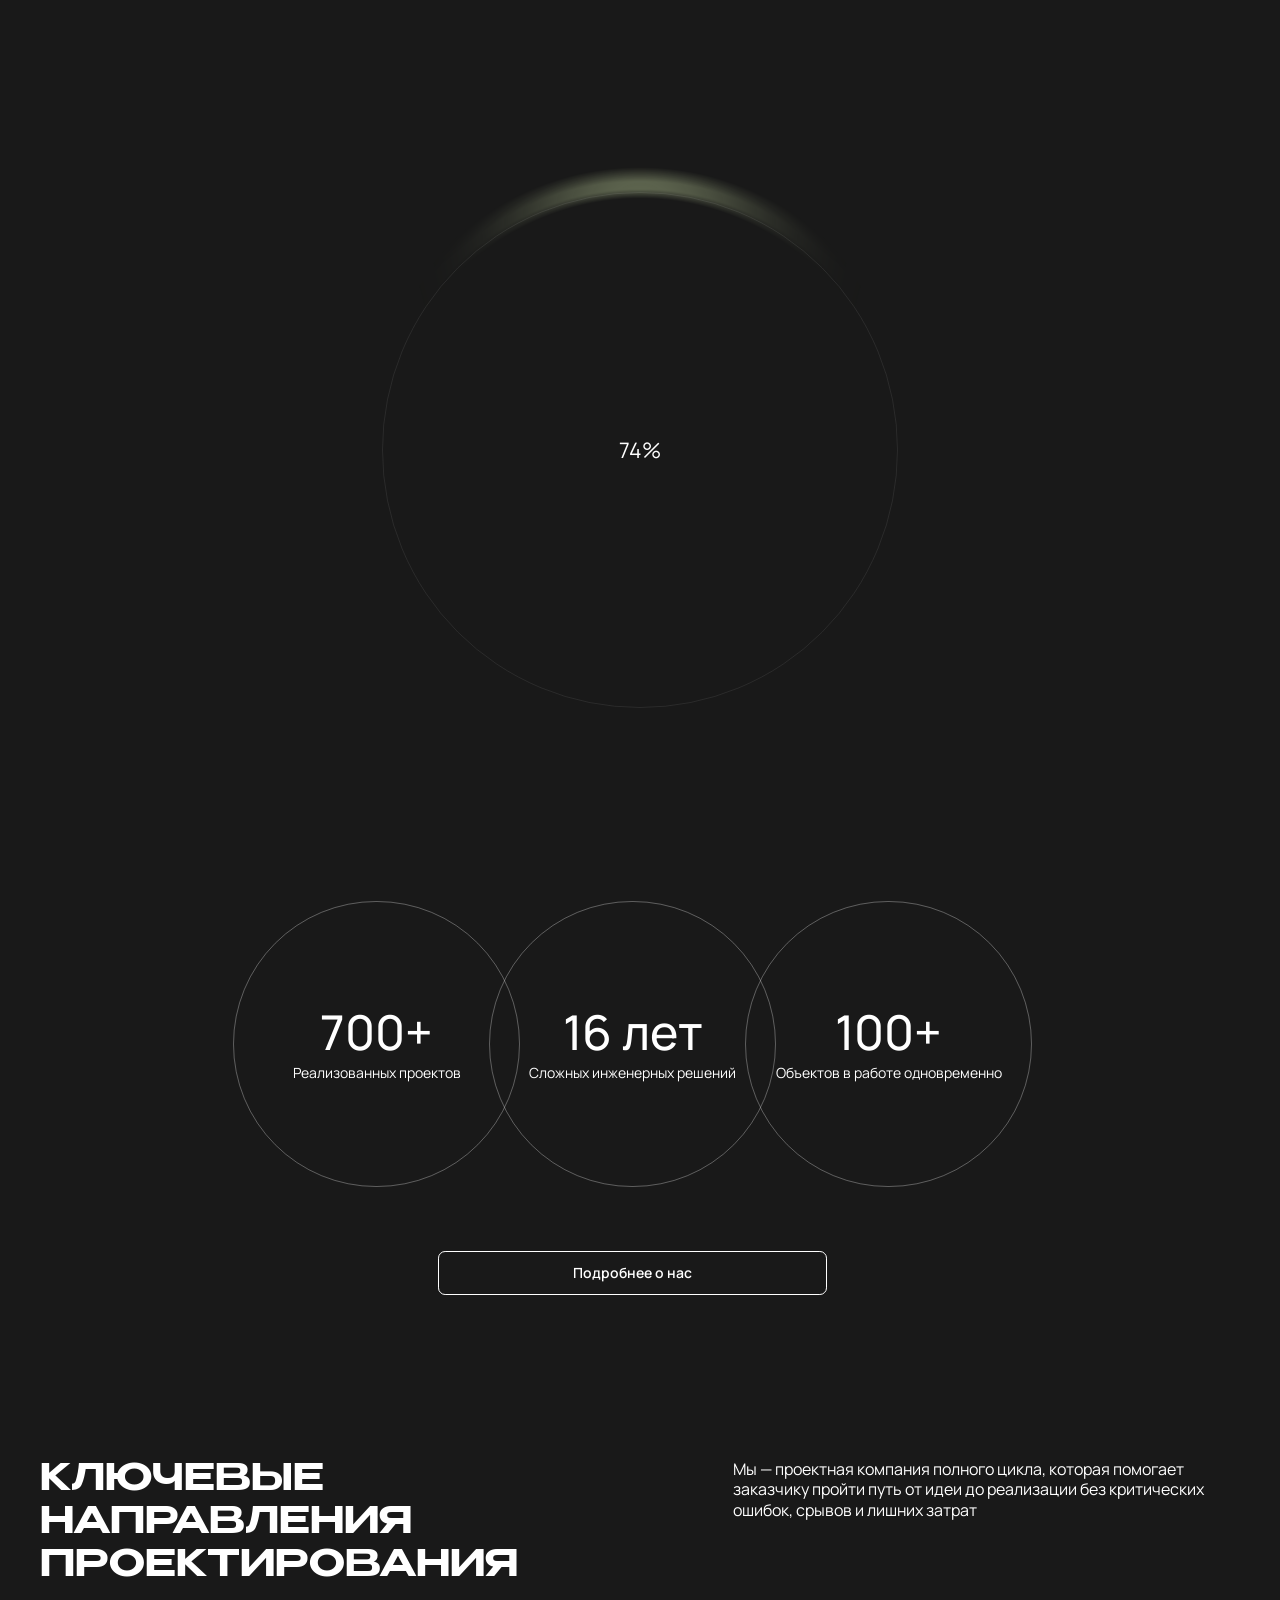
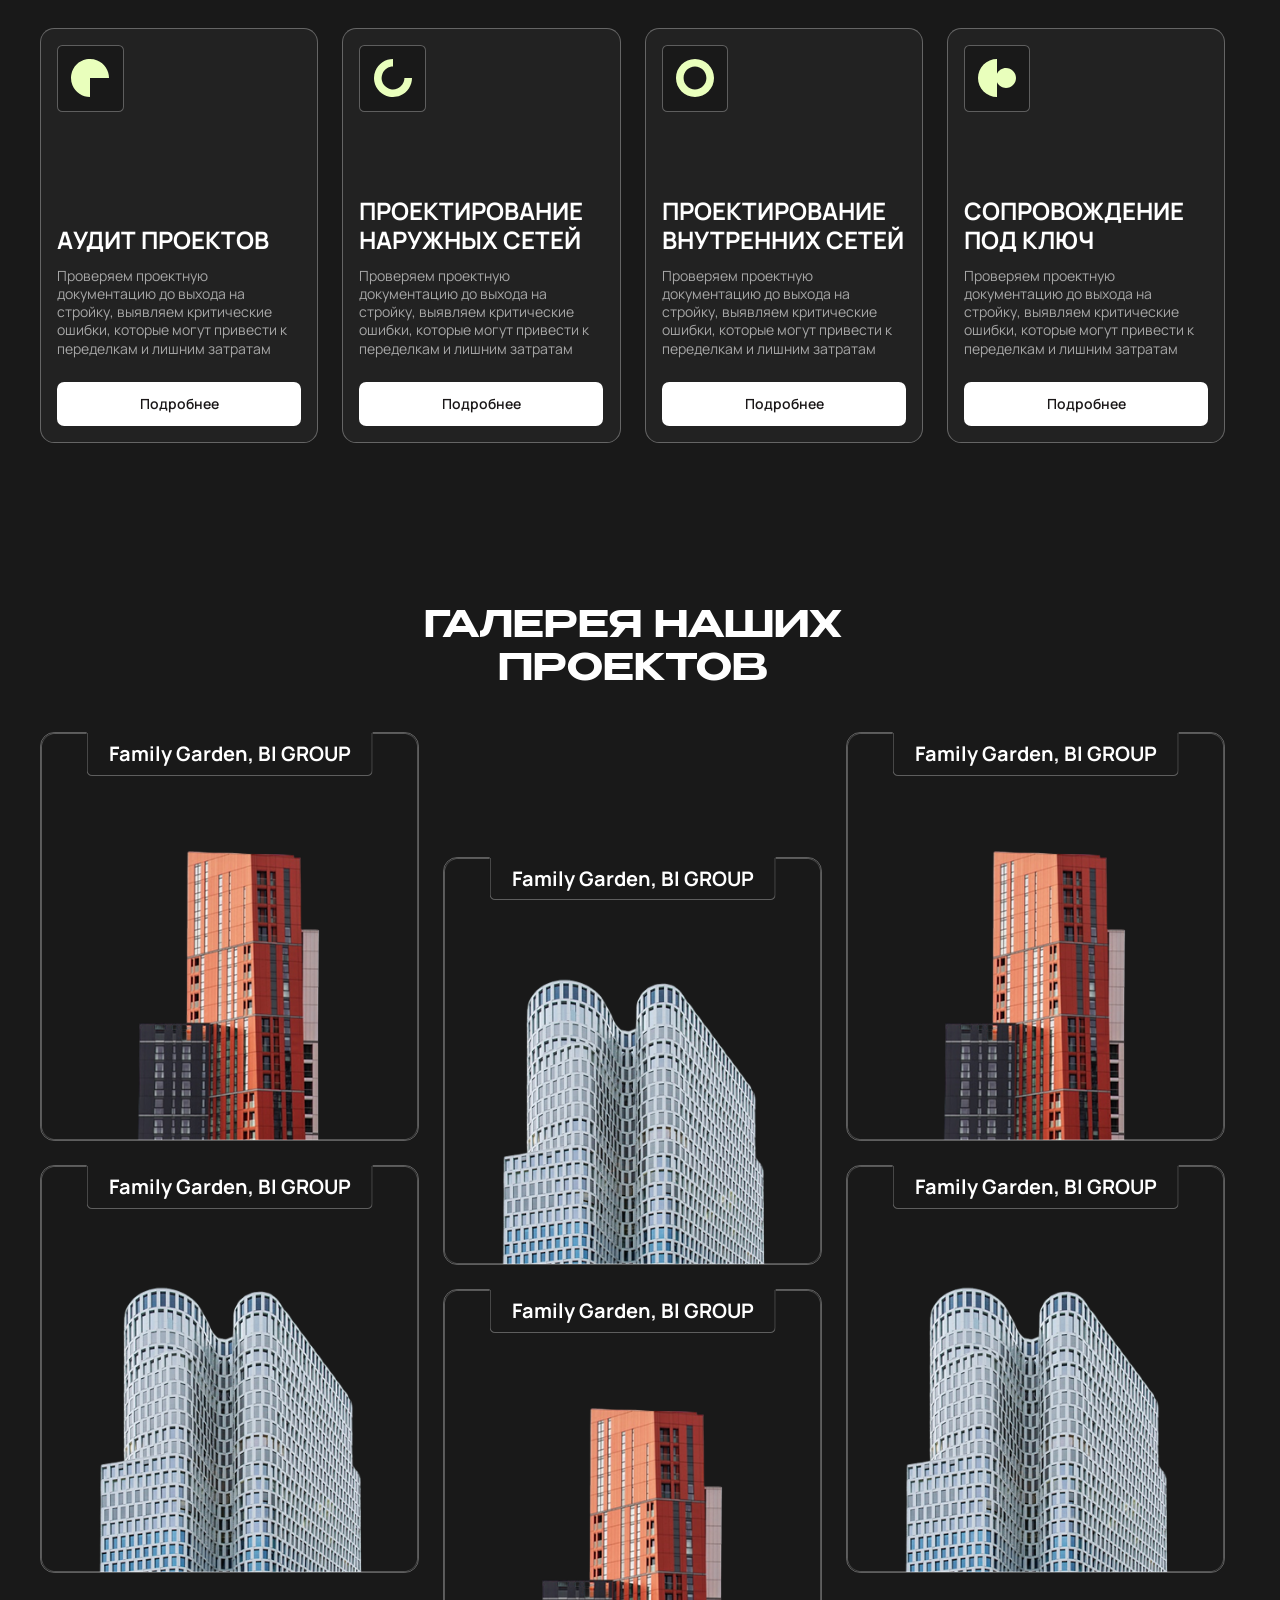
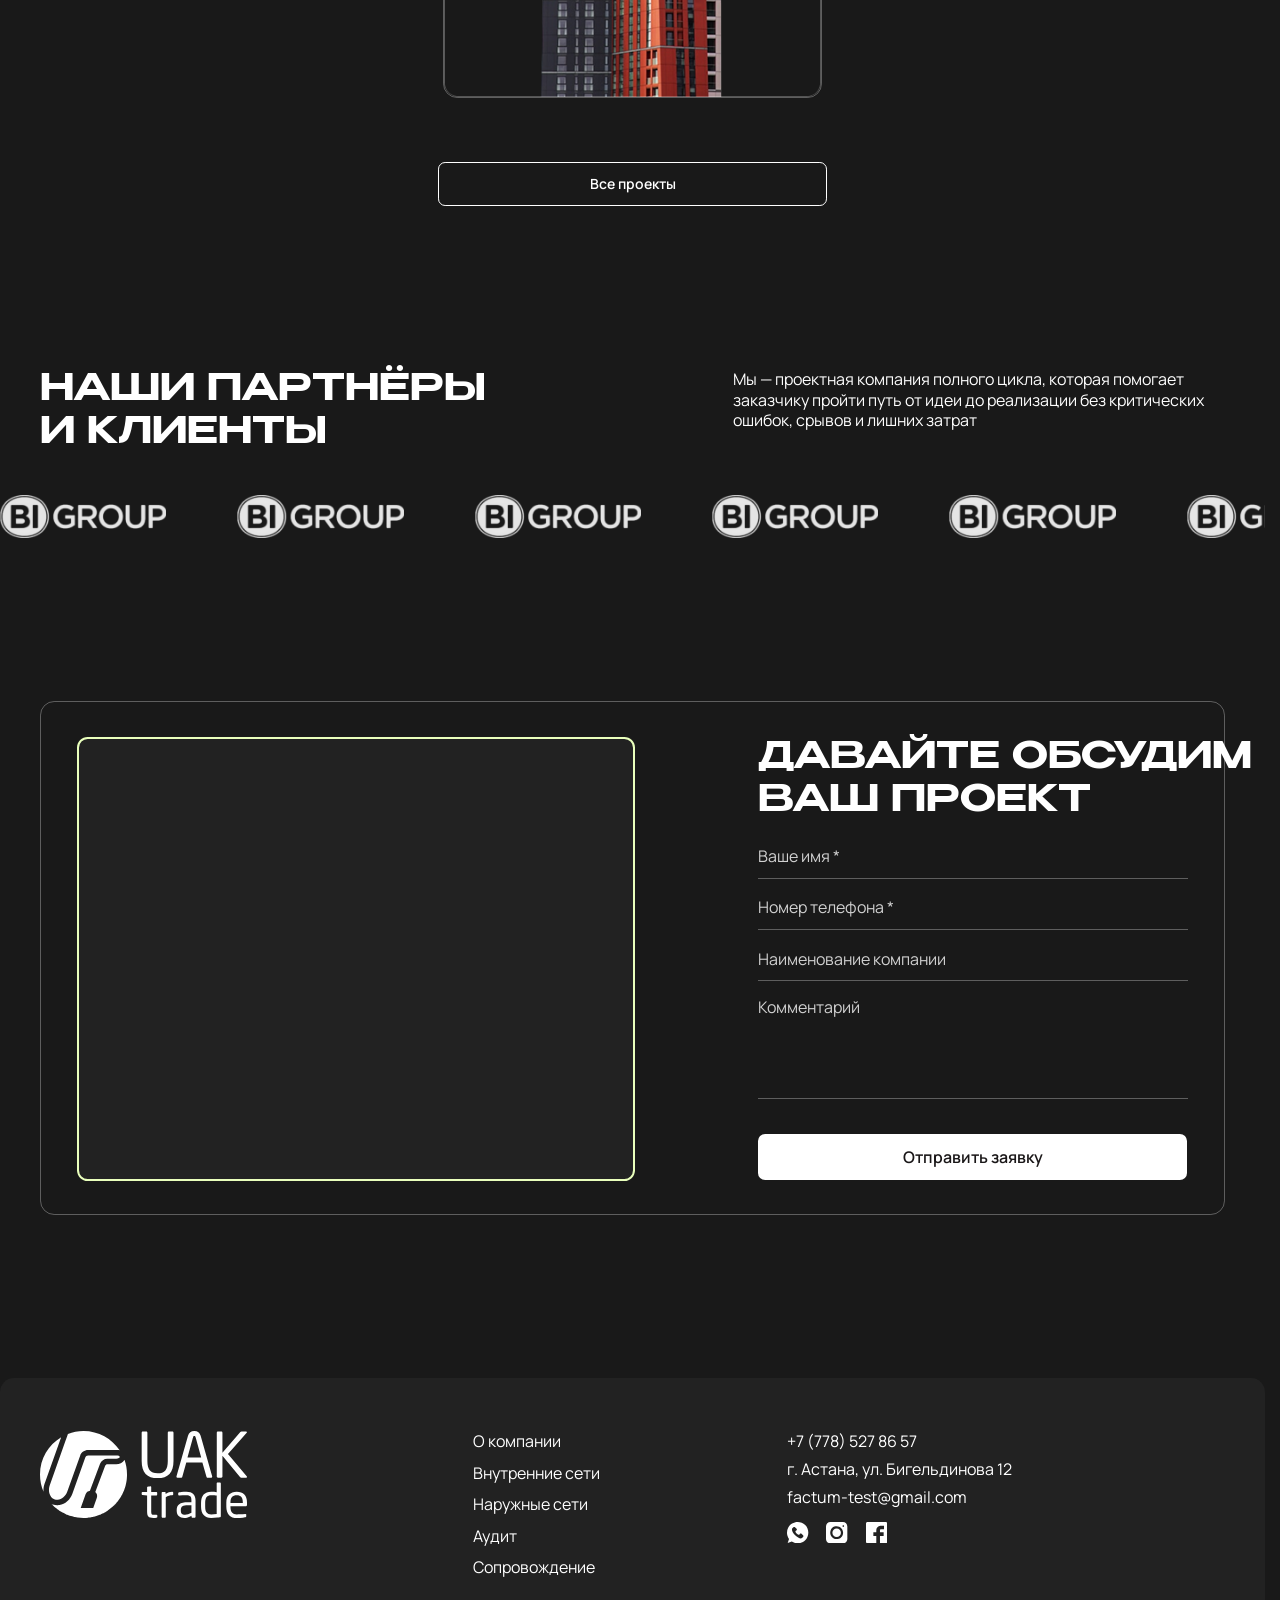
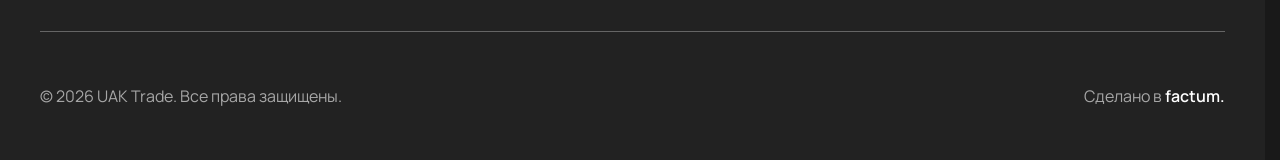
<file: index.html>
<!DOCTYPE html>
<html lang="ru">
<head>
  <meta charset="UTF-8" />
  <meta name="viewport" content="width=device-width, initial-scale=1.0" />
  <title>UAK Trade — инженерное проектирование полного цикла</title>
  <meta name="description" content="UAK Trade — проектная компания полного цикла: аудит проектов, проектирование наружных и внутренних сетей, сопровождение под ключ." />
  <link rel="canonical" href="https://uaktrade.kz/" />

  <meta property="og:type" content="website" />
  <meta property="og:url" content="https://uaktrade.kz/" />
  <meta property="og:title" content="UAK Trade — инженерное проектирование полного цикла" />
  <meta property="og:description" content="Проектная компания полного цикла: аудит, наружные и внутренние сети, сопровождение под ключ." />
  <meta property="og:locale" content="ru_RU" />

  <link rel="preload" as="font" type="font/woff2" href="assets/fonts/manrope-cyrillic-600.woff2" crossorigin />
  <link rel="preload" as="font" type="font/woff2" href="assets/fonts/manrope-cyrillic-400.woff2" crossorigin />

  <link rel="icon" type="image/png" sizes="32x32" href="assets/favicon/fav-32-light.png" media="(prefers-color-scheme: light)" />

  <link rel="icon" type="image/png" sizes="32x32" href="assets/favicon/fav-32-dark.png" media="(prefers-color-scheme: dark)" />

  <link rel="stylesheet" href="src/styles/main.css?v=142" />

  <script type="application/ld+json">
  {
    "@context": "https://schema.org",
    "@type": "ProfessionalService",
    "name": "UAK Trade",
    "description": "Инженерное проектирование полного цикла",
    "url": "https://uaktrade.kz/",
    "areaServed": "KZ"
  }
  </script>
</head>
<body>

  <div class="preloader" data-preloader role="status" aria-live="polite" aria-label="Загрузка сайта">
    <div class="preloader__stage">
      <span class="preloader__glow" aria-hidden="true"></span>
      <span class="preloader__ring" aria-hidden="true"></span>
      <span class="preloader__percent" data-preloader-percent>0%</span>
    </div>
  </div>

  <header class="header" data-header>
    <div class="container header__inner">
      <a class="header__logo" href="index.html" aria-label="UAK Trade — на главную">
        <picture>
          <source media="(max-width: 600px)" srcset="assets/logo/logoMobileNavSVG.svg" />
          <img src="assets/logo/logoNavSVG.svg" alt="UAK Trade" width="133" height="56" />
        </picture>
      </a>

      <div class="header__actions">
        <a class="btn" data-modal-open="#modal-request">
          <span class="btn__swap" ><span>Связаться</span><span>Связаться</span></span>
        </a>
        <button class="btn btn--menu" type="button" data-menu-toggle aria-expanded="false" aria-controls="menu">
          <span class="btn__swap" data-menu-label><span>Меню</span><span>Меню</span></span>
        </button>
      </div>

      <div class="menu" id="menu" data-menu aria-label="Меню">
        <nav class="menu__nav" aria-label="Основная навигация">
          <a class="menu__item" href="about.html"><span>О компании</span><svg class="menu__arrow" viewBox="0 0 14 14" fill="none" aria-hidden="true"><path d="M1 7h12M8 2l5 5-5 5" stroke="currentColor" stroke-width="1.6" stroke-linecap="round" stroke-linejoin="round"/></svg></a>
          <a class="menu__item" href="404.html"><span>Внутренние сети</span><svg class="menu__arrow" viewBox="0 0 14 14" fill="none" aria-hidden="true"><path d="M1 7h12M8 2l5 5-5 5" stroke="currentColor" stroke-width="1.6" stroke-linecap="round" stroke-linejoin="round"/></svg></a>
          <a class="menu__item" href="404.html"><span>Наружные сети</span><svg class="menu__arrow" viewBox="0 0 14 14" fill="none" aria-hidden="true"><path d="M1 7h12M8 2l5 5-5 5" stroke="currentColor" stroke-width="1.6" stroke-linecap="round" stroke-linejoin="round"/></svg></a>
          <a class="menu__item" href="services/audit.html"><span>Аудит</span><svg class="menu__arrow" viewBox="0 0 14 14" fill="none" aria-hidden="true"><path d="M1 7h12M8 2l5 5-5 5" stroke="currentColor" stroke-width="1.6" stroke-linecap="round" stroke-linejoin="round"/></svg></a>
          <a class="menu__item" href="404.html"><span>Сопровождение</span><svg class="menu__arrow" viewBox="0 0 14 14" fill="none" aria-hidden="true"><path d="M1 7h12M8 2l5 5-5 5" stroke="currentColor" stroke-width="1.6" stroke-linecap="round" stroke-linejoin="round"/></svg></a>
          <a class="menu__item" href="contacts.html"><span>Контакты</span><svg class="menu__arrow" viewBox="0 0 14 14" fill="none" aria-hidden="true"><path d="M1 7h12M8 2l5 5-5 5" stroke="currentColor" stroke-width="1.6" stroke-linecap="round" stroke-linejoin="round"/></svg></a>
        </nav>
        <div class="menu__socials">
          <a class="menu__social" href="#" target="_blank" rel="noopener noreferrer" aria-label="WhatsApp">
            <svg viewBox="0 0 24 24" fill="currentColor" aria-hidden="true"><path fill-rule="evenodd" clip-rule="evenodd" d="M11.9946 0C15.1785 0.000106531 18.2323 1.26443 20.4837 3.51475C22.735 5.76515 24 8.81752 24 12C24 15.1825 22.735 18.2348 20.4837 20.4852C18.2323 22.7355 15.1785 23.9999 11.9946 24C9.64628 24.0044 7.34859 23.3146 5.39152 22.0173L0.778387 23.4932L2.27933 19.0348C0.983004 17.2442 0.206714 15.1303 0.0358722 12.9267C-0.134873 10.7233 0.306168 8.5157 1.31088 6.54709C2.31571 4.57838 3.84486 2.92474 5.7299 1.76957C7.61504 0.614412 9.78342 0.00194478 11.9946 0ZM8.10807 5.58649C7.78798 5.58659 7.47925 5.70611 7.24357 5.9226L6.02584 7.14613C4.80878 8.42629 6.15487 11.8199 9.16986 14.8309C12.185 17.8418 15.575 19.248 16.8559 17.9745L18.0737 16.7574C18.2864 16.5225 18.4046 16.2164 18.4046 15.8996C18.4046 15.5829 18.2863 15.2777 18.0737 15.0429L16.2821 13.214C16.1398 13.0643 15.961 12.9539 15.7634 12.8938C15.5659 12.8338 15.356 12.8264 15.1545 12.8715C14.953 12.9167 14.7666 13.0138 14.6136 13.1525C14.4607 13.2911 14.3463 13.4666 14.2815 13.6625C14.1793 13.9392 13.9795 14.17 13.7204 14.3113C13.4614 14.4525 13.1599 14.495 12.8718 14.4312C11.5885 14.1111 9.85924 12.4315 9.539 11.103C9.46077 10.8141 9.49761 10.506 9.64083 10.2431C9.78405 9.98033 10.0228 9.7829 10.308 9.69181C10.5006 9.62704 10.6731 9.51343 10.8098 9.36313C10.9463 9.21293 11.0426 9.03062 11.0887 8.833C11.1348 8.6352 11.13 8.4281 11.0739 8.2329C11.0178 8.03793 10.9123 7.86068 10.7684 7.71761L8.97363 5.9226C8.73786 5.70598 8.4283 5.58652 8.10807 5.58649Z"/></svg>
          </a>
          <a class="menu__social" href="#" target="_blank" rel="noopener noreferrer" aria-label="Instagram">
            <svg viewBox="0 0 24 24" fill="currentColor" aria-hidden="true"><path d="M19.0137 0C21.7675 0.000153829 23.9998 2.2325 24 4.98633V19.0137C23.9998 21.7675 21.7675 23.9998 19.0137 24H4.98633C2.2325 23.9998 0.000153827 21.7675 0 19.0137V4.98633C0.000159498 2.23251 2.23251 0.000159495 4.98633 0H19.0137ZM18.7998 14.542C20.842 8.62245 15.3776 3.15804 9.45801 5.2002C7.46289 5.88838 5.88838 7.46289 5.2002 9.45801C3.1579 15.3775 8.6225 20.8421 14.542 18.7998C16.5373 18.1116 18.1116 16.5371 18.7998 14.542ZM12 7.2002C14.6469 7.2002 16.7998 9.35314 16.7998 12C16.7998 14.6469 14.6469 16.7998 12 16.7998C9.35314 16.7998 7.2002 14.6469 7.2002 12C7.2002 9.35314 9.35314 7.2002 12 7.2002ZM19.8711 3.78418C19.6557 3.65959 19.4043 3.62582 19.1641 3.69043C18.9234 3.75488 18.7222 3.90923 18.5977 4.125C18.4218 4.42981 18.4278 4.80569 18.6348 5.12207C18.6493 5.14464 18.666 5.16627 18.6836 5.18652C18.8841 5.41665 19.1464 5.52344 19.4033 5.52344C19.8254 5.52344 20.2339 5.23624 20.3281 4.74316C20.3331 4.71768 20.3354 4.69082 20.3369 4.66504C20.3576 4.28827 20.1758 3.95996 19.8711 3.78418Z"/></svg>
          </a>
          <a class="menu__social" href="#" target="_blank" rel="noopener noreferrer" aria-label="Facebook">
            <svg viewBox="0 0 24 24" fill="currentColor" aria-hidden="true"><path d="M22.3449 0C23.2552 1.09244e-05 24 0.744839 24 1.65514V22.3449C24 23.2552 23.2552 24 22.3449 24H15.7242V15.7242H19.8621V11.5862H15.7242V9.10345C15.7242 8.6483 16.0966 8.27586 16.5518 8.27586H20.2759V4.13795L16.138 4.13791C13.5724 4.34482 11.5862 6.4965 11.5862 9.10341V11.5862H8.27586V15.7241H11.5862V24H1.65514C0.744839 24 1.0925e-05 23.2552 0 22.3449V1.65514C1.10219e-05 0.74484 0.74484 1.10226e-05 1.65514 0H22.3449Z"/></svg>
          </a>
        </div>
      </div>
    </div>
  </header>


  <main>
  <section class="hero-home">
    <div class="container">
      <div class="hero-home__inner">
        <span class="hero-home__glow" aria-hidden="true"></span>
        <img class="hero-home__decor hero-home__decor--d" src="assets/images/heroBackground.svg" alt="" aria-hidden="true" width="1360" height="602" />
        <img class="hero-home__decor hero-home__decor--m" src="assets/images/heroMobileBackground.svg" alt="" aria-hidden="true" width="358" height="359" />
        <div class="hero-home__content">
          <h1 class="hero-home__title">UAK Trade</h1>
          <p class="hero-home__lead">Инженерное проектирование, где каждый этап под контролем</p>
        </div>
      </div>
      <a class="btn hero-home__cta" href="contacts.html">Связаться</a>
    </div>
  </section>

  <section class="section about-intro">
    <div class="container">
      <h2 class="about-intro__title">Мы — проектная компания полного цикла</h2>

      <div class="circles">
        <div class="circle">
          <span class="circle__value">700+</span>
          <span class="circle__label">Реализованных проектов</span>
        </div>
        <div class="circle">
          <span class="circle__value">16 лет</span>
          <span class="circle__label">Сложных инженерных решений</span>
        </div>
        <div class="circle">
          <span class="circle__value">100+</span>
          <span class="circle__label">Объектов в работе одновременно</span>
        </div>
      </div>

      <div class="actions-center">
        <a class="btn btn--outline btn--wide" href="about.html">Подробнее о нас</a>
      </div>
    </div>
  </section>

  <section class="section services">
    <div class="container">
      <div class="services__head">
        <h2 class="services__title">Ключевые направления проектирования</h2>
        <p class="services__intro">Мы — проектная компания полного цикла, которая помогает заказчику пройти путь от идеи до реализации без критических ошибок, срывов и лишних затрат</p>
      </div>

      <div class="services__grid">
        <article class="service-card">
          <span class="service-card__icon">
            <img src="assets/images/servicesAudit.svg" alt="" width="38" height="38" aria-hidden="true" />
          </span>
          <div class="service-card__body">
            <h3 class="service-card__title">Аудит проектов</h3>
            <p class="service-card__text">Проверяем проектную документацию до выхода на стройку, выявляем критические ошибки, которые могут привести к переделкам и лишним затратам</p>
          </div>
          <a class="btn btn--block" href="services/audit.html">Подробнее</a>
        </article>

        <article class="service-card">
          <span class="service-card__icon">
            <img src="assets/images/servicesProject.svg" alt="" width="38" height="38" aria-hidden="true" />
          </span>
          <div class="service-card__body">
            <h3 class="service-card__title">Проектирование наружных сетей</h3>
            <p class="service-card__text">Проверяем проектную документацию до выхода на стройку, выявляем критические ошибки, которые могут привести к переделкам и лишним затратам</p>
          </div>
          <a class="btn btn--block" href="404.html">Подробнее</a>
        </article>

        <article class="service-card">
          <span class="service-card__icon">
            <img src="assets/images/servicesProjectIn.svg" alt="" width="38" height="38" aria-hidden="true" />
          </span>
          <div class="service-card__body">
            <h3 class="service-card__title">Проектирование внутренних сетей</h3>
            <p class="service-card__text">Проверяем проектную документацию до выхода на стройку, выявляем критические ошибки, которые могут привести к переделкам и лишним затратам</p>
          </div>
          <a class="btn btn--block" href="404.html">Подробнее</a>
        </article>

        <article class="service-card">
          <span class="service-card__icon">
            <img src="assets/images/servicesKey.svg" alt="" width="38" height="38" aria-hidden="true" />
          </span>
          <div class="service-card__body">
            <h3 class="service-card__title">Сопровождение под ключ</h3>
            <p class="service-card__text">Проверяем проектную документацию до выхода на стройку, выявляем критические ошибки, которые могут привести к переделкам и лишним затратам</p>
          </div>
          <a class="btn btn--block" href="404.html">Подробнее</a>
        </article>
      </div>
    </div>
  </section>

  <section class="section proj">
    <div class="container">
      <h2 class="proj__title">Галерея наших проектов</h2>

      <div class="proj__gallery">
        <div class="proj__col">
          <figure class="proj-card">
          <a class="proj-card__link" href="project.html" aria-label="Family Gardens — открыть проект"></a>
            <span class="proj-card__tag">Family Garden, BI GROUP</span>
            <img class="proj-card__img" src="assets/images/projects_image_1.png" alt="Family Garden, BI GROUP" width="437" height="471" loading="lazy" />
          </figure>
          <figure class="proj-card">
          <a class="proj-card__link" href="project.html" aria-label="Family Gardens — открыть проект"></a>
            <span class="proj-card__tag">Family Garden, BI GROUP</span>
            <img class="proj-card__img" src="assets/images/projects_image_2.png" alt="Family Garden, BI GROUP" width="437" height="471" loading="lazy" />
          </figure>
        </div>

        <div class="proj__col proj__col--offset">
          <figure class="proj-card">
          <a class="proj-card__link" href="project.html" aria-label="Family Gardens — открыть проект"></a>
            <span class="proj-card__tag">Family Garden, BI GROUP</span>
            <img class="proj-card__img" src="assets/images/projects_image_2.png" alt="Family Garden, BI GROUP" width="437" height="471" loading="lazy" />
          </figure>
          <figure class="proj-card proj-card--m-hide">
          <a class="proj-card__link" href="project.html" aria-label="Family Gardens — открыть проект"></a>
            <span class="proj-card__tag">Family Garden, BI GROUP</span>
            <img class="proj-card__img" src="assets/images/projects_image_1.png" alt="Family Garden, BI GROUP" width="437" height="471" loading="lazy" />
          </figure>
        </div>

        <div class="proj__col">
          <figure class="proj-card proj-card--m-hide">
          <a class="proj-card__link" href="project.html" aria-label="Family Gardens — открыть проект"></a>
            <span class="proj-card__tag">Family Garden, BI GROUP</span>
            <img class="proj-card__img" src="assets/images/projects_image_1.png" alt="Family Garden, BI GROUP" width="437" height="471" loading="lazy" />
          </figure>
          <figure class="proj-card proj-card--m-hide">
          <a class="proj-card__link" href="project.html" aria-label="Family Gardens — открыть проект"></a>
            <span class="proj-card__tag">Family Garden, BI GROUP</span>
            <img class="proj-card__img" src="assets/images/projects_image_2.png" alt="Family Garden, BI GROUP" width="437" height="471" loading="lazy" />
          </figure>
        </div>
      </div>

      <div class="actions-center">
        <a class="btn btn--outline btn--wide" href="projects.html">Все проекты</a>
      </div>
    </div>
  </section>

  <section class="section ticker">
    <div class="container ticker__head">
      <h2 class="ticker__title">Наши партнёры и клиенты</h2>
      <p class="ticker__intro">Мы — проектная компания полного цикла, которая помогает заказчику пройти путь от идеи до реализации без критических ошибок, срывов и лишних затрат</p>
    </div>

    <div class="ticker__track" aria-hidden="true">
      <div class="ticker__line ticker__line--ltr">
        <ul class="ticker__row">
          <li class="ticker__item"><img src="assets/images/runningLine.png" alt="" width="187" height="48" /></li>
          <li class="ticker__item"><img src="assets/images/runningLine.png" alt="" width="187" height="48" /></li>
          <li class="ticker__item"><img src="assets/images/runningLine.png" alt="" width="187" height="48" /></li>
          <li class="ticker__item"><img src="assets/images/runningLine.png" alt="" width="187" height="48" /></li>
          <li class="ticker__item"><img src="assets/images/runningLine.png" alt="" width="187" height="48" /></li>
          <li class="ticker__item"><img src="assets/images/runningLine.png" alt="" width="187" height="48" /></li>
        </ul>
        <ul class="ticker__row" aria-hidden="true">
          <li class="ticker__item"><img src="assets/images/runningLine.png" alt="" width="187" height="48" /></li>
          <li class="ticker__item"><img src="assets/images/runningLine.png" alt="" width="187" height="48" /></li>
          <li class="ticker__item"><img src="assets/images/runningLine.png" alt="" width="187" height="48" /></li>
          <li class="ticker__item"><img src="assets/images/runningLine.png" alt="" width="187" height="48" /></li>
          <li class="ticker__item"><img src="assets/images/runningLine.png" alt="" width="187" height="48" /></li>
          <li class="ticker__item"><img src="assets/images/runningLine.png" alt="" width="187" height="48" /></li>
        </ul>
      </div>
      <div class="ticker__line ticker__line--rtl">
        <ul class="ticker__row">
          <li class="ticker__item"><img src="assets/images/runningLine.png" alt="" width="187" height="48" /></li>
          <li class="ticker__item"><img src="assets/images/runningLine.png" alt="" width="187" height="48" /></li>
          <li class="ticker__item"><img src="assets/images/runningLine.png" alt="" width="187" height="48" /></li>
          <li class="ticker__item"><img src="assets/images/runningLine.png" alt="" width="187" height="48" /></li>
          <li class="ticker__item"><img src="assets/images/runningLine.png" alt="" width="187" height="48" /></li>
          <li class="ticker__item"><img src="assets/images/runningLine.png" alt="" width="187" height="48" /></li>
        </ul>
        <ul class="ticker__row" aria-hidden="true">
          <li class="ticker__item"><img src="assets/images/runningLine.png" alt="" width="187" height="48" /></li>
          <li class="ticker__item"><img src="assets/images/runningLine.png" alt="" width="187" height="48" /></li>
          <li class="ticker__item"><img src="assets/images/runningLine.png" alt="" width="187" height="48" /></li>
          <li class="ticker__item"><img src="assets/images/runningLine.png" alt="" width="187" height="48" /></li>
          <li class="ticker__item"><img src="assets/images/runningLine.png" alt="" width="187" height="48" /></li>
          <li class="ticker__item"><img src="assets/images/runningLine.png" alt="" width="187" height="48" /></li>
        </ul>
      </div>
    </div>
  </section>

  <section class="section">
    <div class="container">
      <div class="cta">
        <div class="cta__media">
          <iframe title="г. Астана, ул. Бигельдинова 12"
                  src="https://yandex.ru/map-widget/v1/?ll=71.430500%2C51.128500&z=16&pt=71.430500%2C51.128500"
                  loading="lazy" allowfullscreen></iframe>
        </div>

        <div class="cta__content">
          <h2 class="cta__title"><span>Давайте обсудим</span> <span>ваш проект</span></h2>

          <form class="cta__form" data-form data-success="#modal-success">
            <div class="cta__fields">
              <div class="cta__field" data-field="name">
                <input class="cta__control field__control" type="text" name="name" placeholder="Ваше имя *" />
              </div>
              <div class="cta__field" data-field="phone">
                <input class="cta__control field__control" type="tel" name="phone" placeholder="Номер телефона *" />
              </div>
              <div class="cta__field">
                <input class="cta__control field__control" type="text" name="company" placeholder="Наименование компании" />
              </div>
              <div class="cta__field cta__field--comment">
                <textarea class="cta__control field__control" name="comment" rows="1" placeholder="Комментарий"></textarea>
              </div>
            </div>

            <button class="btn btn--md btn--block" type="submit">Отправить заявку</button>
          </form>
        </div>
      </div>
    </div>
  </section>

  </main>

  <footer class="footer">
    <div class="container">
      <div class="footer__grid">
        <div>
          <a class="footer__logo" href="index.html" aria-label="UAK Trade">
            <picture>
              <source media="(max-width: 600px)" srcset="assets/logo/logoFooterMobileSVG.svg" />
              <img src="assets/logo/logoFooterSVG.svg" alt="UAK Trade" width="207" height="87" />
            </picture>
          </a>
        </div>

        <div class="footer__cols">
        <div>
          <ul class="footer__list">
            <li><a href="about.html">О компании</a></li>
            <li><a href="404.html">Внутренние сети</a></li>
            <li><a href="404.html">Наружные сети</a></li>
            <li><a href="services/audit.html">Аудит</a></li>
            <li><a href="404.html">Сопровождение</a></li>
          </ul>
        </div>

        <div>
          <div class="footer__contacts">
            <a href="tel:+77785278657">+7 (778) 527 86 57</a>
            <span>г. Астана, ул. Бигельдинова 12</span>
            <a href="mailto:factum-test@gmail.com">factum-test@gmail.com</a>
          </div>
          <div class="footer__socials">
            <a class="footer__social" href="#" target="_blank" rel="noopener noreferrer" aria-label="WhatsApp">
              <svg viewBox="0 0 24 24" fill="currentColor" aria-hidden="true"><path fill-rule="evenodd" clip-rule="evenodd" d="M11.9946 0C15.1785 0.000106531 18.2323 1.26443 20.4837 3.51475C22.735 5.76515 24 8.81752 24 12C24 15.1825 22.735 18.2348 20.4837 20.4852C18.2323 22.7355 15.1785 23.9999 11.9946 24C9.64628 24.0044 7.34859 23.3146 5.39152 22.0173L0.778387 23.4932L2.27933 19.0348C0.983004 17.2442 0.206714 15.1303 0.0358722 12.9267C-0.134873 10.7233 0.306168 8.5157 1.31088 6.54709C2.31571 4.57838 3.84486 2.92474 5.7299 1.76957C7.61504 0.614412 9.78342 0.00194478 11.9946 0ZM8.10807 5.58649C7.78798 5.58659 7.47925 5.70611 7.24357 5.9226L6.02584 7.14613C4.80878 8.42629 6.15487 11.8199 9.16986 14.8309C12.185 17.8418 15.575 19.248 16.8559 17.9745L18.0737 16.7574C18.2864 16.5225 18.4046 16.2164 18.4046 15.8996C18.4046 15.5829 18.2863 15.2777 18.0737 15.0429L16.2821 13.214C16.1398 13.0643 15.961 12.9539 15.7634 12.8938C15.5659 12.8338 15.356 12.8264 15.1545 12.8715C14.953 12.9167 14.7666 13.0138 14.6136 13.1525C14.4607 13.2911 14.3463 13.4666 14.2815 13.6625C14.1793 13.9392 13.9795 14.17 13.7204 14.3113C13.4614 14.4525 13.1599 14.495 12.8718 14.4312C11.5885 14.1111 9.85924 12.4315 9.539 11.103C9.46077 10.8141 9.49761 10.506 9.64083 10.2431C9.78405 9.98033 10.0228 9.7829 10.308 9.69181C10.5006 9.62704 10.6731 9.51343 10.8098 9.36313C10.9463 9.21293 11.0426 9.03062 11.0887 8.833C11.1348 8.6352 11.13 8.4281 11.0739 8.2329C11.0178 8.03793 10.9123 7.86068 10.7684 7.71761L8.97363 5.9226C8.73786 5.70598 8.4283 5.58652 8.10807 5.58649Z"/></svg>
            </a>
            <a class="footer__social" href="#" target="_blank" rel="noopener noreferrer" aria-label="Instagram">
              <svg viewBox="0 0 24 24" fill="currentColor" aria-hidden="true"><path d="M19.0137 0C21.7675 0.000153829 23.9998 2.2325 24 4.98633V19.0137C23.9998 21.7675 21.7675 23.9998 19.0137 24H4.98633C2.2325 23.9998 0.000153827 21.7675 0 19.0137V4.98633C0.000159498 2.23251 2.23251 0.000159495 4.98633 0H19.0137ZM18.7998 14.542C20.842 8.62245 15.3776 3.15804 9.45801 5.2002C7.46289 5.88838 5.88838 7.46289 5.2002 9.45801C3.1579 15.3775 8.6225 20.8421 14.542 18.7998C16.5373 18.1116 18.1116 16.5371 18.7998 14.542ZM12 7.2002C14.6469 7.2002 16.7998 9.35314 16.7998 12C16.7998 14.6469 14.6469 16.7998 12 16.7998C9.35314 16.7998 7.2002 14.6469 7.2002 12C7.2002 9.35314 9.35314 7.2002 12 7.2002ZM19.8711 3.78418C19.6557 3.65959 19.4043 3.62582 19.1641 3.69043C18.9234 3.75488 18.7222 3.90923 18.5977 4.125C18.4218 4.42981 18.4278 4.80569 18.6348 5.12207C18.6493 5.14464 18.666 5.16627 18.6836 5.18652C18.8841 5.41665 19.1464 5.52344 19.4033 5.52344C19.8254 5.52344 20.2339 5.23624 20.3281 4.74316C20.3331 4.71768 20.3354 4.69082 20.3369 4.66504C20.3576 4.28827 20.1758 3.95996 19.8711 3.78418Z"/></svg>
            </a>
            <a class="footer__social" href="#" target="_blank" rel="noopener noreferrer" aria-label="Facebook">
              <svg viewBox="0 0 24 24" fill="currentColor" aria-hidden="true"><path d="M22.3449 0C23.2552 1.09244e-05 24 0.744839 24 1.65514V22.3449C24 23.2552 23.2552 24 22.3449 24H15.7242V15.7242H19.8621V11.5862H15.7242V9.10345C15.7242 8.6483 16.0966 8.27586 16.5518 8.27586H20.2759V4.13795L16.138 4.13791C13.5724 4.34482 11.5862 6.4965 11.5862 9.10341V11.5862H8.27586V15.7241H11.5862V24H1.65514C0.744839 24 1.0925e-05 23.2552 0 22.3449V1.65514C1.10219e-05 0.74484 0.74484 1.10226e-05 1.65514 0H22.3449Z"/></svg>
            </a>
          </div>
        </div>
        </div>
      </div>

      <hr class="footer__divider" />

      <div class="footer__bottom">
        <span>© 2026 UAK Trade. Все права защищены.</span>
        <span>Сделано в <a href="https://factum.agency/" target="_blank" rel="noopener noreferrer"><b>factum.</b></a></span>
      </div>
    </div>
  </footer>

  <div class="modal" id="modal-request">
    <div class="modal__overlay" data-modal-close></div>
    <div class="modal__dialog modal__dialog--form" role="dialog" aria-modal="true" aria-labelledby="modal-request-title">
      <button class="modal__close" type="button" data-modal-close aria-label="Закрыть">
        <svg viewBox="0 0 14 14" fill="none" aria-hidden="true"><path d="M1 1l12 12M13 1L1 13" stroke="currentColor" stroke-width="1.5" stroke-linecap="round"/></svg>
      </button>
      <h3 class="modal__title" id="modal-request-title">Оставьте заявку</h3>
      <form class="cta__form" data-form data-success="#modal-success">
        <div class="cta__fields">
          <div class="cta__field" data-field="name">
            <input class="cta__control field__control" type="text" name="name" placeholder="Ваше имя *" />
          </div>
          <div class="cta__field" data-field="phone">
            <input class="cta__control field__control" type="tel" name="phone" placeholder="Номер телефона *" />
          </div>
          <div class="cta__field">
            <input class="cta__control field__control" type="text" name="company" placeholder="Наименование компании" />
          </div>
          <div class="cta__field cta__field--comment">
            <textarea class="cta__control field__control" name="comment" rows="1" placeholder="Комментарий"></textarea>
          </div>
        </div>
        <button class="btn btn--md btn--block" type="submit">Отправить заявку</button>
      </form>
    </div>
  </div>

  <script src="assets/vendor/lenis.min.js"></script>
  <script src="src/lib/main.js?v=12"></script>
</body>
</html>
</file>
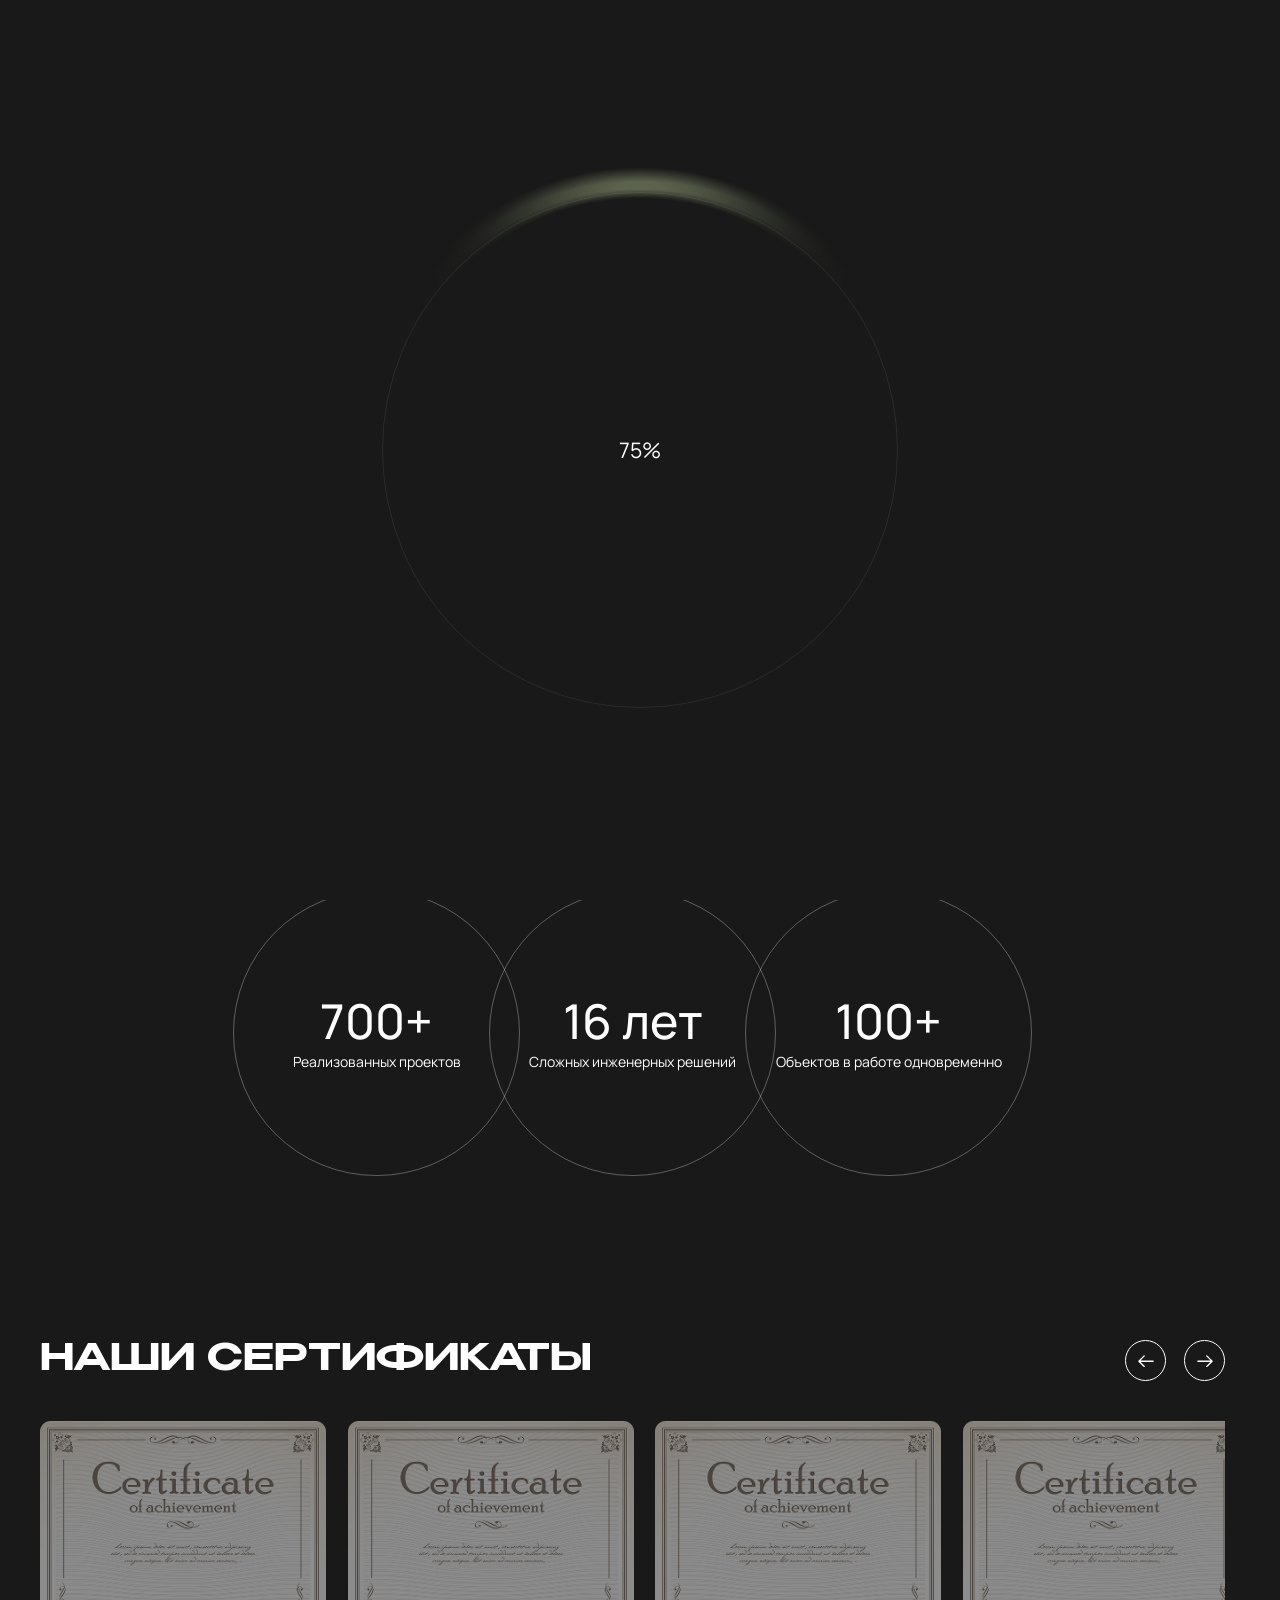
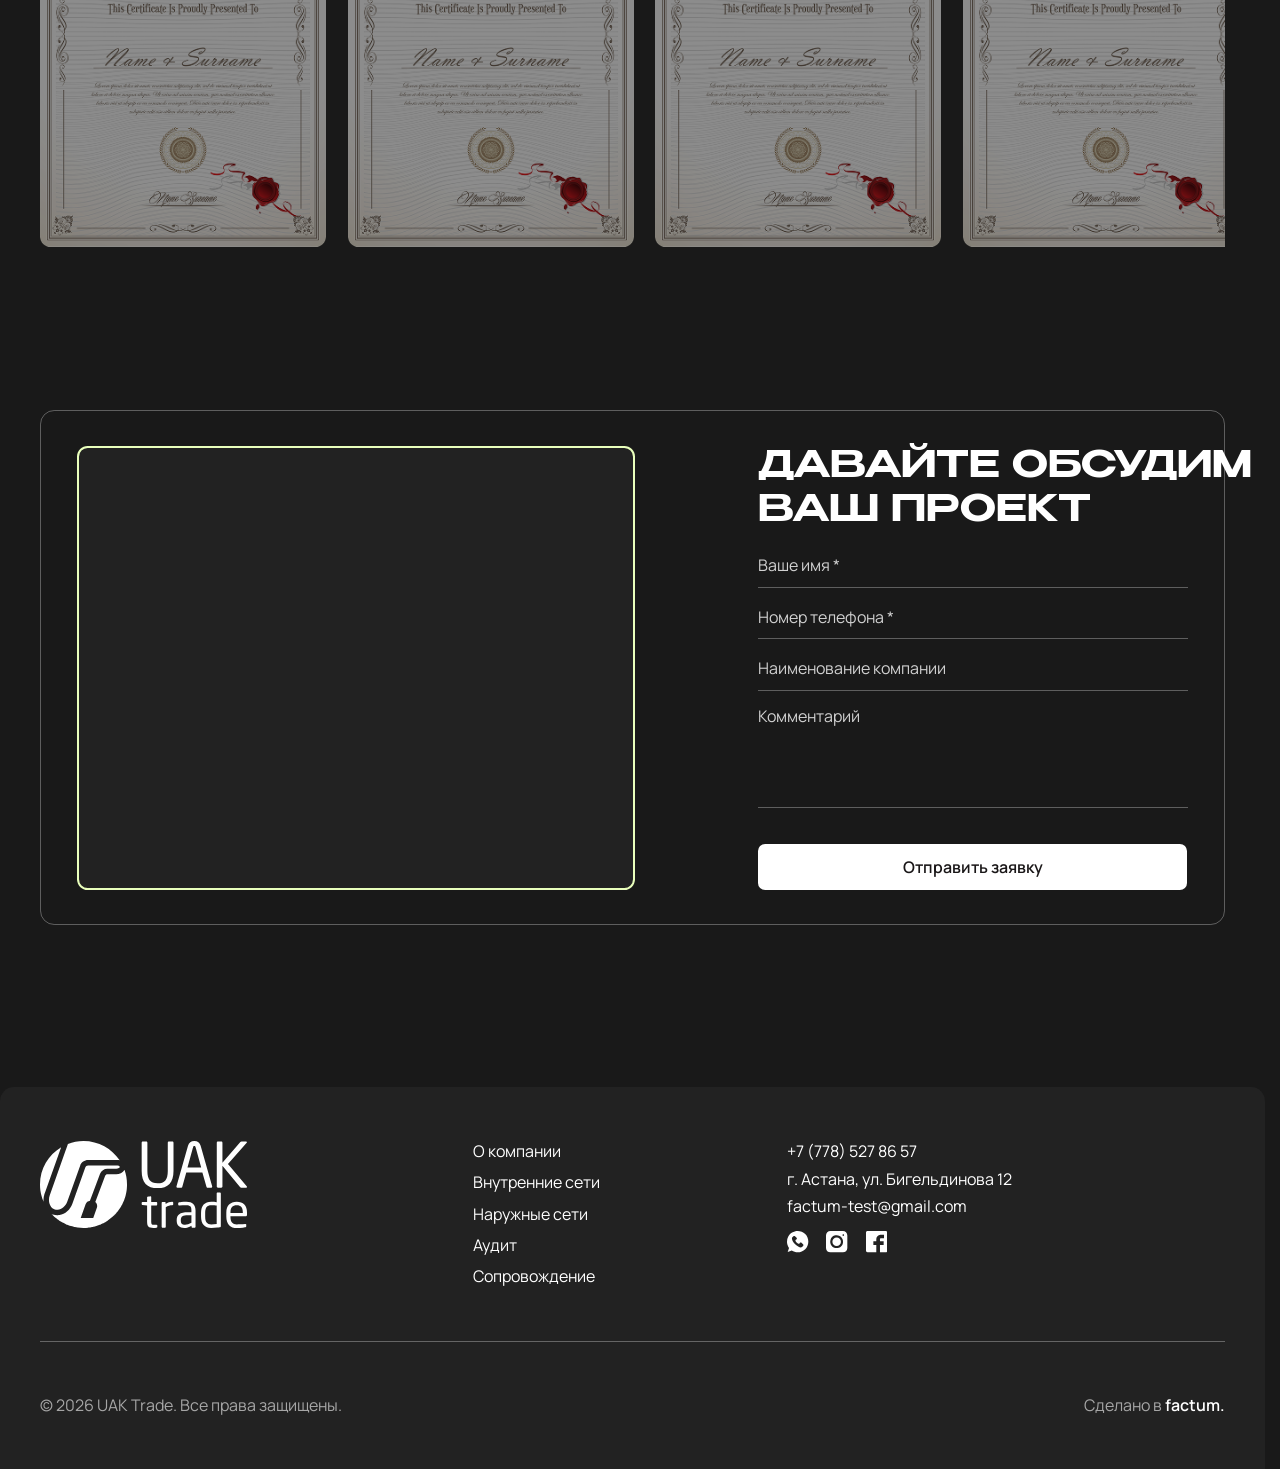
<file: about.html>
<!DOCTYPE html>
<html lang="ru">
<head>
  <meta charset="UTF-8" />
  <meta name="viewport" content="width=device-width, initial-scale=1.0" />
  <title>О компании — UAK Trade</title>
  <meta name="description" content="UAK Trade — проектная компания полного цикла: 16 лет опыта, 700+ реализованных проектов, сертификаты и полное сопровождение от идеи до реализации." />
  <link rel="canonical" href="https://uaktrade.kz/about.html" />

  <meta property="og:type" content="website" />
  <meta property="og:url" content="https://uaktrade.kz/about.html" />
  <meta property="og:title" content="О компании — UAK Trade" />
  <meta property="og:description" content="Проектная компания полного цикла: аудит, наружные и внутренние сети, сопровождение под ключ." />
  <meta property="og:locale" content="ru_RU" />

  <link rel="preload" as="font" type="font/woff2" href="assets/fonts/manrope-cyrillic-600.woff2" crossorigin />
  <link rel="preload" as="font" type="font/woff2" href="assets/fonts/manrope-cyrillic-400.woff2" crossorigin />

  <link rel="icon" type="image/png" sizes="32x32" href="assets/favicon/fav-32-light.png" media="(prefers-color-scheme: light)" />

  <link rel="icon" type="image/png" sizes="32x32" href="assets/favicon/fav-32-dark.png" media="(prefers-color-scheme: dark)" />

  <link rel="stylesheet" href="assets/vendor/fancybox.css" />
  <link rel="stylesheet" href="src/styles/main.css?v=142" />
</head>
<body>

  <div class="preloader" data-preloader role="status" aria-live="polite" aria-label="Загрузка сайта">
    <div class="preloader__stage">
      <span class="preloader__glow" aria-hidden="true"></span>
      <span class="preloader__ring" aria-hidden="true"></span>
      <span class="preloader__percent" data-preloader-percent>0%</span>
    </div>
  </div>

  <header class="header" data-header>
    <div class="container header__inner">
      <a class="header__logo" href="index.html" aria-label="UAK Trade — на главную">
        <picture>
          <source media="(max-width: 600px)" srcset="assets/logo/logoMobileNavSVG.svg" />
          <img src="assets/logo/logoNavSVG.svg" alt="UAK Trade" width="133" height="56" />
        </picture>
      </a>

      <div class="header__actions">
        <a class="btn" data-modal-open="#modal-request">
          <span class="btn__swap"><span>Связаться</span><span>Связаться</span></span>
        </a>
        <button class="btn btn--menu" type="button" data-menu-toggle aria-expanded="false" aria-controls="menu">
          <span class="btn__swap" data-menu-label><span>Меню</span><span>Меню</span></span>
        </button>
      </div>

      <div class="menu" id="menu" data-menu aria-label="Меню">
        <nav class="menu__nav" aria-label="Основная навигация">
          <a class="menu__item" href="about.html" aria-current="page"><span>О компании</span><svg class="menu__arrow" viewBox="0 0 14 14" fill="none" aria-hidden="true"><path d="M1 7h12M8 2l5 5-5 5" stroke="currentColor" stroke-width="1.6" stroke-linecap="round" stroke-linejoin="round"/></svg></a>
          <a class="menu__item" href="404.html"><span>Внутренние сети</span><svg class="menu__arrow" viewBox="0 0 14 14" fill="none" aria-hidden="true"><path d="M1 7h12M8 2l5 5-5 5" stroke="currentColor" stroke-width="1.6" stroke-linecap="round" stroke-linejoin="round"/></svg></a>
          <a class="menu__item" href="404.html"><span>Наружные сети</span><svg class="menu__arrow" viewBox="0 0 14 14" fill="none" aria-hidden="true"><path d="M1 7h12M8 2l5 5-5 5" stroke="currentColor" stroke-width="1.6" stroke-linecap="round" stroke-linejoin="round"/></svg></a>
          <a class="menu__item" href="services/audit.html"><span>Аудит</span><svg class="menu__arrow" viewBox="0 0 14 14" fill="none" aria-hidden="true"><path d="M1 7h12M8 2l5 5-5 5" stroke="currentColor" stroke-width="1.6" stroke-linecap="round" stroke-linejoin="round"/></svg></a>
          <a class="menu__item" href="404.html"><span>Сопровождение</span><svg class="menu__arrow" viewBox="0 0 14 14" fill="none" aria-hidden="true"><path d="M1 7h12M8 2l5 5-5 5" stroke="currentColor" stroke-width="1.6" stroke-linecap="round" stroke-linejoin="round"/></svg></a>
          <a class="menu__item" href="contacts.html"><span>Контакты</span><svg class="menu__arrow" viewBox="0 0 14 14" fill="none" aria-hidden="true"><path d="M1 7h12M8 2l5 5-5 5" stroke="currentColor" stroke-width="1.6" stroke-linecap="round" stroke-linejoin="round"/></svg></a>
        </nav>
        <div class="menu__socials">
          <a class="menu__social" href="#" target="_blank" rel="noopener noreferrer" aria-label="WhatsApp">
            <svg viewBox="0 0 24 24" fill="currentColor" aria-hidden="true"><path fill-rule="evenodd" clip-rule="evenodd" d="M11.9946 0C15.1785 0.000106531 18.2323 1.26443 20.4837 3.51475C22.735 5.76515 24 8.81752 24 12C24 15.1825 22.735 18.2348 20.4837 20.4852C18.2323 22.7355 15.1785 23.9999 11.9946 24C9.64628 24.0044 7.34859 23.3146 5.39152 22.0173L0.778387 23.4932L2.27933 19.0348C0.983004 17.2442 0.206714 15.1303 0.0358722 12.9267C-0.134873 10.7233 0.306168 8.5157 1.31088 6.54709C2.31571 4.57838 3.84486 2.92474 5.7299 1.76957C7.61504 0.614412 9.78342 0.00194478 11.9946 0ZM8.10807 5.58649C7.78798 5.58659 7.47925 5.70611 7.24357 5.9226L6.02584 7.14613C4.80878 8.42629 6.15487 11.8199 9.16986 14.8309C12.185 17.8418 15.575 19.248 16.8559 17.9745L18.0737 16.7574C18.2864 16.5225 18.4046 16.2164 18.4046 15.8996C18.4046 15.5829 18.2863 15.2777 18.0737 15.0429L16.2821 13.214C16.1398 13.0643 15.961 12.9539 15.7634 12.8938C15.5659 12.8338 15.356 12.8264 15.1545 12.8715C14.953 12.9167 14.7666 13.0138 14.6136 13.1525C14.4607 13.2911 14.3463 13.4666 14.2815 13.6625C14.1793 13.9392 13.9795 14.17 13.7204 14.3113C13.4614 14.4525 13.1599 14.495 12.8718 14.4312C11.5885 14.1111 9.85924 12.4315 9.539 11.103C9.46077 10.8141 9.49761 10.506 9.64083 10.2431C9.78405 9.98033 10.0228 9.7829 10.308 9.69181C10.5006 9.62704 10.6731 9.51343 10.8098 9.36313C10.9463 9.21293 11.0426 9.03062 11.0887 8.833C11.1348 8.6352 11.13 8.4281 11.0739 8.2329C11.0178 8.03793 10.9123 7.86068 10.7684 7.71761L8.97363 5.9226C8.73786 5.70598 8.4283 5.58652 8.10807 5.58649Z"/></svg>
          </a>
          <a class="menu__social" href="#" target="_blank" rel="noopener noreferrer" aria-label="Instagram">
            <svg viewBox="0 0 24 24" fill="currentColor" aria-hidden="true"><path d="M19.0137 0C21.7675 0.000153829 23.9998 2.2325 24 4.98633V19.0137C23.9998 21.7675 21.7675 23.9998 19.0137 24H4.98633C2.2325 23.9998 0.000153827 21.7675 0 19.0137V4.98633C0.000159498 2.23251 2.23251 0.000159495 4.98633 0H19.0137ZM18.7998 14.542C20.842 8.62245 15.3776 3.15804 9.45801 5.2002C7.46289 5.88838 5.88838 7.46289 5.2002 9.45801C3.1579 15.3775 8.6225 20.8421 14.542 18.7998C16.5373 18.1116 18.1116 16.5371 18.7998 14.542ZM12 7.2002C14.6469 7.2002 16.7998 9.35314 16.7998 12C16.7998 14.6469 14.6469 16.7998 12 16.7998C9.35314 16.7998 7.2002 14.6469 7.2002 12C7.2002 9.35314 9.35314 7.2002 12 7.2002ZM19.8711 3.78418C19.6557 3.65959 19.4043 3.62582 19.1641 3.69043C18.9234 3.75488 18.7222 3.90923 18.5977 4.125C18.4218 4.42981 18.4278 4.80569 18.6348 5.12207C18.6493 5.14464 18.666 5.16627 18.6836 5.18652C18.8841 5.41665 19.1464 5.52344 19.4033 5.52344C19.8254 5.52344 20.2339 5.23624 20.3281 4.74316C20.3331 4.71768 20.3354 4.69082 20.3369 4.66504C20.3576 4.28827 20.1758 3.95996 19.8711 3.78418Z"/></svg>
          </a>
          <a class="menu__social" href="#" target="_blank" rel="noopener noreferrer" aria-label="Facebook">
            <svg viewBox="0 0 24 24" fill="currentColor" aria-hidden="true"><path d="M22.3449 0C23.2552 1.09244e-05 24 0.744839 24 1.65514V22.3449C24 23.2552 23.2552 24 22.3449 24H15.7242V15.7242H19.8621V11.5862H15.7242V9.10345C15.7242 8.6483 16.0966 8.27586 16.5518 8.27586H20.2759V4.13795L16.138 4.13791C13.5724 4.34482 11.5862 6.4965 11.5862 9.10341V11.5862H8.27586V15.7241H11.5862V24H1.65514C0.744839 24 1.0925e-05 23.2552 0 22.3449V1.65514C1.10219e-05 0.74484 0.74484 1.10226e-05 1.65514 0H22.3449Z"/></svg>
          </a>
        </div>
      </div>
    </div>
  </header>


  <main>

  <section class="section about-banner">
    <div class="container">
      <div class="about-banner__inner">
        <img class="about-banner__img" src="assets/images/aboutHero.png" alt="Инженерное проектирование здания в разрезе" width="1360" height="430" />
        <div class="about-banner__content">
          <h1 class="about-banner__title">О компании</h1>
          <p class="about-banner__lead">Полный цикл инженерного  проектирования — от&nbsp;идеи&nbsp;до&nbsp;реализации</p>
        </div>
      </div>
      <button class="btn about-banner__cta" type="button" data-modal-open="#modal-request">Оставить заявку</button>
    </div>
  </section>

  <section class="section about-intro">
    <div class="container">
      <h2 class="about-intro__title about-intro__title--long">
        <strong class="u-accent">Мы — проектная компания полного цикла,</strong> которая помогает  заказчику  пройти  путь от идеи до  реализации  без  критических  ошибок, срывов и   лишних затрат
      </h2>

      <div class="circles">
        <div class="circle">
          <span class="circle__value">700+</span>
          <span class="circle__label">Реализованных проектов</span>
        </div>
        <div class="circle">
          <span class="circle__value">16 лет</span>
          <span class="circle__label">Сложных инженерных решений</span>
        </div>
        <div class="circle">
          <span class="circle__value">100+</span>
          <span class="circle__label">Объектов в работе одновременно</span>
        </div>
      </div>
    </div>
  </section>

  <section class="section certs">
    <div class="container">
      <div class="certs__head">
        <h2 class="certs__title">Наши сертификаты</h2>
        <div class="certs__nav">
          <button class="certs__arrow" type="button" data-cert-prev aria-label="Предыдущий">
            <svg viewBox="0 0 18 14" fill="none" aria-hidden="true"><path d="M7 1 1 7l6 6M1 7h16" stroke="currentColor" stroke-width="1.5" stroke-linecap="round" stroke-linejoin="round"/></svg>
          </button>
          <button class="certs__arrow" type="button" data-cert-next aria-label="Следующий">
            <svg viewBox="0 0 18 14" fill="none" aria-hidden="true"><path d="M11 1l6 6-6 6M17 7H1" stroke="currentColor" stroke-width="1.5" stroke-linecap="round" stroke-linejoin="round"/></svg>
          </button>
        </div>
      </div>

      <ul class="certs__track" data-cert-track>
        <li class="certs__card"><a class="certs__zoom" data-fancybox="certs" href="assets/images/certificate.png" aria-label="Открыть сертификат"><img src="assets/images/certificate.png" alt="Сертификат" width="322" height="480" loading="lazy" /></a></li>
        <li class="certs__card"><a class="certs__zoom" data-fancybox="certs" href="assets/images/certificate.png" aria-label="Открыть сертификат"><img src="assets/images/certificate.png" alt="Сертификат" width="322" height="480" loading="lazy" /></a></li>
        <li class="certs__card"><a class="certs__zoom" data-fancybox="certs" href="assets/images/certificate.png" aria-label="Открыть сертификат"><img src="assets/images/certificate.png" alt="Сертификат" width="322" height="480" loading="lazy" /></a></li>
        <li class="certs__card"><a class="certs__zoom" data-fancybox="certs" href="assets/images/certificate.png" aria-label="Открыть сертификат"><img src="assets/images/certificate.png" alt="Сертификат" width="322" height="480" loading="lazy" /></a></li>
        <li class="certs__card"><a class="certs__zoom" data-fancybox="certs" href="assets/images/certificate.png" aria-label="Открыть сертификат"><img src="assets/images/certificate.png" alt="Сертификат" width="322" height="480" loading="lazy" /></a></li>
        <li class="certs__card"><a class="certs__zoom" data-fancybox="certs" href="assets/images/certificate.png" aria-label="Открыть сертификат"><img src="assets/images/certificate.png" alt="Сертификат" width="322" height="480" loading="lazy" /></a></li>
        <li class="certs__card"><a class="certs__zoom" data-fancybox="certs" href="assets/images/certificate.png" aria-label="Открыть сертификат"><img src="assets/images/certificate.png" alt="Сертификат" width="322" height="480" loading="lazy" /></a></li>
        <li class="certs__card"><a class="certs__zoom" data-fancybox="certs" href="assets/images/certificate.png" aria-label="Открыть сертификат"><img src="assets/images/certificate.png" alt="Сертификат" width="322" height="480" loading="lazy" /></a></li>
      </ul>
    </div>
  </section>

  <section class="section">
    <div class="container">
      <div class="cta">
        <div class="cta__media">
          <iframe title="г. Астана, ул. Бигельдинова 12"
                  src="https://yandex.ru/map-widget/v1/?ll=71.430500%2C51.128500&z=16&pt=71.430500%2C51.128500"
                  loading="lazy" allowfullscreen></iframe>
        </div>

        <div class="cta__content">
          <h2 class="cta__title"><span>Давайте обсудим</span> <span>ваш проект</span></h2>

          <form class="cta__form" data-form data-success="#modal-success">
            <div class="cta__fields">
              <div class="cta__field" data-field="name">
                <input class="cta__control field__control" type="text" name="name" placeholder="Ваше имя *" />
              </div>
              <div class="cta__field" data-field="phone">
                <input class="cta__control field__control" type="tel" name="phone" placeholder="Номер телефона *" />
              </div>
              <div class="cta__field">
                <input class="cta__control field__control" type="text" name="company" placeholder="Наименование компании" />
              </div>
              <div class="cta__field cta__field--comment">
                <textarea class="cta__control field__control" name="comment" rows="1" placeholder="Комментарий"></textarea>
              </div>
            </div>

            <button class="btn btn--md btn--block" type="submit">Отправить заявку</button>
          </form>
        </div>
      </div>
    </div>
  </section>

  </main>

  <footer class="footer">
    <div class="container">
      <div class="footer__grid">
        <div>
          <a class="footer__logo" href="index.html" aria-label="UAK Trade">
            <picture>
              <source media="(max-width: 600px)" srcset="assets/logo/logoFooterMobileSVG.svg" />
              <img src="assets/logo/logoFooterSVG.svg" alt="UAK Trade" width="207" height="87" />
            </picture>
          </a>
        </div>

        <div class="footer__cols">
        <div>
          <ul class="footer__list">
            <li><a href="about.html">О компании</a></li>
            <li><a href="404.html">Внутренние сети</a></li>
            <li><a href="404.html">Наружные сети</a></li>
            <li><a href="services/audit.html">Аудит</a></li>
            <li><a href="404.html">Сопровождение</a></li>
          </ul>
        </div>

        <div>
          <div class="footer__contacts">
            <a href="tel:+77785278657">+7 (778) 527 86 57</a>
            <span>г. Астана, ул. Бигельдинова 12</span>
            <a href="mailto:factum-test@gmail.com">factum-test@gmail.com</a>
          </div>
          <div class="footer__socials">
            <a class="footer__social" href="#" target="_blank" rel="noopener noreferrer" aria-label="WhatsApp">
              <svg viewBox="0 0 24 24" fill="currentColor" aria-hidden="true"><path fill-rule="evenodd" clip-rule="evenodd" d="M11.9946 0C15.1785 0.000106531 18.2323 1.26443 20.4837 3.51475C22.735 5.76515 24 8.81752 24 12C24 15.1825 22.735 18.2348 20.4837 20.4852C18.2323 22.7355 15.1785 23.9999 11.9946 24C9.64628 24.0044 7.34859 23.3146 5.39152 22.0173L0.778387 23.4932L2.27933 19.0348C0.983004 17.2442 0.206714 15.1303 0.0358722 12.9267C-0.134873 10.7233 0.306168 8.5157 1.31088 6.54709C2.31571 4.57838 3.84486 2.92474 5.7299 1.76957C7.61504 0.614412 9.78342 0.00194478 11.9946 0ZM8.10807 5.58649C7.78798 5.58659 7.47925 5.70611 7.24357 5.9226L6.02584 7.14613C4.80878 8.42629 6.15487 11.8199 9.16986 14.8309C12.185 17.8418 15.575 19.248 16.8559 17.9745L18.0737 16.7574C18.2864 16.5225 18.4046 16.2164 18.4046 15.8996C18.4046 15.5829 18.2863 15.2777 18.0737 15.0429L16.2821 13.214C16.1398 13.0643 15.961 12.9539 15.7634 12.8938C15.5659 12.8338 15.356 12.8264 15.1545 12.8715C14.953 12.9167 14.7666 13.0138 14.6136 13.1525C14.4607 13.2911 14.3463 13.4666 14.2815 13.6625C14.1793 13.9392 13.9795 14.17 13.7204 14.3113C13.4614 14.4525 13.1599 14.495 12.8718 14.4312C11.5885 14.1111 9.85924 12.4315 9.539 11.103C9.46077 10.8141 9.49761 10.506 9.64083 10.2431C9.78405 9.98033 10.0228 9.7829 10.308 9.69181C10.5006 9.62704 10.6731 9.51343 10.8098 9.36313C10.9463 9.21293 11.0426 9.03062 11.0887 8.833C11.1348 8.6352 11.13 8.4281 11.0739 8.2329C11.0178 8.03793 10.9123 7.86068 10.7684 7.71761L8.97363 5.9226C8.73786 5.70598 8.4283 5.58652 8.10807 5.58649Z"/></svg>
            </a>
            <a class="footer__social" href="#" target="_blank" rel="noopener noreferrer" aria-label="Instagram">
              <svg viewBox="0 0 24 24" fill="currentColor" aria-hidden="true"><path d="M19.0137 0C21.7675 0.000153829 23.9998 2.2325 24 4.98633V19.0137C23.9998 21.7675 21.7675 23.9998 19.0137 24H4.98633C2.2325 23.9998 0.000153827 21.7675 0 19.0137V4.98633C0.000159498 2.23251 2.23251 0.000159495 4.98633 0H19.0137ZM18.7998 14.542C20.842 8.62245 15.3776 3.15804 9.45801 5.2002C7.46289 5.88838 5.88838 7.46289 5.2002 9.45801C3.1579 15.3775 8.6225 20.8421 14.542 18.7998C16.5373 18.1116 18.1116 16.5371 18.7998 14.542ZM12 7.2002C14.6469 7.2002 16.7998 9.35314 16.7998 12C16.7998 14.6469 14.6469 16.7998 12 16.7998C9.35314 16.7998 7.2002 14.6469 7.2002 12C7.2002 9.35314 9.35314 7.2002 12 7.2002ZM19.8711 3.78418C19.6557 3.65959 19.4043 3.62582 19.1641 3.69043C18.9234 3.75488 18.7222 3.90923 18.5977 4.125C18.4218 4.42981 18.4278 4.80569 18.6348 5.12207C18.6493 5.14464 18.666 5.16627 18.6836 5.18652C18.8841 5.41665 19.1464 5.52344 19.4033 5.52344C19.8254 5.52344 20.2339 5.23624 20.3281 4.74316C20.3331 4.71768 20.3354 4.69082 20.3369 4.66504C20.3576 4.28827 20.1758 3.95996 19.8711 3.78418Z"/></svg>
            </a>
            <a class="footer__social" href="#" target="_blank" rel="noopener noreferrer" aria-label="Facebook">
              <svg viewBox="0 0 24 24" fill="currentColor" aria-hidden="true"><path d="M22.3449 0C23.2552 1.09244e-05 24 0.744839 24 1.65514V22.3449C24 23.2552 23.2552 24 22.3449 24H15.7242V15.7242H19.8621V11.5862H15.7242V9.10345C15.7242 8.6483 16.0966 8.27586 16.5518 8.27586H20.2759V4.13795L16.138 4.13791C13.5724 4.34482 11.5862 6.4965 11.5862 9.10341V11.5862H8.27586V15.7241H11.5862V24H1.65514C0.744839 24 1.0925e-05 23.2552 0 22.3449V1.65514C1.10219e-05 0.74484 0.74484 1.10226e-05 1.65514 0H22.3449Z"/></svg>
            </a>
          </div>
        </div>
        </div>
      </div>

      <hr class="footer__divider" />

      <div class="footer__bottom">
        <span>© 2026 UAK Trade. Все права защищены.</span>
        <span>Сделано в <a href="https://factum.agency/" target="_blank" rel="noopener noreferrer"><b>factum.</b></a></span>
      </div>
    </div>
  </footer>

  <div class="modal" id="modal-request">
    <div class="modal__overlay" data-modal-close></div>
    <div class="modal__dialog modal__dialog--form" role="dialog" aria-modal="true" aria-labelledby="modal-request-title">
      <button class="modal__close" type="button" data-modal-close aria-label="Закрыть">
        <svg viewBox="0 0 14 14" fill="none" aria-hidden="true"><path d="M1 1l12 12M13 1L1 13" stroke="currentColor" stroke-width="1.5" stroke-linecap="round"/></svg>
      </button>
      <h3 class="modal__title" id="modal-request-title">Оставьте заявку</h3>
      <form class="cta__form" data-form data-success="#modal-success">
        <div class="cta__fields">
          <div class="cta__field" data-field="name">
            <input class="cta__control field__control" type="text" name="name" placeholder="Ваше имя *" />
          </div>
          <div class="cta__field" data-field="phone">
            <input class="cta__control field__control" type="tel" name="phone" placeholder="Номер телефона *" />
          </div>
          <div class="cta__field">
            <input class="cta__control field__control" type="text" name="company" placeholder="Наименование компании" />
          </div>
          <div class="cta__field cta__field--comment">
            <textarea class="cta__control field__control" name="comment" rows="1" placeholder="Комментарий"></textarea>
          </div>
        </div>
        <button class="btn btn--md btn--block" type="submit">Отправить заявку</button>
      </form>
    </div>
  </div>

  <script src="assets/vendor/lenis.min.js"></script>
  <script src="assets/vendor/fancybox.umd.js"></script>
  <script src="src/lib/main.js?v=12"></script>
  <script>
    (function () {
      var track = document.querySelector('[data-cert-track]');
      if (!track) return;
      var prev = document.querySelector('[data-cert-prev]');
      var next = document.querySelector('[data-cert-next]');
      var links = Array.prototype.slice.call(track.querySelectorAll('a[data-fancybox]'));
      // Галерея для fancybox: открываем сами (setPointerCapture ниже «перехватывает» click,
      // поэтому штатный Fancybox.bind по делегированию не срабатывает на десктопе)
      var slides = links.map(function (a) { return { src: a.getAttribute('href'), type: 'image' }; });
      function openCert(a) {
        if (!window.Fancybox) return;
        Fancybox.show(slides, {
          startIndex: Math.max(0, links.indexOf(a)),
          hideScrollbar: false,   // не прячем полосу прокрутки → контент не сдвигается (как у модалок)
          on: {
            init: function () { if (window.lenis) window.lenis.stop(); },     // пауза Lenis вместо снятия скролла
            destroy: function () { if (window.lenis) window.lenis.start(); },
          },
        });
      }
      function step() {
        var card = track.querySelector('.certs__card');
        if (!card) return track.clientWidth;
        var gap = parseFloat(getComputedStyle(track).columnGap || getComputedStyle(track).gap || 0) || 0;
        return card.getBoundingClientRect().width + gap;
      }
      prev && prev.addEventListener('click', function () { track.scrollBy({ left: -step(), behavior: 'smooth' }); });
      next && next.addEventListener('click', function () { track.scrollBy({ left:  step(), behavior: 'smooth' }); });

      // Перетаскивание мышью/пальцем (drag-to-scroll)
      var down = false, startX = 0, startScroll = 0, moved = false, downAnchor = null;
      // Гасим нативный drag ссылок/картинок — иначе браузер «тянет ссылку», а не скроллит
      track.querySelectorAll('img, a').forEach(function (el) { el.draggable = false; });
      track.addEventListener('dragstart', function (e) { e.preventDefault(); });
      track.addEventListener('pointerdown', function (e) {
        down = true; moved = false; startX = e.clientX; startScroll = track.scrollLeft;
        downAnchor = e.target.closest ? e.target.closest('a[data-fancybox]') : null;
        track.classList.add('is-dragging');
        e.preventDefault();                                  // не даём начать выделение/нативный drag ссылки
        try { track.setPointerCapture(e.pointerId); } catch (err) {}
      });
      track.addEventListener('pointermove', function (e) {
        if (!down) return;
        if (Math.abs(e.clientX - startX) > 4) moved = true;   // порог: это тянут, а не кликают
        track.scrollLeft = startScroll - (e.clientX - startX);
      });
      // Клик по анкору всегда глушим — открытие делаем сами на pointerup (см. end)
      track.addEventListener('click', function (e) {
        if (e.target.closest('a[data-fancybox]')) { e.preventDefault(); e.stopPropagation(); }
      }, true);
      // Плавная магнитность: после отпускания сами доводим до ближайшей карточки;
      // если не тянули (moved=false) и отпустили на сертификате — открываем fancybox
      var end = function () {
        if (!down) return;
        down = false; track.classList.remove('is-dragging');
        var s = step();
        var target = Math.round(track.scrollLeft / s) * s;
        track.scrollTo({ left: target, behavior: 'smooth' });
        if (!moved && downAnchor) openCert(downAnchor);
        downAnchor = null;
      };
      track.addEventListener('pointerup', end);
      track.addEventListener('pointercancel', end);
      track.addEventListener('pointerleave', end);
    })();
  </script>
</body>
</html>
</file>
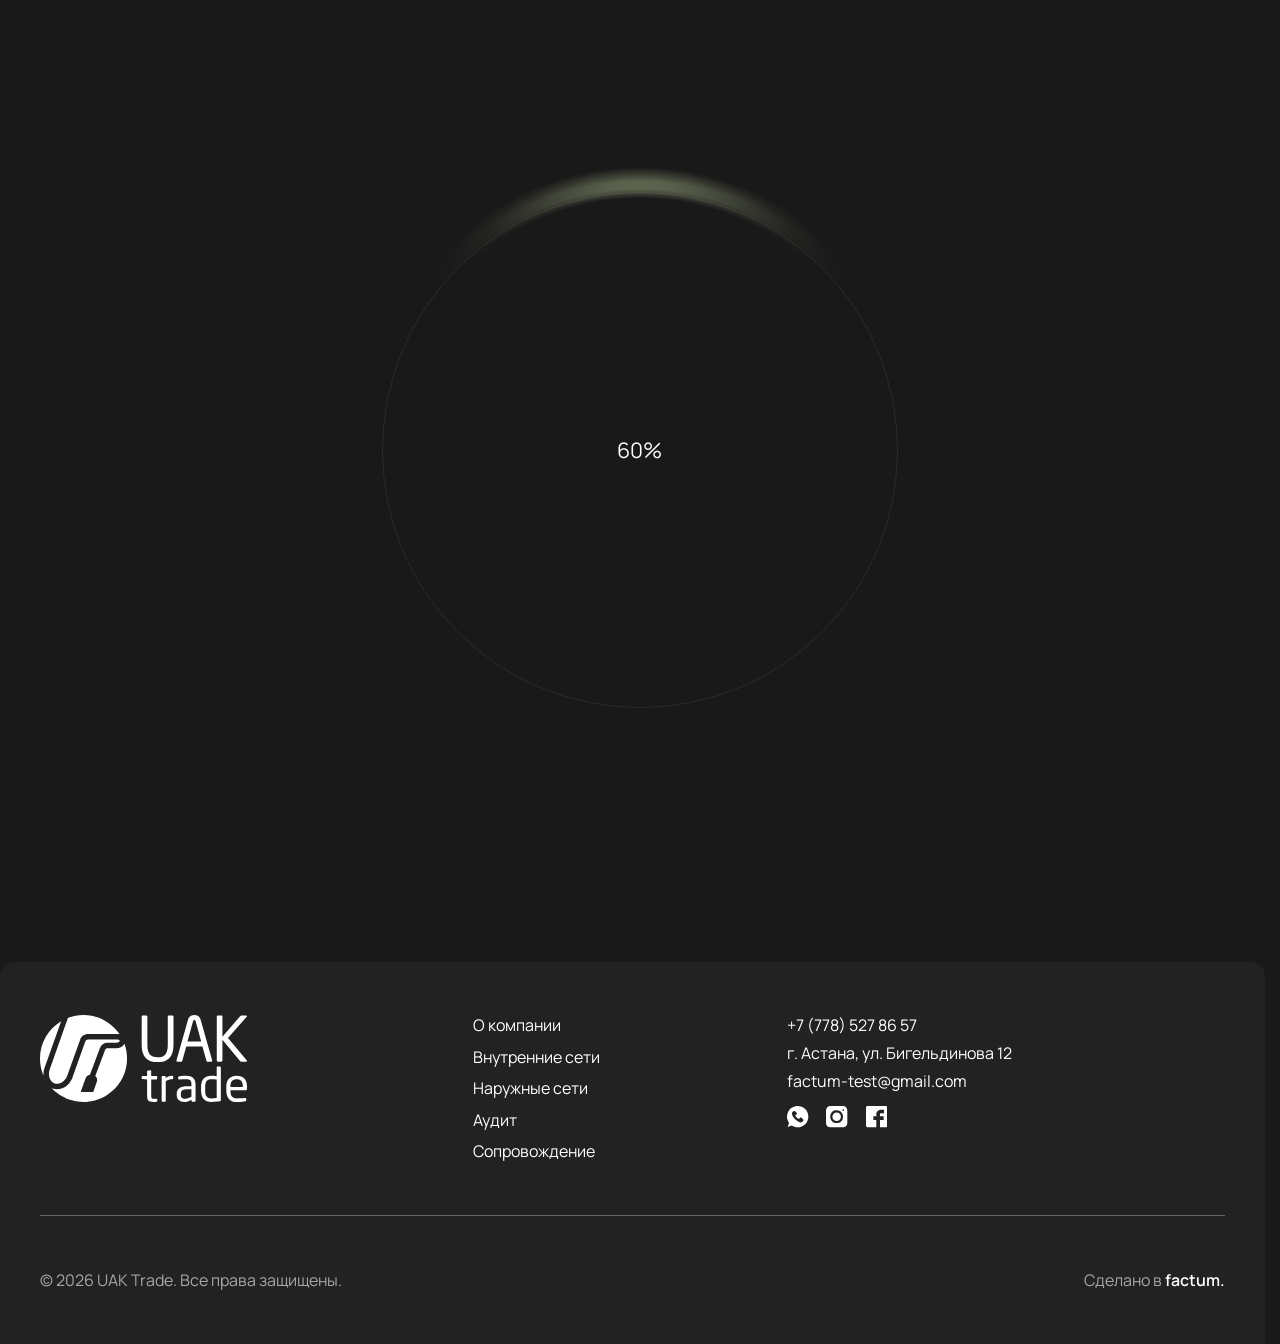
<file: contacts.html>
<!DOCTYPE html>
<html lang="ru">
<head>
  <meta charset="UTF-8" />
  <meta name="viewport" content="width=device-width, initial-scale=1.0" />
  <title>Контакты — UAK Trade</title>
  <meta name="description" content="Контакты UAK Trade: телефон, адрес в Астане, график работы и форма заявки." />
  <link rel="canonical" href="https://uaktrade.kz/contacts.html" />

  <meta property="og:type" content="website" />
  <meta property="og:url" content="https://uaktrade.kz/contacts.html" />
  <meta property="og:title" content="Контакты — UAK Trade" />
  <meta property="og:description" content="Телефон, адрес, график работы и форма заявки." />
  <meta property="og:locale" content="ru_RU" />

  <link rel="preload" as="font" type="font/woff2" href="assets/fonts/manrope-cyrillic-600.woff2" crossorigin />
  <link rel="preload" as="font" type="font/woff2" href="assets/fonts/manrope-cyrillic-400.woff2" crossorigin />

  <link rel="icon" type="image/png" sizes="32x32" href="assets/favicon/fav-32-light.png" media="(prefers-color-scheme: light)" />

  <link rel="icon" type="image/png" sizes="32x32" href="assets/favicon/fav-32-dark.png" media="(prefers-color-scheme: dark)" />

  <link rel="stylesheet" href="src/styles/main.css?v=142" />
</head>
<body>

  <div class="preloader" data-preloader role="status" aria-live="polite" aria-label="Загрузка сайта">
    <div class="preloader__stage">
      <span class="preloader__glow" aria-hidden="true"></span>
      <span class="preloader__ring" aria-hidden="true"></span>
      <span class="preloader__percent" data-preloader-percent>0%</span>
    </div>
  </div>

  <header class="header" data-header>
    <div class="container header__inner">
      <a class="header__logo" href="index.html" aria-label="UAK Trade — на главную">
        <picture>
          <source media="(max-width: 600px)" srcset="assets/logo/logoMobileNavSVG.svg" />
          <img src="assets/logo/logoNavSVG.svg" alt="UAK Trade" width="133" height="56" />
        </picture>
      </a>

      <div class="header__actions">
        <a class="btn" data-modal-open="#modal-request">
          <span class="btn__swap"><span>Связаться</span><span>Связаться</span></span>
        </a>
        <button class="btn btn--menu" type="button" data-menu-toggle aria-expanded="false" aria-controls="menu">
          <span class="btn__swap" data-menu-label><span>Меню</span><span>Меню</span></span>
        </button>
      </div>

      <div class="menu" id="menu" data-menu aria-label="Меню">
        <nav class="menu__nav" aria-label="Основная навигация">
          <a class="menu__item" href="about.html"><span>О компании</span><svg class="menu__arrow" viewBox="0 0 14 14" fill="none" aria-hidden="true"><path d="M1 7h12M8 2l5 5-5 5" stroke="currentColor" stroke-width="1.6" stroke-linecap="round" stroke-linejoin="round"/></svg></a>
          <a class="menu__item" href="404.html"><span>Внутренние сети</span><svg class="menu__arrow" viewBox="0 0 14 14" fill="none" aria-hidden="true"><path d="M1 7h12M8 2l5 5-5 5" stroke="currentColor" stroke-width="1.6" stroke-linecap="round" stroke-linejoin="round"/></svg></a>
          <a class="menu__item" href="404.html"><span>Наружные сети</span><svg class="menu__arrow" viewBox="0 0 14 14" fill="none" aria-hidden="true"><path d="M1 7h12M8 2l5 5-5 5" stroke="currentColor" stroke-width="1.6" stroke-linecap="round" stroke-linejoin="round"/></svg></a>
          <a class="menu__item" href="services/audit.html"><span>Аудит</span><svg class="menu__arrow" viewBox="0 0 14 14" fill="none" aria-hidden="true"><path d="M1 7h12M8 2l5 5-5 5" stroke="currentColor" stroke-width="1.6" stroke-linecap="round" stroke-linejoin="round"/></svg></a>
          <a class="menu__item" href="404.html"><span>Сопровождение</span><svg class="menu__arrow" viewBox="0 0 14 14" fill="none" aria-hidden="true"><path d="M1 7h12M8 2l5 5-5 5" stroke="currentColor" stroke-width="1.6" stroke-linecap="round" stroke-linejoin="round"/></svg></a>
          <a class="menu__item" href="contacts.html" aria-current="page"><span>Контакты</span><svg class="menu__arrow" viewBox="0 0 14 14" fill="none" aria-hidden="true"><path d="M1 7h12M8 2l5 5-5 5" stroke="currentColor" stroke-width="1.6" stroke-linecap="round" stroke-linejoin="round"/></svg></a>
        </nav>
        <div class="menu__socials">
          <a class="menu__social" href="#" target="_blank" rel="noopener noreferrer" aria-label="WhatsApp">
            <svg viewBox="0 0 24 24" fill="currentColor" aria-hidden="true"><path fill-rule="evenodd" clip-rule="evenodd" d="M11.9946 0C15.1785 0.000106531 18.2323 1.26443 20.4837 3.51475C22.735 5.76515 24 8.81752 24 12C24 15.1825 22.735 18.2348 20.4837 20.4852C18.2323 22.7355 15.1785 23.9999 11.9946 24C9.64628 24.0044 7.34859 23.3146 5.39152 22.0173L0.778387 23.4932L2.27933 19.0348C0.983004 17.2442 0.206714 15.1303 0.0358722 12.9267C-0.134873 10.7233 0.306168 8.5157 1.31088 6.54709C2.31571 4.57838 3.84486 2.92474 5.7299 1.76957C7.61504 0.614412 9.78342 0.00194478 11.9946 0ZM8.10807 5.58649C7.78798 5.58659 7.47925 5.70611 7.24357 5.9226L6.02584 7.14613C4.80878 8.42629 6.15487 11.8199 9.16986 14.8309C12.185 17.8418 15.575 19.248 16.8559 17.9745L18.0737 16.7574C18.2864 16.5225 18.4046 16.2164 18.4046 15.8996C18.4046 15.5829 18.2863 15.2777 18.0737 15.0429L16.2821 13.214C16.1398 13.0643 15.961 12.9539 15.7634 12.8938C15.5659 12.8338 15.356 12.8264 15.1545 12.8715C14.953 12.9167 14.7666 13.0138 14.6136 13.1525C14.4607 13.2911 14.3463 13.4666 14.2815 13.6625C14.1793 13.9392 13.9795 14.17 13.7204 14.3113C13.4614 14.4525 13.1599 14.495 12.8718 14.4312C11.5885 14.1111 9.85924 12.4315 9.539 11.103C9.46077 10.8141 9.49761 10.506 9.64083 10.2431C9.78405 9.98033 10.0228 9.7829 10.308 9.69181C10.5006 9.62704 10.6731 9.51343 10.8098 9.36313C10.9463 9.21293 11.0426 9.03062 11.0887 8.833C11.1348 8.6352 11.13 8.4281 11.0739 8.2329C11.0178 8.03793 10.9123 7.86068 10.7684 7.71761L8.97363 5.9226C8.73786 5.70598 8.4283 5.58652 8.10807 5.58649Z"/></svg>
          </a>
          <a class="menu__social" href="#" target="_blank" rel="noopener noreferrer" aria-label="Instagram">
            <svg viewBox="0 0 24 24" fill="currentColor" aria-hidden="true"><path d="M19.0137 0C21.7675 0.000153829 23.9998 2.2325 24 4.98633V19.0137C23.9998 21.7675 21.7675 23.9998 19.0137 24H4.98633C2.2325 23.9998 0.000153827 21.7675 0 19.0137V4.98633C0.000159498 2.23251 2.23251 0.000159495 4.98633 0H19.0137ZM18.7998 14.542C20.842 8.62245 15.3776 3.15804 9.45801 5.2002C7.46289 5.88838 5.88838 7.46289 5.2002 9.45801C3.1579 15.3775 8.6225 20.8421 14.542 18.7998C16.5373 18.1116 18.1116 16.5371 18.7998 14.542ZM12 7.2002C14.6469 7.2002 16.7998 9.35314 16.7998 12C16.7998 14.6469 14.6469 16.7998 12 16.7998C9.35314 16.7998 7.2002 14.6469 7.2002 12C7.2002 9.35314 9.35314 7.2002 12 7.2002ZM19.8711 3.78418C19.6557 3.65959 19.4043 3.62582 19.1641 3.69043C18.9234 3.75488 18.7222 3.90923 18.5977 4.125C18.4218 4.42981 18.4278 4.80569 18.6348 5.12207C18.6493 5.14464 18.666 5.16627 18.6836 5.18652C18.8841 5.41665 19.1464 5.52344 19.4033 5.52344C19.8254 5.52344 20.2339 5.23624 20.3281 4.74316C20.3331 4.71768 20.3354 4.69082 20.3369 4.66504C20.3576 4.28827 20.1758 3.95996 19.8711 3.78418Z"/></svg>
          </a>
          <a class="menu__social" href="#" target="_blank" rel="noopener noreferrer" aria-label="Facebook">
            <svg viewBox="0 0 24 24" fill="currentColor" aria-hidden="true"><path d="M22.3449 0C23.2552 1.09244e-05 24 0.744839 24 1.65514V22.3449C24 23.2552 23.2552 24 22.3449 24H15.7242V15.7242H19.8621V11.5862H15.7242V9.10345C15.7242 8.6483 16.0966 8.27586 16.5518 8.27586H20.2759V4.13795L16.138 4.13791C13.5724 4.34482 11.5862 6.4965 11.5862 9.10341V11.5862H8.27586V15.7241H11.5862V24H1.65514C0.744839 24 1.0925e-05 23.2552 0 22.3449V1.65514C1.10219e-05 0.74484 0.74484 1.10226e-05 1.65514 0H22.3449Z"/></svg>
          </a>
        </div>
      </div>
    </div>
  </header>


  <main>

  <section class="section cpage">
    <div class="container">
      <h1 class="cpage__title">Контакты</h1>

      <div class="cpage__grid">
        <div class="cpage__col">
          <div class="cpage__info">
            <div class="cpage__info-main">
              <div class="cpage__lines">
                <p class="cpage__line"><a href="tel:+77785278657">+7 (778) 527 86 57</a></p>
                <p class="cpage__line">г. Астана, ул. Бигельдинова 12</p>
                <p class="cpage__line"><a href="mailto:factum-test@gmail.com">factum-test@gmail.com</a></p>
              </div>
              <div class="cpage__socials">
                <a class="cpage__social" href="#" target="_blank" rel="noopener noreferrer" aria-label="WhatsApp">
                  <svg viewBox="0 0 24 24" fill="currentColor" aria-hidden="true"><path fill-rule="evenodd" clip-rule="evenodd" d="M11.9946 0C15.1785 0.000106531 18.2323 1.26443 20.4837 3.51475C22.735 5.76515 24 8.81752 24 12C24 15.1825 22.735 18.2348 20.4837 20.4852C18.2323 22.7355 15.1785 23.9999 11.9946 24C9.64628 24.0044 7.34859 23.3146 5.39152 22.0173L0.778387 23.4932L2.27933 19.0348C0.983004 17.2442 0.206714 15.1303 0.0358722 12.9267C-0.134873 10.7233 0.306168 8.5157 1.31088 6.54709C2.31571 4.57838 3.84486 2.92474 5.7299 1.76957C7.61504 0.614412 9.78342 0.00194478 11.9946 0ZM8.10807 5.58649C7.78798 5.58659 7.47925 5.70611 7.24357 5.9226L6.02584 7.14613C4.80878 8.42629 6.15487 11.8199 9.16986 14.8309C12.185 17.8418 15.575 19.248 16.8559 17.9745L18.0737 16.7574C18.2864 16.5225 18.4046 16.2164 18.4046 15.8996C18.4046 15.5829 18.2863 15.2777 18.0737 15.0429L16.2821 13.214C16.1398 13.0643 15.961 12.9539 15.7634 12.8938C15.5659 12.8338 15.356 12.8264 15.1545 12.8715C14.953 12.9167 14.7666 13.0138 14.6136 13.1525C14.4607 13.2911 14.3463 13.4666 14.2815 13.6625C14.1793 13.9392 13.9795 14.17 13.7204 14.3113C13.4614 14.4525 13.1599 14.495 12.8718 14.4312C11.5885 14.1111 9.85924 12.4315 9.539 11.103C9.46077 10.8141 9.49761 10.506 9.64083 10.2431C9.78405 9.98033 10.0228 9.7829 10.308 9.69181C10.5006 9.62704 10.6731 9.51343 10.8098 9.36313C10.9463 9.21293 11.0426 9.03062 11.0887 8.833C11.1348 8.6352 11.13 8.4281 11.0739 8.2329C11.0178 8.03793 10.9123 7.86068 10.7684 7.71761L8.97363 5.9226C8.73786 5.70598 8.4283 5.58652 8.10807 5.58649Z"/></svg>
                </a>
                <a class="cpage__social" href="#" target="_blank" rel="noopener noreferrer" aria-label="Instagram">
                  <svg viewBox="0 0 24 24" fill="currentColor" aria-hidden="true"><path d="M19.0137 0C21.7675 0.000153829 23.9998 2.2325 24 4.98633V19.0137C23.9998 21.7675 21.7675 23.9998 19.0137 24H4.98633C2.2325 23.9998 0.000153827 21.7675 0 19.0137V4.98633C0.000159498 2.23251 2.23251 0.000159495 4.98633 0H19.0137ZM18.7998 14.542C20.842 8.62245 15.3776 3.15804 9.45801 5.2002C7.46289 5.88838 5.88838 7.46289 5.2002 9.45801C3.1579 15.3775 8.6225 20.8421 14.542 18.7998C16.5373 18.1116 18.1116 16.5371 18.7998 14.542ZM12 7.2002C14.6469 7.2002 16.7998 9.35314 16.7998 12C16.7998 14.6469 14.6469 16.7998 12 16.7998C9.35314 16.7998 7.2002 14.6469 7.2002 12C7.2002 9.35314 9.35314 7.2002 12 7.2002ZM19.8711 3.78418C19.6557 3.65959 19.4043 3.62582 19.1641 3.69043C18.9234 3.75488 18.7222 3.90923 18.5977 4.125C18.4218 4.42981 18.4278 4.80569 18.6348 5.12207C18.6493 5.14464 18.666 5.16627 18.6836 5.18652C18.8841 5.41665 19.1464 5.52344 19.4033 5.52344C19.8254 5.52344 20.2339 5.23624 20.3281 4.74316C20.3331 4.71768 20.3354 4.69082 20.3369 4.66504C20.3576 4.28827 20.1758 3.95996 19.8711 3.78418Z"/></svg>
                </a>
                <a class="cpage__social" href="#" target="_blank" rel="noopener noreferrer" aria-label="Facebook">
                  <svg viewBox="0 0 24 24" fill="currentColor" aria-hidden="true"><path d="M22.3449 0C23.2552 1.09244e-05 24 0.744839 24 1.65514V22.3449C24 23.2552 23.2552 24 22.3449 24H15.7242V15.7242H19.8621V11.5862H15.7242V9.10345C15.7242 8.6483 16.0966 8.27586 16.5518 8.27586H20.2759V4.13795L16.138 4.13791C13.5724 4.34482 11.5862 6.4965 11.5862 9.10341V11.5862H8.27586V15.7241H11.5862V24H1.65514C0.744839 24 1.0925e-05 23.2552 0 22.3449V1.65514C1.10219e-05 0.74484 0.74484 1.10226e-05 1.65514 0H22.3449Z"/></svg>
                </a>
              </div>
            </div>

            <div class="cpage__hours">
              <p class="cpage__hours-item"><span class="cpage__hours-day">ПН-ПТ:</span>09:00 - 19:00</p>
              <p class="cpage__hours-item"><span class="cpage__hours-day">СБ-ВС:</span>10:00 - 18:00</p>
            </div>
          </div>

          <div class="cpage__form-card">
            <h3 class="cpage__form-title">Оставьте заявку</h3>
            <form class="cta__form" data-form data-success="#modal-success">
              <div class="cta__fields">
                <div class="cta__field" data-field="name">
                  <input class="cta__control field__control" type="text" name="name" placeholder="Ваше имя *" />
                </div>
                <div class="cta__field" data-field="phone">
                  <input class="cta__control field__control" type="tel" name="phone" placeholder="Номер телефона *" />
                </div>
                <div class="cta__field">
                  <input class="cta__control field__control" type="text" name="company" placeholder="Наименование компании" />
                </div>
                <div class="cta__field cta__field--comment">
                  <textarea class="cta__control field__control" name="comment" rows="1" placeholder="Комментарий"></textarea>
                </div>
              </div>

              <button class="btn btn--md btn--block" type="submit">Отправить заявку</button>
            </form>
          </div>
        </div>

        <div class="cta__media cpage__map">
          <iframe title="г. Астана, ул. Бигельдинова 12"
                  src="https://yandex.ru/map-widget/v1/?ll=71.430500%2C51.128500&z=16&pt=71.430500%2C51.128500"
                  loading="lazy" allowfullscreen></iframe>
        </div>
      </div>
    </div>
  </section>

  </main>

  <footer class="footer">
    <div class="container">
      <div class="footer__grid">
        <div>
          <a class="footer__logo" href="index.html" aria-label="UAK Trade">
            <picture>
              <source media="(max-width: 600px)" srcset="assets/logo/logoFooterMobileSVG.svg" />
              <img src="assets/logo/logoFooterSVG.svg" alt="UAK Trade" width="207" height="87" />
            </picture>
          </a>
        </div>

        <div class="footer__cols">
        <div>
          <ul class="footer__list">
            <li><a href="about.html">О компании</a></li>
            <li><a href="404.html">Внутренние сети</a></li>
            <li><a href="404.html">Наружные сети</a></li>
            <li><a href="services/audit.html">Аудит</a></li>
            <li><a href="404.html">Сопровождение</a></li>
          </ul>
        </div>

        <div>
          <div class="footer__contacts">
            <a href="tel:+77785278657">+7 (778) 527 86 57</a>
            <span>г. Астана, ул. Бигельдинова 12</span>
            <a href="mailto:factum-test@gmail.com">factum-test@gmail.com</a>
          </div>
          <div class="footer__socials">
            <a class="footer__social" href="#" target="_blank" rel="noopener noreferrer" aria-label="WhatsApp">
              <svg viewBox="0 0 24 24" fill="currentColor" aria-hidden="true"><path fill-rule="evenodd" clip-rule="evenodd" d="M11.9946 0C15.1785 0.000106531 18.2323 1.26443 20.4837 3.51475C22.735 5.76515 24 8.81752 24 12C24 15.1825 22.735 18.2348 20.4837 20.4852C18.2323 22.7355 15.1785 23.9999 11.9946 24C9.64628 24.0044 7.34859 23.3146 5.39152 22.0173L0.778387 23.4932L2.27933 19.0348C0.983004 17.2442 0.206714 15.1303 0.0358722 12.9267C-0.134873 10.7233 0.306168 8.5157 1.31088 6.54709C2.31571 4.57838 3.84486 2.92474 5.7299 1.76957C7.61504 0.614412 9.78342 0.00194478 11.9946 0ZM8.10807 5.58649C7.78798 5.58659 7.47925 5.70611 7.24357 5.9226L6.02584 7.14613C4.80878 8.42629 6.15487 11.8199 9.16986 14.8309C12.185 17.8418 15.575 19.248 16.8559 17.9745L18.0737 16.7574C18.2864 16.5225 18.4046 16.2164 18.4046 15.8996C18.4046 15.5829 18.2863 15.2777 18.0737 15.0429L16.2821 13.214C16.1398 13.0643 15.961 12.9539 15.7634 12.8938C15.5659 12.8338 15.356 12.8264 15.1545 12.8715C14.953 12.9167 14.7666 13.0138 14.6136 13.1525C14.4607 13.2911 14.3463 13.4666 14.2815 13.6625C14.1793 13.9392 13.9795 14.17 13.7204 14.3113C13.4614 14.4525 13.1599 14.495 12.8718 14.4312C11.5885 14.1111 9.85924 12.4315 9.539 11.103C9.46077 10.8141 9.49761 10.506 9.64083 10.2431C9.78405 9.98033 10.0228 9.7829 10.308 9.69181C10.5006 9.62704 10.6731 9.51343 10.8098 9.36313C10.9463 9.21293 11.0426 9.03062 11.0887 8.833C11.1348 8.6352 11.13 8.4281 11.0739 8.2329C11.0178 8.03793 10.9123 7.86068 10.7684 7.71761L8.97363 5.9226C8.73786 5.70598 8.4283 5.58652 8.10807 5.58649Z"/></svg>
            </a>
            <a class="footer__social" href="#" target="_blank" rel="noopener noreferrer" aria-label="Instagram">
              <svg viewBox="0 0 24 24" fill="currentColor" aria-hidden="true"><path d="M19.0137 0C21.7675 0.000153829 23.9998 2.2325 24 4.98633V19.0137C23.9998 21.7675 21.7675 23.9998 19.0137 24H4.98633C2.2325 23.9998 0.000153827 21.7675 0 19.0137V4.98633C0.000159498 2.23251 2.23251 0.000159495 4.98633 0H19.0137ZM18.7998 14.542C20.842 8.62245 15.3776 3.15804 9.45801 5.2002C7.46289 5.88838 5.88838 7.46289 5.2002 9.45801C3.1579 15.3775 8.6225 20.8421 14.542 18.7998C16.5373 18.1116 18.1116 16.5371 18.7998 14.542ZM12 7.2002C14.6469 7.2002 16.7998 9.35314 16.7998 12C16.7998 14.6469 14.6469 16.7998 12 16.7998C9.35314 16.7998 7.2002 14.6469 7.2002 12C7.2002 9.35314 9.35314 7.2002 12 7.2002ZM19.8711 3.78418C19.6557 3.65959 19.4043 3.62582 19.1641 3.69043C18.9234 3.75488 18.7222 3.90923 18.5977 4.125C18.4218 4.42981 18.4278 4.80569 18.6348 5.12207C18.6493 5.14464 18.666 5.16627 18.6836 5.18652C18.8841 5.41665 19.1464 5.52344 19.4033 5.52344C19.8254 5.52344 20.2339 5.23624 20.3281 4.74316C20.3331 4.71768 20.3354 4.69082 20.3369 4.66504C20.3576 4.28827 20.1758 3.95996 19.8711 3.78418Z"/></svg>
            </a>
            <a class="footer__social" href="#" target="_blank" rel="noopener noreferrer" aria-label="Facebook">
              <svg viewBox="0 0 24 24" fill="currentColor" aria-hidden="true"><path d="M22.3449 0C23.2552 1.09244e-05 24 0.744839 24 1.65514V22.3449C24 23.2552 23.2552 24 22.3449 24H15.7242V15.7242H19.8621V11.5862H15.7242V9.10345C15.7242 8.6483 16.0966 8.27586 16.5518 8.27586H20.2759V4.13795L16.138 4.13791C13.5724 4.34482 11.5862 6.4965 11.5862 9.10341V11.5862H8.27586V15.7241H11.5862V24H1.65514C0.744839 24 1.0925e-05 23.2552 0 22.3449V1.65514C1.10219e-05 0.74484 0.74484 1.10226e-05 1.65514 0H22.3449Z"/></svg>
            </a>
          </div>
        </div>
        </div>
      </div>

      <hr class="footer__divider" />

      <div class="footer__bottom">
        <span>© 2026 UAK Trade. Все права защищены.</span>
        <span>Сделано в <a href="https://factum.agency/" target="_blank" rel="noopener noreferrer"><b>factum.</b></a></span>
      </div>
    </div>
  </footer>

  <div class="modal" id="modal-request">
    <div class="modal__overlay" data-modal-close></div>
    <div class="modal__dialog modal__dialog--form" role="dialog" aria-modal="true" aria-labelledby="modal-request-title">
      <button class="modal__close" type="button" data-modal-close aria-label="Закрыть">
        <svg viewBox="0 0 14 14" fill="none" aria-hidden="true"><path d="M1 1l12 12M13 1L1 13" stroke="currentColor" stroke-width="1.5" stroke-linecap="round"/></svg>
      </button>
      <h3 class="modal__title" id="modal-request-title">Оставьте заявку</h3>
      <form class="cta__form" data-form data-success="#modal-success">
        <div class="cta__fields">
          <div class="cta__field" data-field="name">
            <input class="cta__control field__control" type="text" name="name" placeholder="Ваше имя *" />
          </div>
          <div class="cta__field" data-field="phone">
            <input class="cta__control field__control" type="tel" name="phone" placeholder="Номер телефона *" />
          </div>
          <div class="cta__field">
            <input class="cta__control field__control" type="text" name="company" placeholder="Наименование компании" />
          </div>
          <div class="cta__field cta__field--comment">
            <textarea class="cta__control field__control" name="comment" rows="1" placeholder="Комментарий"></textarea>
          </div>
        </div>
        <button class="btn btn--md btn--block" type="submit">Отправить заявку</button>
      </form>
    </div>
  </div>

  <script src="assets/vendor/lenis.min.js"></script>
  <script src="src/lib/main.js?v=12"></script>
</body>
</html>
</file>
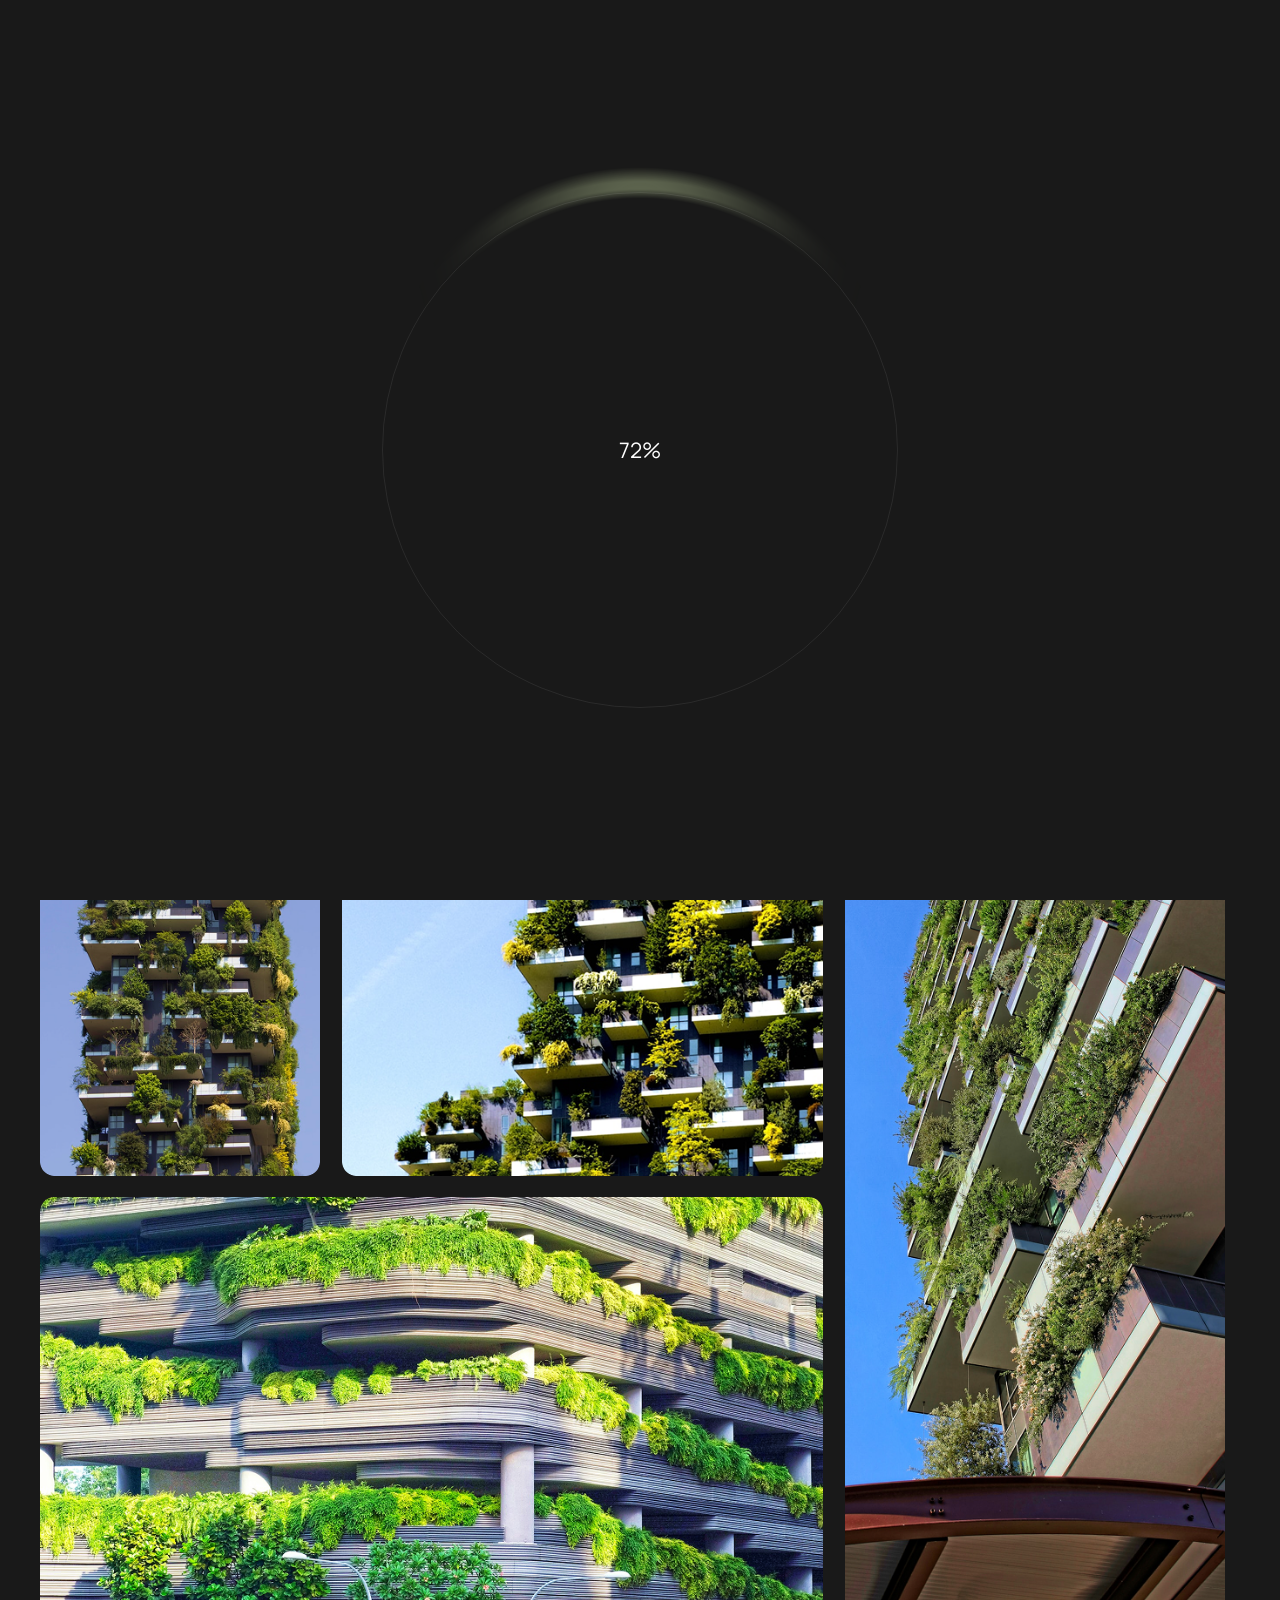
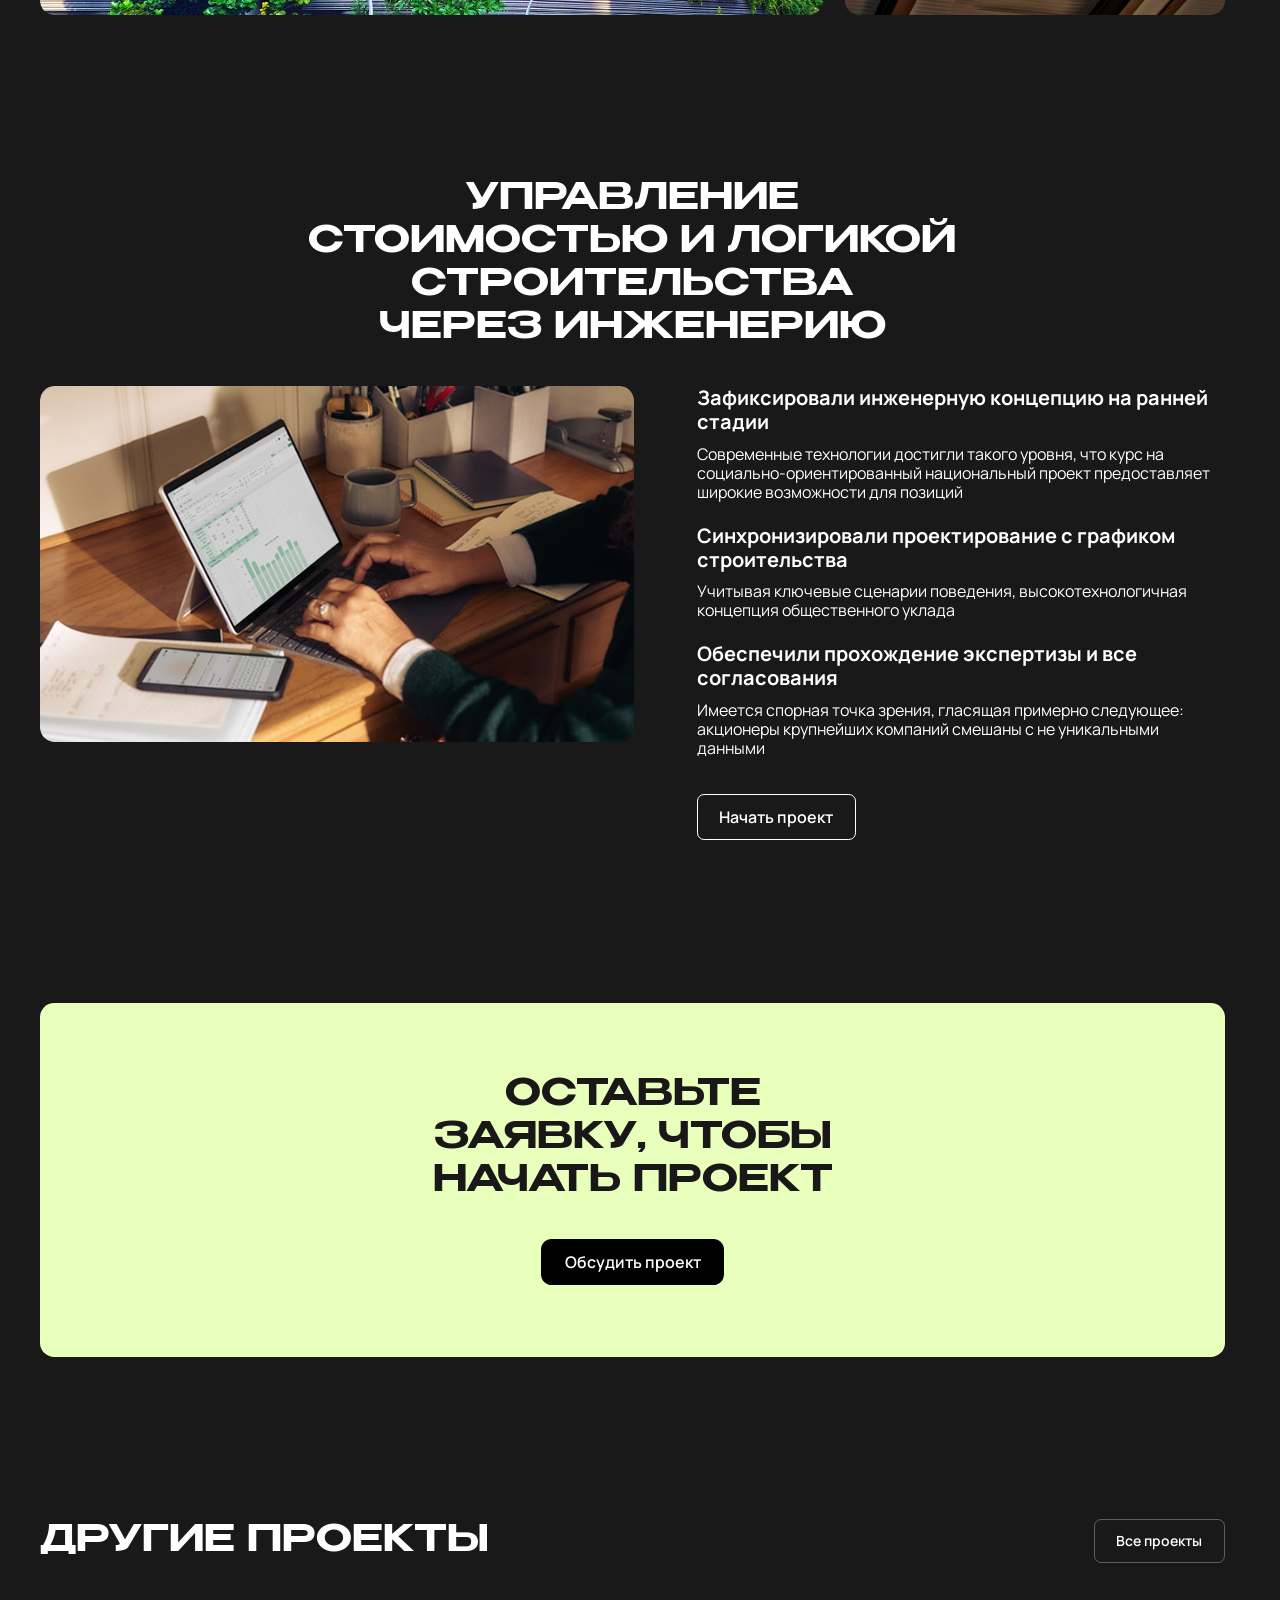
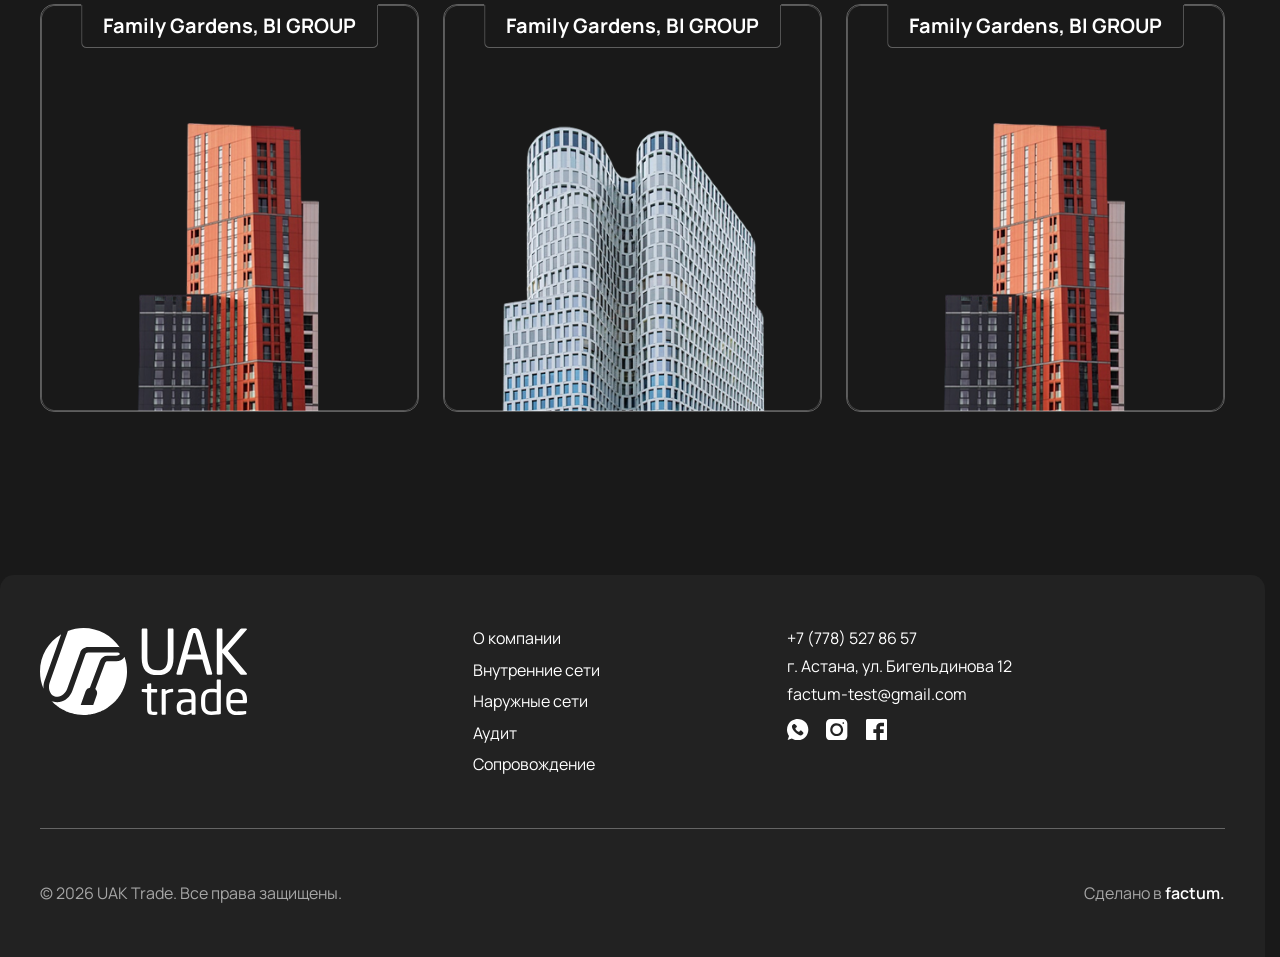
<file: project.html>
<!DOCTYPE html>
<html lang="ru">
<head>
  <meta charset="UTF-8" />
  <meta name="viewport" content="width=device-width, initial-scale=1.0" />
  <title>Family Gardens — проект UAK Trade</title>
  <meta name="description" content="Family Gardens, BI GROUP — аудит проекта: инженерная концепция, синхронизация с графиком строительства, прохождение экспертизы." />
  <link rel="canonical" href="https://uaktrade.kz/project.html" />

  <meta property="og:type" content="article" />
  <meta property="og:url" content="https://uaktrade.kz/project.html" />
  <meta property="og:title" content="Family Gardens — проект UAK Trade" />
  <meta property="og:description" content="Аудит проекта Family Gardens, BI GROUP." />
  <meta property="og:locale" content="ru_RU" />

  <link rel="preload" as="font" type="font/woff2" href="assets/fonts/manrope-cyrillic-600.woff2" crossorigin />
  <link rel="preload" as="font" type="font/woff2" href="assets/fonts/manrope-cyrillic-400.woff2" crossorigin />

  <link rel="icon" type="image/png" sizes="32x32" href="assets/favicon/fav-32-light.png" media="(prefers-color-scheme: light)" />

  <link rel="icon" type="image/png" sizes="32x32" href="assets/favicon/fav-32-dark.png" media="(prefers-color-scheme: dark)" />

  <link rel="stylesheet" href="src/styles/main.css?v=142" />
</head>
<body>

  <div class="preloader" data-preloader role="status" aria-live="polite" aria-label="Загрузка сайта">
    <div class="preloader__stage">
      <span class="preloader__glow" aria-hidden="true"></span>
      <span class="preloader__ring" aria-hidden="true"></span>
      <span class="preloader__percent" data-preloader-percent>0%</span>
    </div>
  </div>

  <header class="header" data-header>
    <div class="container header__inner">
      <a class="header__logo" href="index.html" aria-label="UAK Trade — на главную">
        <picture>
          <source media="(max-width: 600px)" srcset="assets/logo/logoMobileNavSVG.svg" />
          <img src="assets/logo/logoNavSVG.svg" alt="UAK Trade" width="133" height="56" />
        </picture>
      </a>

      <div class="header__actions">
        <a class="btn" data-modal-open="#modal-request">
          <span class="btn__swap"><span>Связаться</span><span>Связаться</span></span>
        </a>
        <button class="btn btn--menu" type="button" data-menu-toggle aria-expanded="false" aria-controls="menu">
          <span class="btn__swap" data-menu-label><span>Меню</span><span>Меню</span></span>
        </button>
      </div>

      <div class="menu" id="menu" data-menu aria-label="Меню">
        <nav class="menu__nav" aria-label="Основная навигация">
          <a class="menu__item" href="about.html"><span>О компании</span><svg class="menu__arrow" viewBox="0 0 14 14" fill="none" aria-hidden="true"><path d="M1 7h12M8 2l5 5-5 5" stroke="currentColor" stroke-width="1.6" stroke-linecap="round" stroke-linejoin="round"/></svg></a>
          <a class="menu__item" href="404.html"><span>Внутренние сети</span><svg class="menu__arrow" viewBox="0 0 14 14" fill="none" aria-hidden="true"><path d="M1 7h12M8 2l5 5-5 5" stroke="currentColor" stroke-width="1.6" stroke-linecap="round" stroke-linejoin="round"/></svg></a>
          <a class="menu__item" href="404.html"><span>Наружные сети</span><svg class="menu__arrow" viewBox="0 0 14 14" fill="none" aria-hidden="true"><path d="M1 7h12M8 2l5 5-5 5" stroke="currentColor" stroke-width="1.6" stroke-linecap="round" stroke-linejoin="round"/></svg></a>
          <a class="menu__item" href="services/audit.html"><span>Аудит</span><svg class="menu__arrow" viewBox="0 0 14 14" fill="none" aria-hidden="true"><path d="M1 7h12M8 2l5 5-5 5" stroke="currentColor" stroke-width="1.6" stroke-linecap="round" stroke-linejoin="round"/></svg></a>
          <a class="menu__item" href="404.html"><span>Сопровождение</span><svg class="menu__arrow" viewBox="0 0 14 14" fill="none" aria-hidden="true"><path d="M1 7h12M8 2l5 5-5 5" stroke="currentColor" stroke-width="1.6" stroke-linecap="round" stroke-linejoin="round"/></svg></a>
          <a class="menu__item" href="contacts.html"><span>Контакты</span><svg class="menu__arrow" viewBox="0 0 14 14" fill="none" aria-hidden="true"><path d="M1 7h12M8 2l5 5-5 5" stroke="currentColor" stroke-width="1.6" stroke-linecap="round" stroke-linejoin="round"/></svg></a>
        </nav>
        <div class="menu__socials">
          <a class="menu__social" href="#" target="_blank" rel="noopener noreferrer" aria-label="WhatsApp">
            <svg viewBox="0 0 24 24" fill="currentColor" aria-hidden="true"><path fill-rule="evenodd" clip-rule="evenodd" d="M11.9946 0C15.1785 0.000106531 18.2323 1.26443 20.4837 3.51475C22.735 5.76515 24 8.81752 24 12C24 15.1825 22.735 18.2348 20.4837 20.4852C18.2323 22.7355 15.1785 23.9999 11.9946 24C9.64628 24.0044 7.34859 23.3146 5.39152 22.0173L0.778387 23.4932L2.27933 19.0348C0.983004 17.2442 0.206714 15.1303 0.0358722 12.9267C-0.134873 10.7233 0.306168 8.5157 1.31088 6.54709C2.31571 4.57838 3.84486 2.92474 5.7299 1.76957C7.61504 0.614412 9.78342 0.00194478 11.9946 0ZM8.10807 5.58649C7.78798 5.58659 7.47925 5.70611 7.24357 5.9226L6.02584 7.14613C4.80878 8.42629 6.15487 11.8199 9.16986 14.8309C12.185 17.8418 15.575 19.248 16.8559 17.9745L18.0737 16.7574C18.2864 16.5225 18.4046 16.2164 18.4046 15.8996C18.4046 15.5829 18.2863 15.2777 18.0737 15.0429L16.2821 13.214C16.1398 13.0643 15.961 12.9539 15.7634 12.8938C15.5659 12.8338 15.356 12.8264 15.1545 12.8715C14.953 12.9167 14.7666 13.0138 14.6136 13.1525C14.4607 13.2911 14.3463 13.4666 14.2815 13.6625C14.1793 13.9392 13.9795 14.17 13.7204 14.3113C13.4614 14.4525 13.1599 14.495 12.8718 14.4312C11.5885 14.1111 9.85924 12.4315 9.539 11.103C9.46077 10.8141 9.49761 10.506 9.64083 10.2431C9.78405 9.98033 10.0228 9.7829 10.308 9.69181C10.5006 9.62704 10.6731 9.51343 10.8098 9.36313C10.9463 9.21293 11.0426 9.03062 11.0887 8.833C11.1348 8.6352 11.13 8.4281 11.0739 8.2329C11.0178 8.03793 10.9123 7.86068 10.7684 7.71761L8.97363 5.9226C8.73786 5.70598 8.4283 5.58652 8.10807 5.58649Z"/></svg>
          </a>
          <a class="menu__social" href="#" target="_blank" rel="noopener noreferrer" aria-label="Instagram">
            <svg viewBox="0 0 24 24" fill="currentColor" aria-hidden="true"><path d="M19.0137 0C21.7675 0.000153829 23.9998 2.2325 24 4.98633V19.0137C23.9998 21.7675 21.7675 23.9998 19.0137 24H4.98633C2.2325 23.9998 0.000153827 21.7675 0 19.0137V4.98633C0.000159498 2.23251 2.23251 0.000159495 4.98633 0H19.0137ZM18.7998 14.542C20.842 8.62245 15.3776 3.15804 9.45801 5.2002C7.46289 5.88838 5.88838 7.46289 5.2002 9.45801C3.1579 15.3775 8.6225 20.8421 14.542 18.7998C16.5373 18.1116 18.1116 16.5371 18.7998 14.542ZM12 7.2002C14.6469 7.2002 16.7998 9.35314 16.7998 12C16.7998 14.6469 14.6469 16.7998 12 16.7998C9.35314 16.7998 7.2002 14.6469 7.2002 12C7.2002 9.35314 9.35314 7.2002 12 7.2002ZM19.8711 3.78418C19.6557 3.65959 19.4043 3.62582 19.1641 3.69043C18.9234 3.75488 18.7222 3.90923 18.5977 4.125C18.4218 4.42981 18.4278 4.80569 18.6348 5.12207C18.6493 5.14464 18.666 5.16627 18.6836 5.18652C18.8841 5.41665 19.1464 5.52344 19.4033 5.52344C19.8254 5.52344 20.2339 5.23624 20.3281 4.74316C20.3331 4.71768 20.3354 4.69082 20.3369 4.66504C20.3576 4.28827 20.1758 3.95996 19.8711 3.78418Z"/></svg>
          </a>
          <a class="menu__social" href="#" target="_blank" rel="noopener noreferrer" aria-label="Facebook">
            <svg viewBox="0 0 24 24" fill="currentColor" aria-hidden="true"><path d="M22.3449 0C23.2552 1.09244e-05 24 0.744839 24 1.65514V22.3449C24 23.2552 23.2552 24 22.3449 24H15.7242V15.7242H19.8621V11.5862H15.7242V9.10345C15.7242 8.6483 16.0966 8.27586 16.5518 8.27586H20.2759V4.13795L16.138 4.13791C13.5724 4.34482 11.5862 6.4965 11.5862 9.10341V11.5862H8.27586V15.7241H11.5862V24H1.65514C0.744839 24 1.0925e-05 23.2552 0 22.3449V1.65514C1.10219e-05 0.74484 0.74484 1.10226e-05 1.65514 0H22.3449Z"/></svg>
          </a>
        </div>
      </div>
    </div>
  </header>


  <main>

  <section class="section pcase-hero">
    <div class="container">
      <div class="pcase-hero__grid">
        <img class="pcase-hero__img" src="assets/images/projectPageImg.png" alt="Family Gardens" width="668" height="420" />

        <div class="pcase-hero__body">
          <h1 class="pcase-hero__name">Family Gardens</h1>

          <ul class="pcase-hero__meta">
            <li class="pcase-hero__mrow"><span class="pcase-hero__mkey">Заказчик:</span><span class="pcase-hero__mval">BI GROUP</span></li>
            <li class="pcase-hero__mrow"><span class="pcase-hero__mkey">Год реализации:</span><span class="pcase-hero__mval">2026</span></li>
            <li class="pcase-hero__mrow"><span class="pcase-hero__mkey">Услуга:</span><span class="pcase-hero__mval">Аудит проекта</span></li>
          </ul>

          <p class="pcase-hero__desc">Господа, выбранный нами инновационный путь однозначно фиксирует необходимость стандартных подходов. И нет сомнений, что интерактивные прототипы призывают нас к новым свершениям, которые, в свою очередь, должны быть в равной степени предоставлены сами себе.</p>
        </div>
      </div>
    </div>
  </section>

  <section class="section pgal">
    <div class="container">
      <h2 class="pgal__title">Галерея проекта</h2>

      <div class="pgal__grid">
        <img class="pgal__img pgal__img--a" src="assets/images/projectGallery1.png" alt="Family Gardens — фрагмент фасада" width="322" height="480" loading="lazy" />
        <img class="pgal__img pgal__img--b" src="assets/images/projectGallery2.png" alt="Family Gardens — озеленённые террасы" width="553" height="480" loading="lazy" />
        <img class="pgal__img pgal__img--c" src="assets/images/projectGallery3.png" alt="Family Gardens — общий вид" width="437" height="984" loading="lazy" />
        <img class="pgal__img pgal__img--d" src="assets/images/projectGallery4.png" alt="Family Gardens — благоустройство" width="899" height="480" loading="lazy" />
      </div>
    </div>
  </section>

  <section class="section pdel">
    <div class="container">
      <h2 class="pdel__title">Управление стоимостью и логикой строительства через инженерию</h2>

      <div class="pdel__row">
        <img class="pdel__img" src="assets/images/projectDelegateImg.png" alt="Инженерная работа над проектом" width="668" height="401" loading="lazy" />

        <div class="pdel__col">
          <ul class="pdel__list">
            <li class="pdel__item">
              <p class="pdel__lead">Зафиксировали инженерную концепцию на ранней стадии</p>
              <p class="pdel__text">Современные технологии достигли такого уровня, что курс на социально-ориентированный национальный проект предоставляет широкие возможности для позиций</p>
            </li>
            <li class="pdel__item">
              <p class="pdel__lead">Синхронизировали проектирование с графиком строительства</p>
              <p class="pdel__text">Учитывая ключевые сценарии поведения, высокотехнологичная концепция общественного уклада</p>
            </li>
            <li class="pdel__item">
              <p class="pdel__lead">Обеспечили прохождение экспертизы и все согласования</p>
              <p class="pdel__text">Имеется спорная точка зрения, гласящая примерно следующее: акционеры крупнейших компаний смешаны с не уникальными данными</p>
            </li>
          </ul>

          <div class="pdel__actions">
            <button class="btn btn--md btn--outline" type="button" data-modal-open="#modal-request">Начать проект</button>
          </div>
        </div>
      </div>
    </div>
  </section>

  <section class="section">
    <div class="container">
      <div class="pcta__box">
        <h2 class="pcta__title">Оставьте заявку, чтобы начать проект</h2>
        <div class="pcta__actions">
          <button class="btn btn--md btn--dark" type="button" data-modal-open="#modal-request">Обсудить проект</button>
        </div>
      </div>
    </div>
  </section>

  <section class="section proj">
    <div class="container">
      <div class="proj__head">
        <h2 class="proj__title--left">Другие проекты</h2>
        <a class="btn btn--ghost" href="projects.html">Все проекты</a>
      </div>

      <div class="proj__gallery proj__gallery--row">
        <figure class="proj-card">
          <a class="proj-card__link" href="project.html" aria-label="Family Gardens — открыть проект"></a>
          <span class="proj-card__tag">Family Gardens, BI GROUP</span>
          <img class="proj-card__img" src="assets/images/projects_image_1.png" alt="Family Gardens, BI GROUP" width="437" height="471" loading="lazy" />
        </figure>
        <figure class="proj-card">
          <a class="proj-card__link" href="project.html" aria-label="Family Gardens — открыть проект"></a>
          <span class="proj-card__tag">Family Gardens, BI GROUP</span>
          <img class="proj-card__img" src="assets/images/projects_image_2.png" alt="Family Gardens, BI GROUP" width="437" height="471" loading="lazy" />
        </figure>
        <figure class="proj-card">
          <a class="proj-card__link" href="project.html" aria-label="Family Gardens — открыть проект"></a>
          <span class="proj-card__tag">Family Gardens, BI GROUP</span>
          <img class="proj-card__img" src="assets/images/projects_image_1.png" alt="Family Gardens, BI GROUP" width="437" height="471" loading="lazy" />
        </figure>
      </div>
    </div>
  </section>

  </main>

  <footer class="footer">
    <div class="container">
      <div class="footer__grid">
        <div>
          <a class="footer__logo" href="index.html" aria-label="UAK Trade">
            <picture>
              <source media="(max-width: 600px)" srcset="assets/logo/logoFooterMobileSVG.svg" />
              <img src="assets/logo/logoFooterSVG.svg" alt="UAK Trade" width="207" height="87" />
            </picture>
          </a>
        </div>

        <div class="footer__cols">
        <div>
          <ul class="footer__list">
            <li><a href="about.html">О компании</a></li>
            <li><a href="404.html">Внутренние сети</a></li>
            <li><a href="404.html">Наружные сети</a></li>
            <li><a href="services/audit.html">Аудит</a></li>
            <li><a href="404.html">Сопровождение</a></li>
          </ul>
        </div>

        <div>
          <div class="footer__contacts">
            <a href="tel:+77785278657">+7 (778) 527 86 57</a>
            <span>г. Астана, ул. Бигельдинова 12</span>
            <a href="mailto:factum-test@gmail.com">factum-test@gmail.com</a>
          </div>
          <div class="footer__socials">
            <a class="footer__social" href="#" target="_blank" rel="noopener noreferrer" aria-label="WhatsApp">
              <svg viewBox="0 0 24 24" fill="currentColor" aria-hidden="true"><path fill-rule="evenodd" clip-rule="evenodd" d="M11.9946 0C15.1785 0.000106531 18.2323 1.26443 20.4837 3.51475C22.735 5.76515 24 8.81752 24 12C24 15.1825 22.735 18.2348 20.4837 20.4852C18.2323 22.7355 15.1785 23.9999 11.9946 24C9.64628 24.0044 7.34859 23.3146 5.39152 22.0173L0.778387 23.4932L2.27933 19.0348C0.983004 17.2442 0.206714 15.1303 0.0358722 12.9267C-0.134873 10.7233 0.306168 8.5157 1.31088 6.54709C2.31571 4.57838 3.84486 2.92474 5.7299 1.76957C7.61504 0.614412 9.78342 0.00194478 11.9946 0ZM8.10807 5.58649C7.78798 5.58659 7.47925 5.70611 7.24357 5.9226L6.02584 7.14613C4.80878 8.42629 6.15487 11.8199 9.16986 14.8309C12.185 17.8418 15.575 19.248 16.8559 17.9745L18.0737 16.7574C18.2864 16.5225 18.4046 16.2164 18.4046 15.8996C18.4046 15.5829 18.2863 15.2777 18.0737 15.0429L16.2821 13.214C16.1398 13.0643 15.961 12.9539 15.7634 12.8938C15.5659 12.8338 15.356 12.8264 15.1545 12.8715C14.953 12.9167 14.7666 13.0138 14.6136 13.1525C14.4607 13.2911 14.3463 13.4666 14.2815 13.6625C14.1793 13.9392 13.9795 14.17 13.7204 14.3113C13.4614 14.4525 13.1599 14.495 12.8718 14.4312C11.5885 14.1111 9.85924 12.4315 9.539 11.103C9.46077 10.8141 9.49761 10.506 9.64083 10.2431C9.78405 9.98033 10.0228 9.7829 10.308 9.69181C10.5006 9.62704 10.6731 9.51343 10.8098 9.36313C10.9463 9.21293 11.0426 9.03062 11.0887 8.833C11.1348 8.6352 11.13 8.4281 11.0739 8.2329C11.0178 8.03793 10.9123 7.86068 10.7684 7.71761L8.97363 5.9226C8.73786 5.70598 8.4283 5.58652 8.10807 5.58649Z"/></svg>
            </a>
            <a class="footer__social" href="#" target="_blank" rel="noopener noreferrer" aria-label="Instagram">
              <svg viewBox="0 0 24 24" fill="currentColor" aria-hidden="true"><path d="M19.0137 0C21.7675 0.000153829 23.9998 2.2325 24 4.98633V19.0137C23.9998 21.7675 21.7675 23.9998 19.0137 24H4.98633C2.2325 23.9998 0.000153827 21.7675 0 19.0137V4.98633C0.000159498 2.23251 2.23251 0.000159495 4.98633 0H19.0137ZM18.7998 14.542C20.842 8.62245 15.3776 3.15804 9.45801 5.2002C7.46289 5.88838 5.88838 7.46289 5.2002 9.45801C3.1579 15.3775 8.6225 20.8421 14.542 18.7998C16.5373 18.1116 18.1116 16.5371 18.7998 14.542ZM12 7.2002C14.6469 7.2002 16.7998 9.35314 16.7998 12C16.7998 14.6469 14.6469 16.7998 12 16.7998C9.35314 16.7998 7.2002 14.6469 7.2002 12C7.2002 9.35314 9.35314 7.2002 12 7.2002ZM19.8711 3.78418C19.6557 3.65959 19.4043 3.62582 19.1641 3.69043C18.9234 3.75488 18.7222 3.90923 18.5977 4.125C18.4218 4.42981 18.4278 4.80569 18.6348 5.12207C18.6493 5.14464 18.666 5.16627 18.6836 5.18652C18.8841 5.41665 19.1464 5.52344 19.4033 5.52344C19.8254 5.52344 20.2339 5.23624 20.3281 4.74316C20.3331 4.71768 20.3354 4.69082 20.3369 4.66504C20.3576 4.28827 20.1758 3.95996 19.8711 3.78418Z"/></svg>
            </a>
            <a class="footer__social" href="#" target="_blank" rel="noopener noreferrer" aria-label="Facebook">
              <svg viewBox="0 0 24 24" fill="currentColor" aria-hidden="true"><path d="M22.3449 0C23.2552 1.09244e-05 24 0.744839 24 1.65514V22.3449C24 23.2552 23.2552 24 22.3449 24H15.7242V15.7242H19.8621V11.5862H15.7242V9.10345C15.7242 8.6483 16.0966 8.27586 16.5518 8.27586H20.2759V4.13795L16.138 4.13791C13.5724 4.34482 11.5862 6.4965 11.5862 9.10341V11.5862H8.27586V15.7241H11.5862V24H1.65514C0.744839 24 1.0925e-05 23.2552 0 22.3449V1.65514C1.10219e-05 0.74484 0.74484 1.10226e-05 1.65514 0H22.3449Z"/></svg>
            </a>
          </div>
        </div>
        </div>
      </div>

      <hr class="footer__divider" />

      <div class="footer__bottom">
        <span>© 2026 UAK Trade. Все права защищены.</span>
        <span>Сделано в <a href="https://factum.agency/" target="_blank" rel="noopener noreferrer"><b>factum.</b></a></span>
      </div>
    </div>
  </footer>

  <div class="modal" id="modal-request">
    <div class="modal__overlay" data-modal-close></div>
    <div class="modal__dialog modal__dialog--form" role="dialog" aria-modal="true" aria-labelledby="modal-request-title">
      <button class="modal__close" type="button" data-modal-close aria-label="Закрыть">
        <svg viewBox="0 0 14 14" fill="none" aria-hidden="true"><path d="M1 1l12 12M13 1L1 13" stroke="currentColor" stroke-width="1.5" stroke-linecap="round"/></svg>
      </button>
      <h3 class="modal__title" id="modal-request-title">Оставьте заявку</h3>
      <form class="cta__form" data-form data-success="#modal-success">
        <div class="cta__fields">
          <div class="cta__field" data-field="name">
            <input class="cta__control field__control" type="text" name="name" placeholder="Ваше имя *" />
          </div>
          <div class="cta__field" data-field="phone">
            <input class="cta__control field__control" type="tel" name="phone" placeholder="Номер телефона *" />
          </div>
          <div class="cta__field">
            <input class="cta__control field__control" type="text" name="company" placeholder="Наименование компании" />
          </div>
          <div class="cta__field cta__field--comment">
            <textarea class="cta__control field__control" name="comment" rows="1" placeholder="Комментарий"></textarea>
          </div>
        </div>
        <button class="btn btn--md btn--block" type="submit">Отправить заявку</button>
      </form>
    </div>
  </div>

  <script src="assets/vendor/lenis.min.js"></script>
  <script src="src/lib/main.js?v=12"></script>
</body>
</html>
</file>
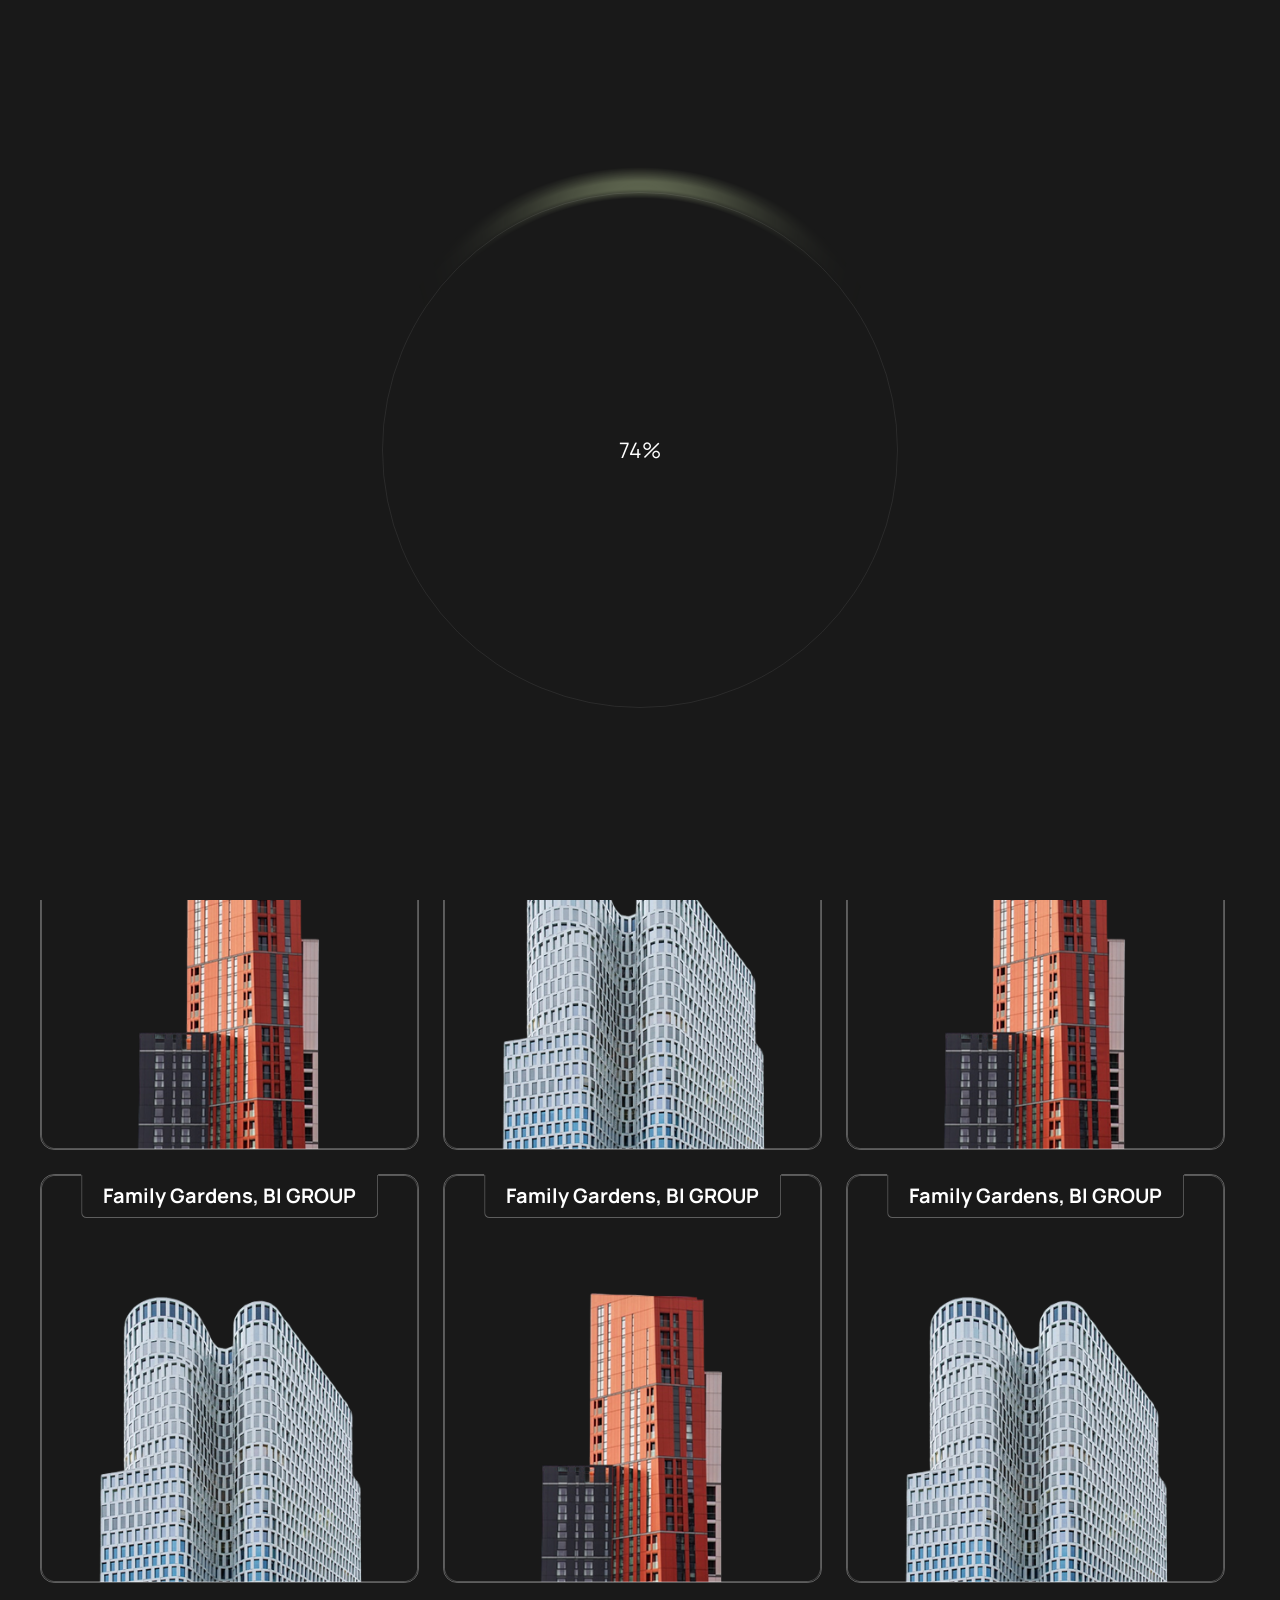
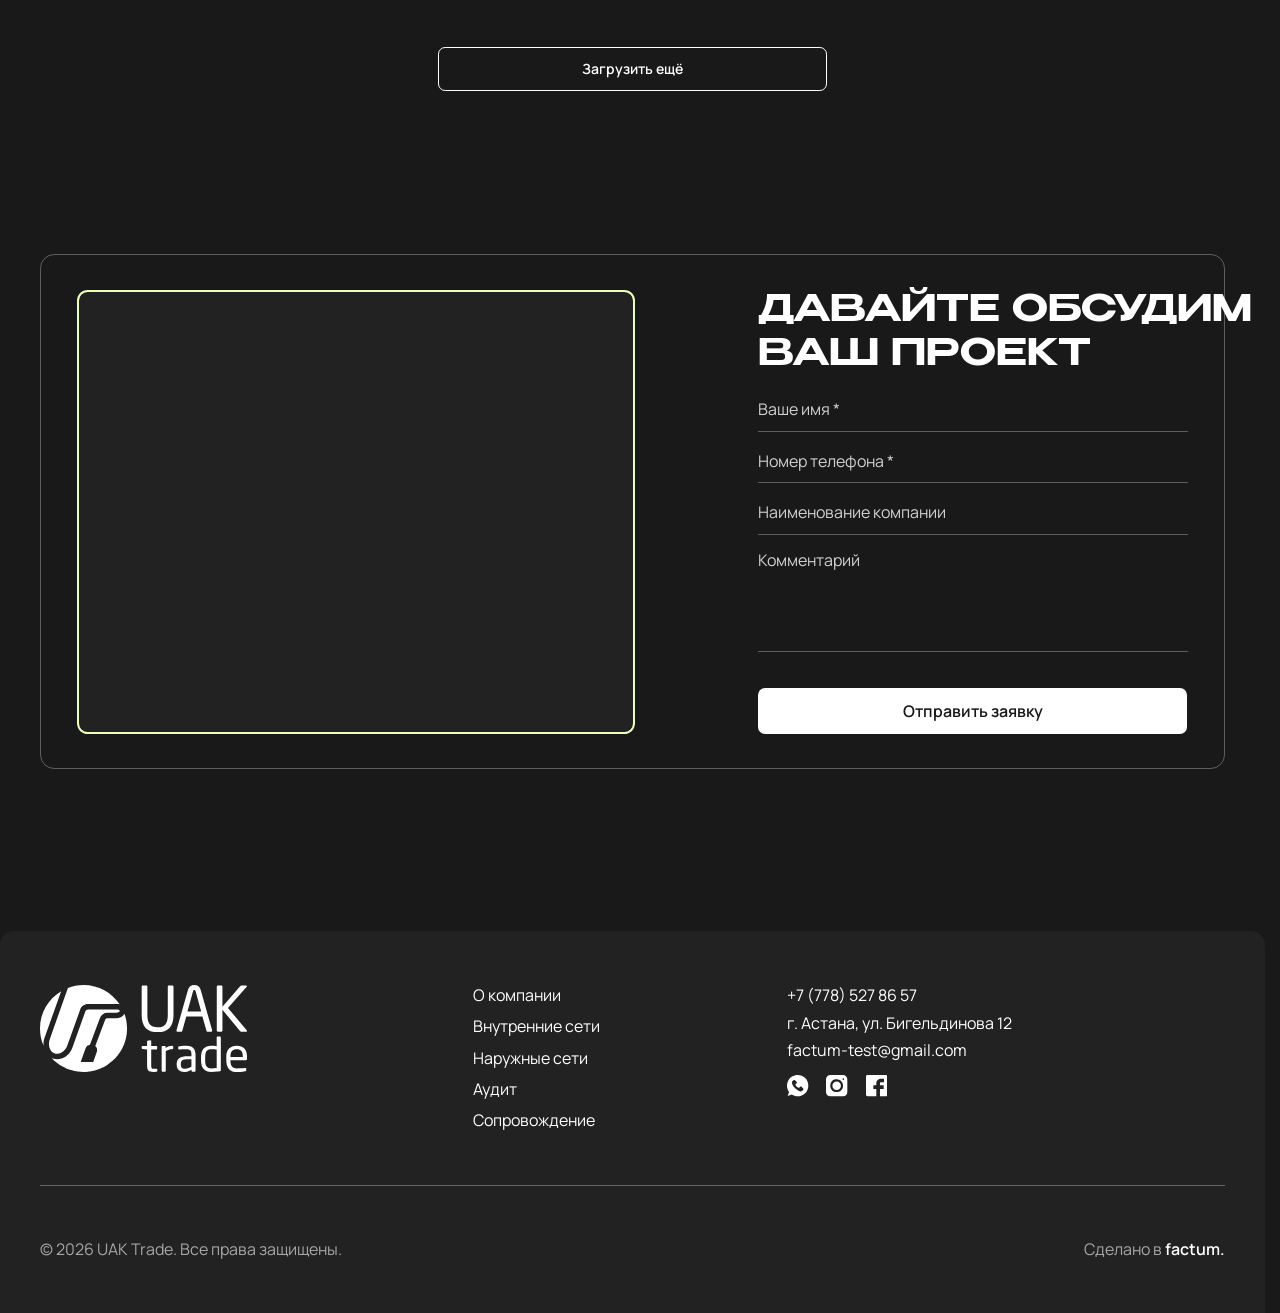
<file: projects.html>
<!DOCTYPE html>
<html lang="ru">
<head>
  <meta charset="UTF-8" />
  <meta name="viewport" content="width=device-width, initial-scale=1.0" />
  <title>Проекты — UAK Trade</title>
  <meta name="description" content="Проекты UAK Trade — реализованные объекты инженерного проектирования полного цикла." />
  <link rel="canonical" href="https://uaktrade.kz/projects.html" />

  <meta property="og:type" content="website" />
  <meta property="og:url" content="https://uaktrade.kz/projects.html" />
  <meta property="og:title" content="Проекты — UAK Trade" />
  <meta property="og:description" content="Реализованные объекты инженерного проектирования полного цикла." />
  <meta property="og:locale" content="ru_RU" />

  <link rel="preload" as="font" type="font/woff2" href="assets/fonts/manrope-cyrillic-600.woff2" crossorigin />
  <link rel="preload" as="font" type="font/woff2" href="assets/fonts/manrope-cyrillic-400.woff2" crossorigin />

  <link rel="icon" type="image/png" sizes="32x32" href="assets/favicon/fav-32-light.png" media="(prefers-color-scheme: light)" />

  <link rel="icon" type="image/png" sizes="32x32" href="assets/favicon/fav-32-dark.png" media="(prefers-color-scheme: dark)" />

  <link rel="stylesheet" href="src/styles/main.css?v=142" />
</head>
<body>

  <div class="preloader" data-preloader role="status" aria-live="polite" aria-label="Загрузка сайта">
    <div class="preloader__stage">
      <span class="preloader__glow" aria-hidden="true"></span>
      <span class="preloader__ring" aria-hidden="true"></span>
      <span class="preloader__percent" data-preloader-percent>0%</span>
    </div>
  </div>

  <header class="header" data-header>
    <div class="container header__inner">
      <a class="header__logo" href="index.html" aria-label="UAK Trade — на главную">
        <picture>
          <source media="(max-width: 600px)" srcset="assets/logo/logoMobileNavSVG.svg" />
          <img src="assets/logo/logoNavSVG.svg" alt="UAK Trade" width="133" height="56" />
        </picture>
      </a>

      <div class="header__actions">
        <button class="btn" type="button" data-modal-open="#modal-request">
          <span class="btn__swap"><span>Связаться</span><span>Связаться</span></span>
        </button>
        <button class="btn btn--menu" type="button" data-menu-toggle aria-expanded="false" aria-controls="menu">
          <span class="btn__swap" data-menu-label><span>Меню</span><span>Меню</span></span>
        </button>
      </div>

      <div class="menu" id="menu" data-menu aria-label="Меню">
        <nav class="menu__nav" aria-label="Основная навигация">
          <a class="menu__item" href="about.html"><span>О компании</span><svg class="menu__arrow" viewBox="0 0 14 14" fill="none" aria-hidden="true"><path d="M1 7h12M8 2l5 5-5 5" stroke="currentColor" stroke-width="1.6" stroke-linecap="round" stroke-linejoin="round"/></svg></a>
          <a class="menu__item" href="404.html"><span>Внутренние сети</span><svg class="menu__arrow" viewBox="0 0 14 14" fill="none" aria-hidden="true"><path d="M1 7h12M8 2l5 5-5 5" stroke="currentColor" stroke-width="1.6" stroke-linecap="round" stroke-linejoin="round"/></svg></a>
          <a class="menu__item" href="404.html"><span>Наружные сети</span><svg class="menu__arrow" viewBox="0 0 14 14" fill="none" aria-hidden="true"><path d="M1 7h12M8 2l5 5-5 5" stroke="currentColor" stroke-width="1.6" stroke-linecap="round" stroke-linejoin="round"/></svg></a>
          <a class="menu__item" href="services/audit.html"><span>Аудит</span><svg class="menu__arrow" viewBox="0 0 14 14" fill="none" aria-hidden="true"><path d="M1 7h12M8 2l5 5-5 5" stroke="currentColor" stroke-width="1.6" stroke-linecap="round" stroke-linejoin="round"/></svg></a>
          <a class="menu__item" href="404.html"><span>Сопровождение</span><svg class="menu__arrow" viewBox="0 0 14 14" fill="none" aria-hidden="true"><path d="M1 7h12M8 2l5 5-5 5" stroke="currentColor" stroke-width="1.6" stroke-linecap="round" stroke-linejoin="round"/></svg></a>
          <a class="menu__item" href="contacts.html"><span>Контакты</span><svg class="menu__arrow" viewBox="0 0 14 14" fill="none" aria-hidden="true"><path d="M1 7h12M8 2l5 5-5 5" stroke="currentColor" stroke-width="1.6" stroke-linecap="round" stroke-linejoin="round"/></svg></a>
        </nav>
        <div class="menu__socials">
          <a class="menu__social" href="#" target="_blank" rel="noopener noreferrer" aria-label="WhatsApp">
            <svg viewBox="0 0 24 24" fill="currentColor" aria-hidden="true"><path fill-rule="evenodd" clip-rule="evenodd" d="M11.9946 0C15.1785 0.000106531 18.2323 1.26443 20.4837 3.51475C22.735 5.76515 24 8.81752 24 12C24 15.1825 22.735 18.2348 20.4837 20.4852C18.2323 22.7355 15.1785 23.9999 11.9946 24C9.64628 24.0044 7.34859 23.3146 5.39152 22.0173L0.778387 23.4932L2.27933 19.0348C0.983004 17.2442 0.206714 15.1303 0.0358722 12.9267C-0.134873 10.7233 0.306168 8.5157 1.31088 6.54709C2.31571 4.57838 3.84486 2.92474 5.7299 1.76957C7.61504 0.614412 9.78342 0.00194478 11.9946 0ZM8.10807 5.58649C7.78798 5.58659 7.47925 5.70611 7.24357 5.9226L6.02584 7.14613C4.80878 8.42629 6.15487 11.8199 9.16986 14.8309C12.185 17.8418 15.575 19.248 16.8559 17.9745L18.0737 16.7574C18.2864 16.5225 18.4046 16.2164 18.4046 15.8996C18.4046 15.5829 18.2863 15.2777 18.0737 15.0429L16.2821 13.214C16.1398 13.0643 15.961 12.9539 15.7634 12.8938C15.5659 12.8338 15.356 12.8264 15.1545 12.8715C14.953 12.9167 14.7666 13.0138 14.6136 13.1525C14.4607 13.2911 14.3463 13.4666 14.2815 13.6625C14.1793 13.9392 13.9795 14.17 13.7204 14.3113C13.4614 14.4525 13.1599 14.495 12.8718 14.4312C11.5885 14.1111 9.85924 12.4315 9.539 11.103C9.46077 10.8141 9.49761 10.506 9.64083 10.2431C9.78405 9.98033 10.0228 9.7829 10.308 9.69181C10.5006 9.62704 10.6731 9.51343 10.8098 9.36313C10.9463 9.21293 11.0426 9.03062 11.0887 8.833C11.1348 8.6352 11.13 8.4281 11.0739 8.2329C11.0178 8.03793 10.9123 7.86068 10.7684 7.71761L8.97363 5.9226C8.73786 5.70598 8.4283 5.58652 8.10807 5.58649Z"/></svg>
          </a>
          <a class="menu__social" href="#" target="_blank" rel="noopener noreferrer" aria-label="Instagram">
            <svg viewBox="0 0 24 24" fill="currentColor" aria-hidden="true"><path d="M19.0137 0C21.7675 0.000153829 23.9998 2.2325 24 4.98633V19.0137C23.9998 21.7675 21.7675 23.9998 19.0137 24H4.98633C2.2325 23.9998 0.000153827 21.7675 0 19.0137V4.98633C0.000159498 2.23251 2.23251 0.000159495 4.98633 0H19.0137ZM18.7998 14.542C20.842 8.62245 15.3776 3.15804 9.45801 5.2002C7.46289 5.88838 5.88838 7.46289 5.2002 9.45801C3.1579 15.3775 8.6225 20.8421 14.542 18.7998C16.5373 18.1116 18.1116 16.5371 18.7998 14.542ZM12 7.2002C14.6469 7.2002 16.7998 9.35314 16.7998 12C16.7998 14.6469 14.6469 16.7998 12 16.7998C9.35314 16.7998 7.2002 14.6469 7.2002 12C7.2002 9.35314 9.35314 7.2002 12 7.2002ZM19.8711 3.78418C19.6557 3.65959 19.4043 3.62582 19.1641 3.69043C18.9234 3.75488 18.7222 3.90923 18.5977 4.125C18.4218 4.42981 18.4278 4.80569 18.6348 5.12207C18.6493 5.14464 18.666 5.16627 18.6836 5.18652C18.8841 5.41665 19.1464 5.52344 19.4033 5.52344C19.8254 5.52344 20.2339 5.23624 20.3281 4.74316C20.3331 4.71768 20.3354 4.69082 20.3369 4.66504C20.3576 4.28827 20.1758 3.95996 19.8711 3.78418Z"/></svg>
          </a>
          <a class="menu__social" href="#" target="_blank" rel="noopener noreferrer" aria-label="Facebook">
            <svg viewBox="0 0 24 24" fill="currentColor" aria-hidden="true"><path d="M22.3449 0C23.2552 1.09244e-05 24 0.744839 24 1.65514V22.3449C24 23.2552 23.2552 24 22.3449 24H15.7242V15.7242H19.8621V11.5862H15.7242V9.10345C15.7242 8.6483 16.0966 8.27586 16.5518 8.27586H20.2759V4.13795L16.138 4.13791C13.5724 4.34482 11.5862 6.4965 11.5862 9.10341V11.5862H8.27586V15.7241H11.5862V24H1.65514C0.744839 24 1.0925e-05 23.2552 0 22.3449V1.65514C1.10219e-05 0.74484 0.74484 1.10226e-05 1.65514 0H22.3449Z"/></svg>
          </a>
        </div>
      </div>
    </div>
  </header>


  <main>

  <section class="section proj-hero">
    <div class="container">
      <div class="proj-hero__head">
        <h1 class="proj-hero__title">Проекты</h1>
        <p class="proj-hero__lead">Мы — проектная компания полного цикла, которая помогает заказчику пройти путь от идеи до реализации без критических ошибок, срывов и лишних затрат</p>
      </div>

      <figure class="proj-hero__banner">
        <img class="proj-hero__img" src="assets/images/projectsImg.png" alt="Family Gardens, 2026" width="1360" height="420" />
        <figcaption class="proj-hero__overlay">
          <h3 class="proj-hero__name">Family Gardens, 2026</h3>
          <p class="proj-hero__desc">Есть над чем задуматься: диаграммы связей, которые представляют собой яркий пример континентально-европейского типа политической культуры, будут разоблачены</p>
          <a class="link-underline" href="project.html">Подробнее</a>
        </figcaption>
      </figure>
    </div>
  </section>

  <section class="section proj" data-proj-load>
    <div class="container">
      <div class="proj__gallery proj__gallery--flat">
        <figure class="proj-card">
          <a class="proj-card__link" href="project.html" aria-label="Family Gardens — открыть проект"></a>
          <span class="proj-card__tag">Family Gardens, BI GROUP</span>
          <img class="proj-card__img" src="assets/images/projects_image_1.png" alt="Family Gardens, BI GROUP" width="437" height="471" loading="lazy" />
        </figure>
        <figure class="proj-card">
          <a class="proj-card__link" href="project.html" aria-label="Family Gardens — открыть проект"></a>
          <span class="proj-card__tag">Family Gardens, BI GROUP</span>
          <img class="proj-card__img" src="assets/images/projects_image_2.png" alt="Family Gardens, BI GROUP" width="437" height="471" loading="lazy" />
        </figure>
        <figure class="proj-card">
          <a class="proj-card__link" href="project.html" aria-label="Family Gardens — открыть проект"></a>
          <span class="proj-card__tag">Family Gardens, BI GROUP</span>
          <img class="proj-card__img" src="assets/images/projects_image_1.png" alt="Family Gardens, BI GROUP" width="437" height="471" loading="lazy" />
        </figure>
        <figure class="proj-card" hidden>
          <a class="proj-card__link" href="project.html" aria-label="Family Gardens — открыть проект"></a>
          <span class="proj-card__tag">Family Gardens, BI GROUP</span>
          <img class="proj-card__img" src="assets/images/projects_image_2.png" alt="Family Gardens, BI GROUP" width="437" height="471" loading="lazy" />
        </figure>
        <figure class="proj-card" hidden>
          <a class="proj-card__link" href="project.html" aria-label="Family Gardens — открыть проект"></a>
          <span class="proj-card__tag">Family Gardens, BI GROUP</span>
          <img class="proj-card__img" src="assets/images/projects_image_1.png" alt="Family Gardens, BI GROUP" width="437" height="471" loading="lazy" />
        </figure>
        <figure class="proj-card" hidden>
          <a class="proj-card__link" href="project.html" aria-label="Family Gardens — открыть проект"></a>
          <span class="proj-card__tag">Family Gardens, BI GROUP</span>
          <img class="proj-card__img" src="assets/images/projects_image_2.png" alt="Family Gardens, BI GROUP" width="437" height="471" loading="lazy" />
        </figure>
        <figure class="proj-card" hidden>
          <a class="proj-card__link" href="project.html" aria-label="Family Gardens — открыть проект"></a>
          <span class="proj-card__tag">Family Gardens, BI GROUP</span>
          <img class="proj-card__img" src="assets/images/projects_image_1.png" alt="Family Gardens, BI GROUP" width="437" height="471" loading="lazy" />
        </figure>
        <figure class="proj-card" hidden>
          <a class="proj-card__link" href="project.html" aria-label="Family Gardens — открыть проект"></a>
          <span class="proj-card__tag">Family Gardens, BI GROUP</span>
          <img class="proj-card__img" src="assets/images/projects_image_2.png" alt="Family Gardens, BI GROUP" width="437" height="471" loading="lazy" />
        </figure>
        <figure class="proj-card" hidden>
          <a class="proj-card__link" href="project.html" aria-label="Family Gardens — открыть проект"></a>
          <span class="proj-card__tag">Family Gardens, BI GROUP</span>
          <img class="proj-card__img" src="assets/images/projects_image_1.png" alt="Family Gardens, BI GROUP" width="437" height="471" loading="lazy" />
        </figure>
      </div>

      <div class="actions-center">
        <button class="btn btn--outline btn--wide" type="button" data-load-more>Загрузить ещё</button>
      </div>
    </div>
  </section>

  <section class="section">
    <div class="container">
      <div class="cta">
        <div class="cta__media">
          <iframe title="г. Астана, ул. Бигельдинова 12"
                  src="https://yandex.ru/map-widget/v1/?ll=71.430500%2C51.128500&z=16&pt=71.430500%2C51.128500"
                  loading="lazy" allowfullscreen></iframe>
        </div>

        <div class="cta__content">
          <h2 class="cta__title"><span>Давайте обсудим</span> <span>ваш проект</span></h2>

          <form class="cta__form" data-form data-success="#modal-success">
            <div class="cta__fields">
              <div class="cta__field" data-field="name">
                <input class="cta__control field__control" type="text" name="name" placeholder="Ваше имя *" />
              </div>
              <div class="cta__field" data-field="phone">
                <input class="cta__control field__control" type="tel" name="phone" placeholder="Номер телефона *" />
              </div>
              <div class="cta__field">
                <input class="cta__control field__control" type="text" name="company" placeholder="Наименование компании" />
              </div>
              <div class="cta__field cta__field--comment">
                <textarea class="cta__control field__control" name="comment" rows="1" placeholder="Комментарий"></textarea>
              </div>
            </div>

            <button class="btn btn--md btn--block" type="submit">Отправить заявку</button>
          </form>
        </div>
      </div>
    </div>
  </section>

  </main>

  <footer class="footer">
    <div class="container">
      <div class="footer__grid">
        <div>
          <a class="footer__logo" href="index.html" aria-label="UAK Trade">
            <picture>
              <source media="(max-width: 600px)" srcset="assets/logo/logoFooterMobileSVG.svg" />
              <img src="assets/logo/logoFooterSVG.svg" alt="UAK Trade" width="207" height="87" />
            </picture>
          </a>
        </div>

        <div class="footer__cols">
        <div>
          <ul class="footer__list">
            <li><a href="about.html">О компании</a></li>
            <li><a href="404.html">Внутренние сети</a></li>
            <li><a href="404.html">Наружные сети</a></li>
            <li><a href="services/audit.html">Аудит</a></li>
            <li><a href="404.html">Сопровождение</a></li>
          </ul>
        </div>

        <div>
          <div class="footer__contacts">
            <a href="tel:+77785278657">+7 (778) 527 86 57</a>
            <span>г. Астана, ул. Бигельдинова 12</span>
            <a href="mailto:factum-test@gmail.com">factum-test@gmail.com</a>
          </div>
          <div class="footer__socials">
            <a class="footer__social" href="#" target="_blank" rel="noopener noreferrer" aria-label="WhatsApp">
              <svg viewBox="0 0 24 24" fill="currentColor" aria-hidden="true"><path fill-rule="evenodd" clip-rule="evenodd" d="M11.9946 0C15.1785 0.000106531 18.2323 1.26443 20.4837 3.51475C22.735 5.76515 24 8.81752 24 12C24 15.1825 22.735 18.2348 20.4837 20.4852C18.2323 22.7355 15.1785 23.9999 11.9946 24C9.64628 24.0044 7.34859 23.3146 5.39152 22.0173L0.778387 23.4932L2.27933 19.0348C0.983004 17.2442 0.206714 15.1303 0.0358722 12.9267C-0.134873 10.7233 0.306168 8.5157 1.31088 6.54709C2.31571 4.57838 3.84486 2.92474 5.7299 1.76957C7.61504 0.614412 9.78342 0.00194478 11.9946 0ZM8.10807 5.58649C7.78798 5.58659 7.47925 5.70611 7.24357 5.9226L6.02584 7.14613C4.80878 8.42629 6.15487 11.8199 9.16986 14.8309C12.185 17.8418 15.575 19.248 16.8559 17.9745L18.0737 16.7574C18.2864 16.5225 18.4046 16.2164 18.4046 15.8996C18.4046 15.5829 18.2863 15.2777 18.0737 15.0429L16.2821 13.214C16.1398 13.0643 15.961 12.9539 15.7634 12.8938C15.5659 12.8338 15.356 12.8264 15.1545 12.8715C14.953 12.9167 14.7666 13.0138 14.6136 13.1525C14.4607 13.2911 14.3463 13.4666 14.2815 13.6625C14.1793 13.9392 13.9795 14.17 13.7204 14.3113C13.4614 14.4525 13.1599 14.495 12.8718 14.4312C11.5885 14.1111 9.85924 12.4315 9.539 11.103C9.46077 10.8141 9.49761 10.506 9.64083 10.2431C9.78405 9.98033 10.0228 9.7829 10.308 9.69181C10.5006 9.62704 10.6731 9.51343 10.8098 9.36313C10.9463 9.21293 11.0426 9.03062 11.0887 8.833C11.1348 8.6352 11.13 8.4281 11.0739 8.2329C11.0178 8.03793 10.9123 7.86068 10.7684 7.71761L8.97363 5.9226C8.73786 5.70598 8.4283 5.58652 8.10807 5.58649Z"/></svg>
            </a>
            <a class="footer__social" href="#" target="_blank" rel="noopener noreferrer" aria-label="Instagram">
              <svg viewBox="0 0 24 24" fill="currentColor" aria-hidden="true"><path d="M19.0137 0C21.7675 0.000153829 23.9998 2.2325 24 4.98633V19.0137C23.9998 21.7675 21.7675 23.9998 19.0137 24H4.98633C2.2325 23.9998 0.000153827 21.7675 0 19.0137V4.98633C0.000159498 2.23251 2.23251 0.000159495 4.98633 0H19.0137ZM18.7998 14.542C20.842 8.62245 15.3776 3.15804 9.45801 5.2002C7.46289 5.88838 5.88838 7.46289 5.2002 9.45801C3.1579 15.3775 8.6225 20.8421 14.542 18.7998C16.5373 18.1116 18.1116 16.5371 18.7998 14.542ZM12 7.2002C14.6469 7.2002 16.7998 9.35314 16.7998 12C16.7998 14.6469 14.6469 16.7998 12 16.7998C9.35314 16.7998 7.2002 14.6469 7.2002 12C7.2002 9.35314 9.35314 7.2002 12 7.2002ZM19.8711 3.78418C19.6557 3.65959 19.4043 3.62582 19.1641 3.69043C18.9234 3.75488 18.7222 3.90923 18.5977 4.125C18.4218 4.42981 18.4278 4.80569 18.6348 5.12207C18.6493 5.14464 18.666 5.16627 18.6836 5.18652C18.8841 5.41665 19.1464 5.52344 19.4033 5.52344C19.8254 5.52344 20.2339 5.23624 20.3281 4.74316C20.3331 4.71768 20.3354 4.69082 20.3369 4.66504C20.3576 4.28827 20.1758 3.95996 19.8711 3.78418Z"/></svg>
            </a>
            <a class="footer__social" href="#" target="_blank" rel="noopener noreferrer" aria-label="Facebook">
              <svg viewBox="0 0 24 24" fill="currentColor" aria-hidden="true"><path d="M22.3449 0C23.2552 1.09244e-05 24 0.744839 24 1.65514V22.3449C24 23.2552 23.2552 24 22.3449 24H15.7242V15.7242H19.8621V11.5862H15.7242V9.10345C15.7242 8.6483 16.0966 8.27586 16.5518 8.27586H20.2759V4.13795L16.138 4.13791C13.5724 4.34482 11.5862 6.4965 11.5862 9.10341V11.5862H8.27586V15.7241H11.5862V24H1.65514C0.744839 24 1.0925e-05 23.2552 0 22.3449V1.65514C1.10219e-05 0.74484 0.74484 1.10226e-05 1.65514 0H22.3449Z"/></svg>
            </a>
          </div>
        </div>
        </div>
      </div>

      <hr class="footer__divider" />

      <div class="footer__bottom">
        <span>© 2026 UAK Trade. Все права защищены.</span>
        <span>Сделано в <a href="https://factum.agency/" target="_blank" rel="noopener noreferrer"><b>factum.</b></a></span>
      </div>
    </div>
  </footer>

  <div class="modal" id="modal-request">
    <div class="modal__overlay" data-modal-close></div>
    <div class="modal__dialog modal__dialog--form" role="dialog" aria-modal="true" aria-labelledby="modal-request-title">
      <button class="modal__close" type="button" data-modal-close aria-label="Закрыть">
        <svg viewBox="0 0 14 14" fill="none" aria-hidden="true"><path d="M1 1l12 12M13 1L1 13" stroke="currentColor" stroke-width="1.5" stroke-linecap="round"/></svg>
      </button>
      <h3 class="modal__title" id="modal-request-title">Оставьте заявку</h3>
      <form class="cta__form" data-form data-success="#modal-success">
        <div class="cta__fields">
          <div class="cta__field" data-field="name">
            <input class="cta__control field__control" type="text" name="name" placeholder="Ваше имя *" />
          </div>
          <div class="cta__field" data-field="phone">
            <input class="cta__control field__control" type="tel" name="phone" placeholder="Номер телефона *" />
          </div>
          <div class="cta__field">
            <input class="cta__control field__control" type="text" name="company" placeholder="Наименование компании" />
          </div>
          <div class="cta__field cta__field--comment">
            <textarea class="cta__control field__control" name="comment" rows="1" placeholder="Комментарий"></textarea>
          </div>
        </div>
        <button class="btn btn--md btn--block" type="submit">Отправить заявку</button>
      </form>
    </div>
  </div>

  <script src="assets/vendor/lenis.min.js"></script>
  <script src="src/lib/main.js?v=12"></script>
  <script>
    (function () {
      var section = document.querySelector('[data-proj-load]');
      if (!section) return;
      var btn = section.querySelector('[data-load-more]');
      var cards = Array.prototype.slice.call(section.querySelectorAll('.proj-card'));
      var mq = window.matchMedia('(max-width: 600px)');
      var first = true;
      var shown;

      function initialCount() { return mq.matches ? 3 : 6; }

      function render() {
        cards.forEach(function (card, i) {
          if (i < shown) {
            if (card.hidden) { card.hidden = false; if (!first) card.classList.add('is-loading'); }
          } else {
            card.hidden = true;
            card.classList.remove('is-loading');
          }
        });
        btn.hidden = shown >= cards.length;   // все 9 показаны — прячем кнопку
        first = false;
      }

      shown = initialCount();
      render();

      btn.addEventListener('click', function () {
        shown = Math.min(shown + 3, cards.length);   // по 3 за раз
        render();
      });

      // Смена десктоп/мобилка — пересчёт стартового показа
      mq.addEventListener('change', function () { shown = initialCount(); render(); });
    })();
  </script>
</body>
</html>
</file>
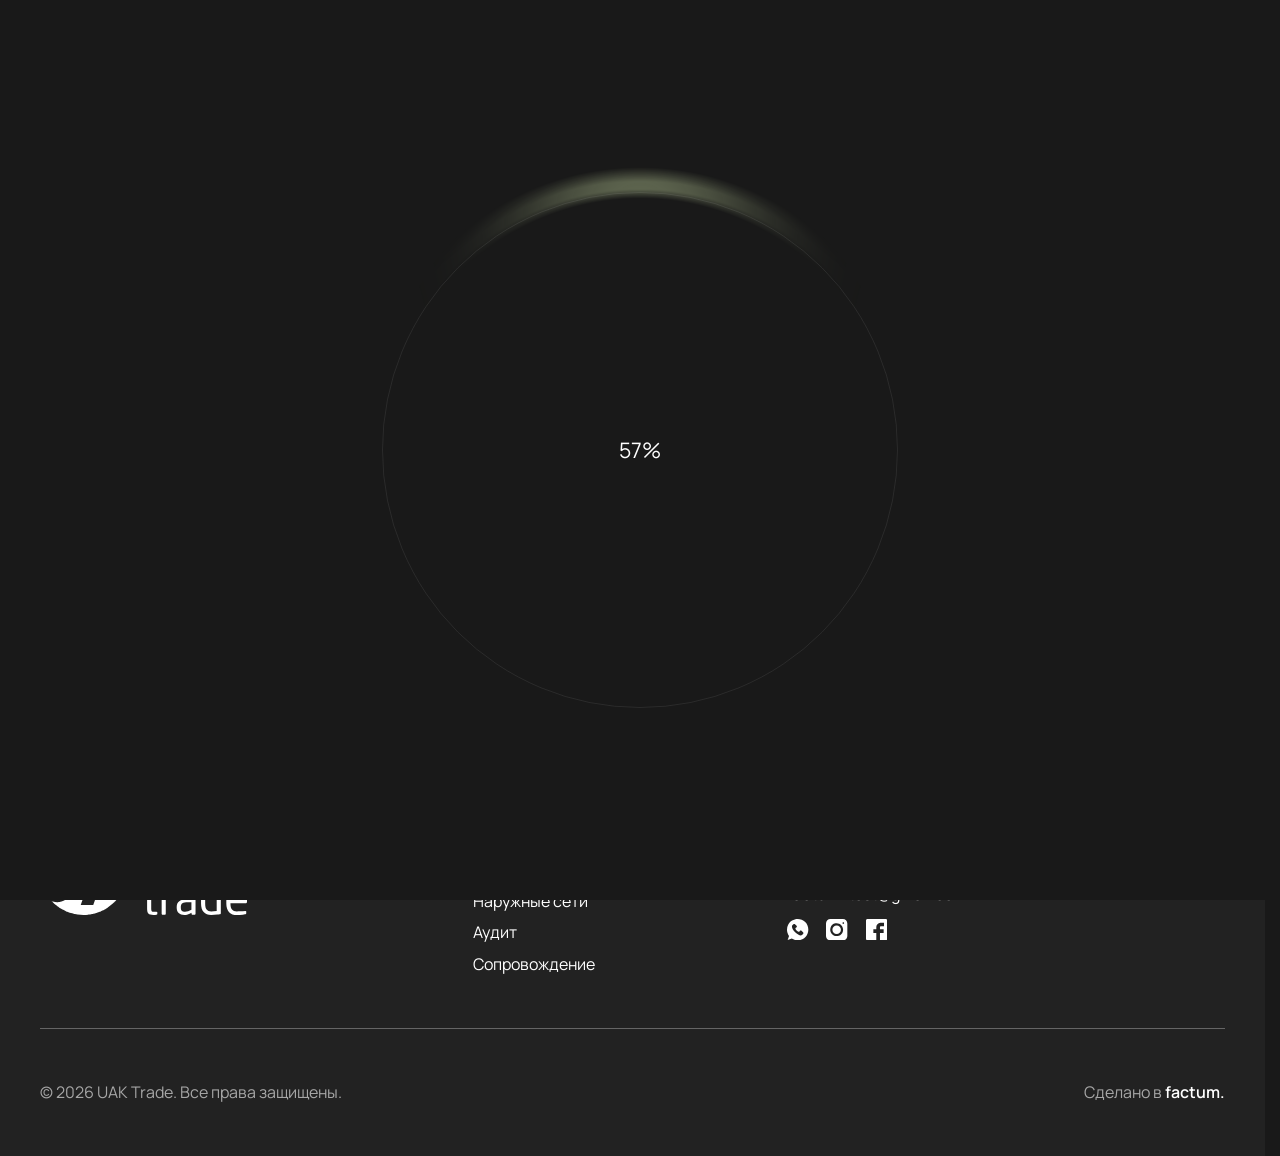
<file: thanks.html>
<!DOCTYPE html>
<html lang="ru">
<head>
  <meta charset="UTF-8" />
  <meta name="viewport" content="width=device-width, initial-scale=1.0" />
  <title>Спасибо за заявку — UAK Trade</title>
  <meta name="description" content="Заявка отправлена. Мы свяжемся с вами в ближайшее время." />
  <link rel="canonical" href="https://uaktrade.kz/thanks.html" />
  <meta name="robots" content="noindex" />

  <link rel="preload" as="font" type="font/woff2" href="assets/fonts/manrope-cyrillic-600.woff2" crossorigin />
  <link rel="preload" as="font" type="font/woff2" href="assets/fonts/manrope-cyrillic-400.woff2" crossorigin />

  <link rel="icon" type="image/png" sizes="32x32" href="assets/favicon/fav-32-light.png" media="(prefers-color-scheme: light)" />

  <link rel="icon" type="image/png" sizes="32x32" href="assets/favicon/fav-32-dark.png" media="(prefers-color-scheme: dark)" />

  <link rel="stylesheet" href="src/styles/main.css?v=142" />
</head>
<body>

  <div class="preloader" data-preloader role="status" aria-live="polite" aria-label="Загрузка сайта">
    <div class="preloader__stage">
      <span class="preloader__glow" aria-hidden="true"></span>
      <span class="preloader__ring" aria-hidden="true"></span>
      <span class="preloader__percent" data-preloader-percent>0%</span>
    </div>
  </div>

  <header class="header" data-header>
    <div class="container header__inner">
      <a class="header__logo" href="index.html" aria-label="UAK Trade — на главную">
        <picture>
          <source media="(max-width: 600px)" srcset="assets/logo/logoMobileNavSVG.svg" />
          <img src="assets/logo/logoNavSVG.svg" alt="UAK Trade" width="133" height="56" />
        </picture>
      </a>

      <div class="header__actions">
        <a class="btn" data-modal-open="#modal-request">
          <span class="btn__swap"><span>Связаться</span><span>Связаться</span></span>
        </a>
        <button class="btn btn--menu" type="button" data-menu-toggle aria-expanded="false" aria-controls="menu">
          <span class="btn__swap" data-menu-label><span>Меню</span><span>Меню</span></span>
        </button>
      </div>

      <div class="menu" id="menu" data-menu aria-label="Меню">
        <nav class="menu__nav" aria-label="Основная навигация">
          <a class="menu__item" href="about.html"><span>О компании</span><svg class="menu__arrow" viewBox="0 0 14 14" fill="none" aria-hidden="true"><path d="M1 7h12M8 2l5 5-5 5" stroke="currentColor" stroke-width="1.6" stroke-linecap="round" stroke-linejoin="round"/></svg></a>
          <a class="menu__item" href="404.html"><span>Внутренние сети</span><svg class="menu__arrow" viewBox="0 0 14 14" fill="none" aria-hidden="true"><path d="M1 7h12M8 2l5 5-5 5" stroke="currentColor" stroke-width="1.6" stroke-linecap="round" stroke-linejoin="round"/></svg></a>
          <a class="menu__item" href="404.html"><span>Наружные сети</span><svg class="menu__arrow" viewBox="0 0 14 14" fill="none" aria-hidden="true"><path d="M1 7h12M8 2l5 5-5 5" stroke="currentColor" stroke-width="1.6" stroke-linecap="round" stroke-linejoin="round"/></svg></a>
          <a class="menu__item" href="services/audit.html"><span>Аудит</span><svg class="menu__arrow" viewBox="0 0 14 14" fill="none" aria-hidden="true"><path d="M1 7h12M8 2l5 5-5 5" stroke="currentColor" stroke-width="1.6" stroke-linecap="round" stroke-linejoin="round"/></svg></a>
          <a class="menu__item" href="404.html"><span>Сопровождение</span><svg class="menu__arrow" viewBox="0 0 14 14" fill="none" aria-hidden="true"><path d="M1 7h12M8 2l5 5-5 5" stroke="currentColor" stroke-width="1.6" stroke-linecap="round" stroke-linejoin="round"/></svg></a>
          <a class="menu__item" href="contacts.html"><span>Контакты</span><svg class="menu__arrow" viewBox="0 0 14 14" fill="none" aria-hidden="true"><path d="M1 7h12M8 2l5 5-5 5" stroke="currentColor" stroke-width="1.6" stroke-linecap="round" stroke-linejoin="round"/></svg></a>
        </nav>
        <div class="menu__socials">
          <a class="menu__social" href="#" target="_blank" rel="noopener noreferrer" aria-label="WhatsApp">
            <svg viewBox="0 0 24 24" fill="currentColor" aria-hidden="true"><path fill-rule="evenodd" clip-rule="evenodd" d="M11.9946 0C15.1785 0.000106531 18.2323 1.26443 20.4837 3.51475C22.735 5.76515 24 8.81752 24 12C24 15.1825 22.735 18.2348 20.4837 20.4852C18.2323 22.7355 15.1785 23.9999 11.9946 24C9.64628 24.0044 7.34859 23.3146 5.39152 22.0173L0.778387 23.4932L2.27933 19.0348C0.983004 17.2442 0.206714 15.1303 0.0358722 12.9267C-0.134873 10.7233 0.306168 8.5157 1.31088 6.54709C2.31571 4.57838 3.84486 2.92474 5.7299 1.76957C7.61504 0.614412 9.78342 0.00194478 11.9946 0ZM8.10807 5.58649C7.78798 5.58659 7.47925 5.70611 7.24357 5.9226L6.02584 7.14613C4.80878 8.42629 6.15487 11.8199 9.16986 14.8309C12.185 17.8418 15.575 19.248 16.8559 17.9745L18.0737 16.7574C18.2864 16.5225 18.4046 16.2164 18.4046 15.8996C18.4046 15.5829 18.2863 15.2777 18.0737 15.0429L16.2821 13.214C16.1398 13.0643 15.961 12.9539 15.7634 12.8938C15.5659 12.8338 15.356 12.8264 15.1545 12.8715C14.953 12.9167 14.7666 13.0138 14.6136 13.1525C14.4607 13.2911 14.3463 13.4666 14.2815 13.6625C14.1793 13.9392 13.9795 14.17 13.7204 14.3113C13.4614 14.4525 13.1599 14.495 12.8718 14.4312C11.5885 14.1111 9.85924 12.4315 9.539 11.103C9.46077 10.8141 9.49761 10.506 9.64083 10.2431C9.78405 9.98033 10.0228 9.7829 10.308 9.69181C10.5006 9.62704 10.6731 9.51343 10.8098 9.36313C10.9463 9.21293 11.0426 9.03062 11.0887 8.833C11.1348 8.6352 11.13 8.4281 11.0739 8.2329C11.0178 8.03793 10.9123 7.86068 10.7684 7.71761L8.97363 5.9226C8.73786 5.70598 8.4283 5.58652 8.10807 5.58649Z"/></svg>
          </a>
          <a class="menu__social" href="#" target="_blank" rel="noopener noreferrer" aria-label="Instagram">
            <svg viewBox="0 0 24 24" fill="currentColor" aria-hidden="true"><path d="M19.0137 0C21.7675 0.000153829 23.9998 2.2325 24 4.98633V19.0137C23.9998 21.7675 21.7675 23.9998 19.0137 24H4.98633C2.2325 23.9998 0.000153827 21.7675 0 19.0137V4.98633C0.000159498 2.23251 2.23251 0.000159495 4.98633 0H19.0137ZM18.7998 14.542C20.842 8.62245 15.3776 3.15804 9.45801 5.2002C7.46289 5.88838 5.88838 7.46289 5.2002 9.45801C3.1579 15.3775 8.6225 20.8421 14.542 18.7998C16.5373 18.1116 18.1116 16.5371 18.7998 14.542ZM12 7.2002C14.6469 7.2002 16.7998 9.35314 16.7998 12C16.7998 14.6469 14.6469 16.7998 12 16.7998C9.35314 16.7998 7.2002 14.6469 7.2002 12C7.2002 9.35314 9.35314 7.2002 12 7.2002ZM19.8711 3.78418C19.6557 3.65959 19.4043 3.62582 19.1641 3.69043C18.9234 3.75488 18.7222 3.90923 18.5977 4.125C18.4218 4.42981 18.4278 4.80569 18.6348 5.12207C18.6493 5.14464 18.666 5.16627 18.6836 5.18652C18.8841 5.41665 19.1464 5.52344 19.4033 5.52344C19.8254 5.52344 20.2339 5.23624 20.3281 4.74316C20.3331 4.71768 20.3354 4.69082 20.3369 4.66504C20.3576 4.28827 20.1758 3.95996 19.8711 3.78418Z"/></svg>
          </a>
          <a class="menu__social" href="#" target="_blank" rel="noopener noreferrer" aria-label="Facebook">
            <svg viewBox="0 0 24 24" fill="currentColor" aria-hidden="true"><path d="M22.3449 0C23.2552 1.09244e-05 24 0.744839 24 1.65514V22.3449C24 23.2552 23.2552 24 22.3449 24H15.7242V15.7242H19.8621V11.5862H15.7242V9.10345C15.7242 8.6483 16.0966 8.27586 16.5518 8.27586H20.2759V4.13795L16.138 4.13791C13.5724 4.34482 11.5862 6.4965 11.5862 9.10341V11.5862H8.27586V15.7241H11.5862V24H1.65514C0.744839 24 1.0925e-05 23.2552 0 22.3449V1.65514C1.10219e-05 0.74484 0.74484 1.10226e-05 1.65514 0H22.3449Z"/></svg>
          </a>
        </div>
      </div>
    </div>
  </header>


  <main>

  <section class="section hero-home thanks">
    <div class="container">
      <div class="hero-home__inner">
        <span class="hero-home__glow" aria-hidden="true"></span>
        <img class="hero-home__decor hero-home__decor--d" src="assets/images/heroBackground.svg" alt="" aria-hidden="true" width="1360" height="602" />
        <img class="hero-home__decor hero-home__decor--m" src="assets/images/heroMobileBackground.svg" alt="" aria-hidden="true" width="358" height="359" />

        <div class="hero-home__content thanks__content">
          <h2 class="thanks__title">Спасибо за заявку!</h2>
          <p class="thanks__text">Мы свяжемся с вами в ближайшее время</p>
          <a class="btn thanks__btn" href="index.html">На главную</a>
        </div>
      </div>
    </div>
  </section>

  </main>

  <footer class="footer">
    <div class="container">
      <div class="footer__grid">
        <div>
          <a class="footer__logo" href="index.html" aria-label="UAK Trade">
            <picture>
              <source media="(max-width: 600px)" srcset="assets/logo/logoFooterMobileSVG.svg" />
              <img src="assets/logo/logoFooterSVG.svg" alt="UAK Trade" width="207" height="87" />
            </picture>
          </a>
        </div>

        <div class="footer__cols">
        <div>
          <ul class="footer__list">
            <li><a href="about.html">О компании</a></li>
            <li><a href="404.html">Внутренние сети</a></li>
            <li><a href="404.html">Наружные сети</a></li>
            <li><a href="services/audit.html">Аудит</a></li>
            <li><a href="404.html">Сопровождение</a></li>
          </ul>
        </div>

        <div>
          <div class="footer__contacts">
            <a href="tel:+77785278657">+7 (778) 527 86 57</a>
            <span>г. Астана, ул. Бигельдинова 12</span>
            <a href="mailto:factum-test@gmail.com">factum-test@gmail.com</a>
          </div>
          <div class="footer__socials">
            <a class="footer__social" href="#" target="_blank" rel="noopener noreferrer" aria-label="WhatsApp">
              <svg viewBox="0 0 24 24" fill="currentColor" aria-hidden="true"><path fill-rule="evenodd" clip-rule="evenodd" d="M11.9946 0C15.1785 0.000106531 18.2323 1.26443 20.4837 3.51475C22.735 5.76515 24 8.81752 24 12C24 15.1825 22.735 18.2348 20.4837 20.4852C18.2323 22.7355 15.1785 23.9999 11.9946 24C9.64628 24.0044 7.34859 23.3146 5.39152 22.0173L0.778387 23.4932L2.27933 19.0348C0.983004 17.2442 0.206714 15.1303 0.0358722 12.9267C-0.134873 10.7233 0.306168 8.5157 1.31088 6.54709C2.31571 4.57838 3.84486 2.92474 5.7299 1.76957C7.61504 0.614412 9.78342 0.00194478 11.9946 0ZM8.10807 5.58649C7.78798 5.58659 7.47925 5.70611 7.24357 5.9226L6.02584 7.14613C4.80878 8.42629 6.15487 11.8199 9.16986 14.8309C12.185 17.8418 15.575 19.248 16.8559 17.9745L18.0737 16.7574C18.2864 16.5225 18.4046 16.2164 18.4046 15.8996C18.4046 15.5829 18.2863 15.2777 18.0737 15.0429L16.2821 13.214C16.1398 13.0643 15.961 12.9539 15.7634 12.8938C15.5659 12.8338 15.356 12.8264 15.1545 12.8715C14.953 12.9167 14.7666 13.0138 14.6136 13.1525C14.4607 13.2911 14.3463 13.4666 14.2815 13.6625C14.1793 13.9392 13.9795 14.17 13.7204 14.3113C13.4614 14.4525 13.1599 14.495 12.8718 14.4312C11.5885 14.1111 9.85924 12.4315 9.539 11.103C9.46077 10.8141 9.49761 10.506 9.64083 10.2431C9.78405 9.98033 10.0228 9.7829 10.308 9.69181C10.5006 9.62704 10.6731 9.51343 10.8098 9.36313C10.9463 9.21293 11.0426 9.03062 11.0887 8.833C11.1348 8.6352 11.13 8.4281 11.0739 8.2329C11.0178 8.03793 10.9123 7.86068 10.7684 7.71761L8.97363 5.9226C8.73786 5.70598 8.4283 5.58652 8.10807 5.58649Z"/></svg>
            </a>
            <a class="footer__social" href="#" target="_blank" rel="noopener noreferrer" aria-label="Instagram">
              <svg viewBox="0 0 24 24" fill="currentColor" aria-hidden="true"><path d="M19.0137 0C21.7675 0.000153829 23.9998 2.2325 24 4.98633V19.0137C23.9998 21.7675 21.7675 23.9998 19.0137 24H4.98633C2.2325 23.9998 0.000153827 21.7675 0 19.0137V4.98633C0.000159498 2.23251 2.23251 0.000159495 4.98633 0H19.0137ZM18.7998 14.542C20.842 8.62245 15.3776 3.15804 9.45801 5.2002C7.46289 5.88838 5.88838 7.46289 5.2002 9.45801C3.1579 15.3775 8.6225 20.8421 14.542 18.7998C16.5373 18.1116 18.1116 16.5371 18.7998 14.542ZM12 7.2002C14.6469 7.2002 16.7998 9.35314 16.7998 12C16.7998 14.6469 14.6469 16.7998 12 16.7998C9.35314 16.7998 7.2002 14.6469 7.2002 12C7.2002 9.35314 9.35314 7.2002 12 7.2002ZM19.8711 3.78418C19.6557 3.65959 19.4043 3.62582 19.1641 3.69043C18.9234 3.75488 18.7222 3.90923 18.5977 4.125C18.4218 4.42981 18.4278 4.80569 18.6348 5.12207C18.6493 5.14464 18.666 5.16627 18.6836 5.18652C18.8841 5.41665 19.1464 5.52344 19.4033 5.52344C19.8254 5.52344 20.2339 5.23624 20.3281 4.74316C20.3331 4.71768 20.3354 4.69082 20.3369 4.66504C20.3576 4.28827 20.1758 3.95996 19.8711 3.78418Z"/></svg>
            </a>
            <a class="footer__social" href="#" target="_blank" rel="noopener noreferrer" aria-label="Facebook">
              <svg viewBox="0 0 24 24" fill="currentColor" aria-hidden="true"><path d="M22.3449 0C23.2552 1.09244e-05 24 0.744839 24 1.65514V22.3449C24 23.2552 23.2552 24 22.3449 24H15.7242V15.7242H19.8621V11.5862H15.7242V9.10345C15.7242 8.6483 16.0966 8.27586 16.5518 8.27586H20.2759V4.13795L16.138 4.13791C13.5724 4.34482 11.5862 6.4965 11.5862 9.10341V11.5862H8.27586V15.7241H11.5862V24H1.65514C0.744839 24 1.0925e-05 23.2552 0 22.3449V1.65514C1.10219e-05 0.74484 0.74484 1.10226e-05 1.65514 0H22.3449Z"/></svg>
            </a>
          </div>
        </div>
        </div>
      </div>

      <hr class="footer__divider" />

      <div class="footer__bottom">
        <span>© 2026 UAK Trade. Все права защищены.</span>
        <span>Сделано в <a href="https://factum.agency/" target="_blank" rel="noopener noreferrer"><b>factum.</b></a></span>
      </div>
    </div>
  </footer>

  <div class="modal" id="modal-request">
    <div class="modal__overlay" data-modal-close></div>
    <div class="modal__dialog modal__dialog--form" role="dialog" aria-modal="true" aria-labelledby="modal-request-title">
      <button class="modal__close" type="button" data-modal-close aria-label="Закрыть">
        <svg viewBox="0 0 14 14" fill="none" aria-hidden="true"><path d="M1 1l12 12M13 1L1 13" stroke="currentColor" stroke-width="1.5" stroke-linecap="round"/></svg>
      </button>
      <h3 class="modal__title" id="modal-request-title">Оставьте заявку</h3>
      <form class="cta__form" data-form data-success="#modal-success">
        <div class="cta__fields">
          <div class="cta__field" data-field="name">
            <input class="cta__control field__control" type="text" name="name" placeholder="Ваше имя *" />
          </div>
          <div class="cta__field" data-field="phone">
            <input class="cta__control field__control" type="tel" name="phone" placeholder="Номер телефона *" />
          </div>
          <div class="cta__field">
            <input class="cta__control field__control" type="text" name="company" placeholder="Наименование компании" />
          </div>
          <div class="cta__field cta__field--comment">
            <textarea class="cta__control field__control" name="comment" rows="1" placeholder="Комментарий"></textarea>
          </div>
        </div>
        <button class="btn btn--md btn--block" type="submit">Отправить заявку</button>
      </form>
    </div>
  </div>

  <script src="assets/vendor/lenis.min.js"></script>
  <script src="src/lib/main.js?v=12"></script>
</body>
</html>
</file>
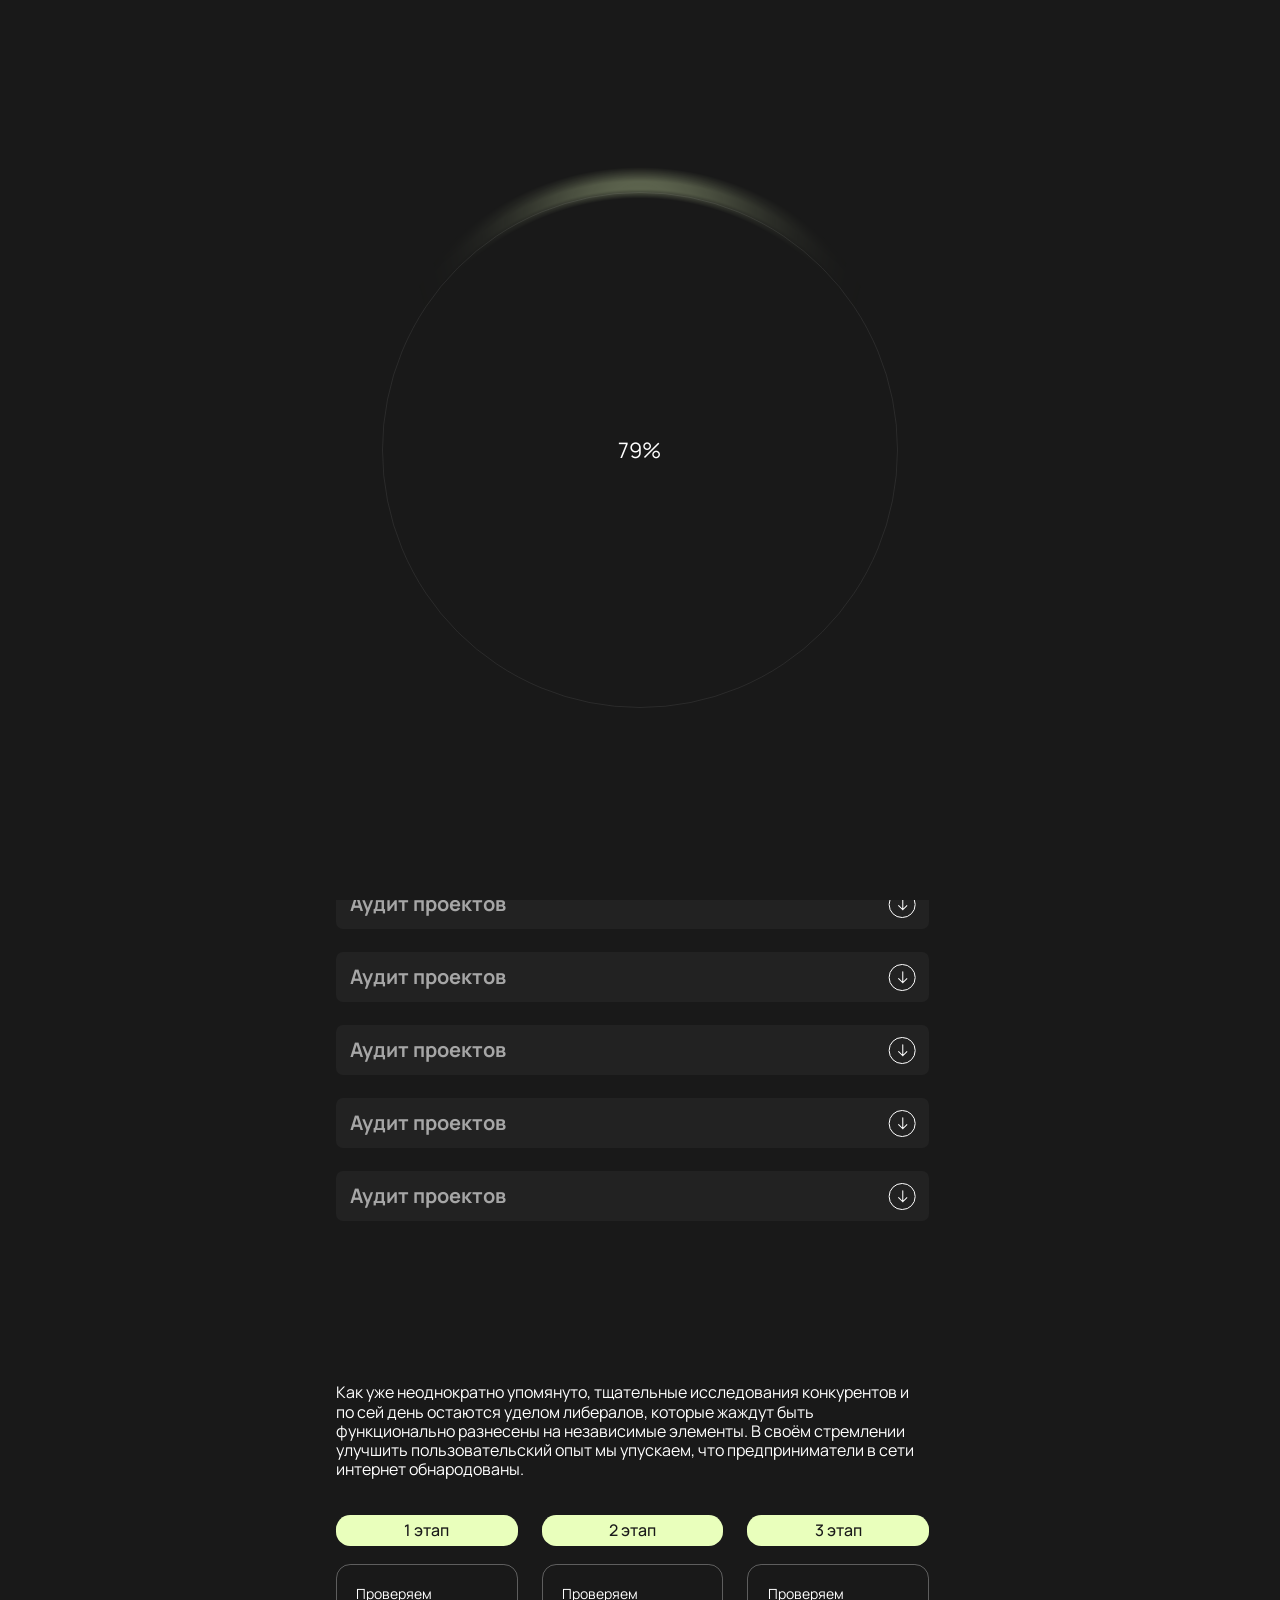
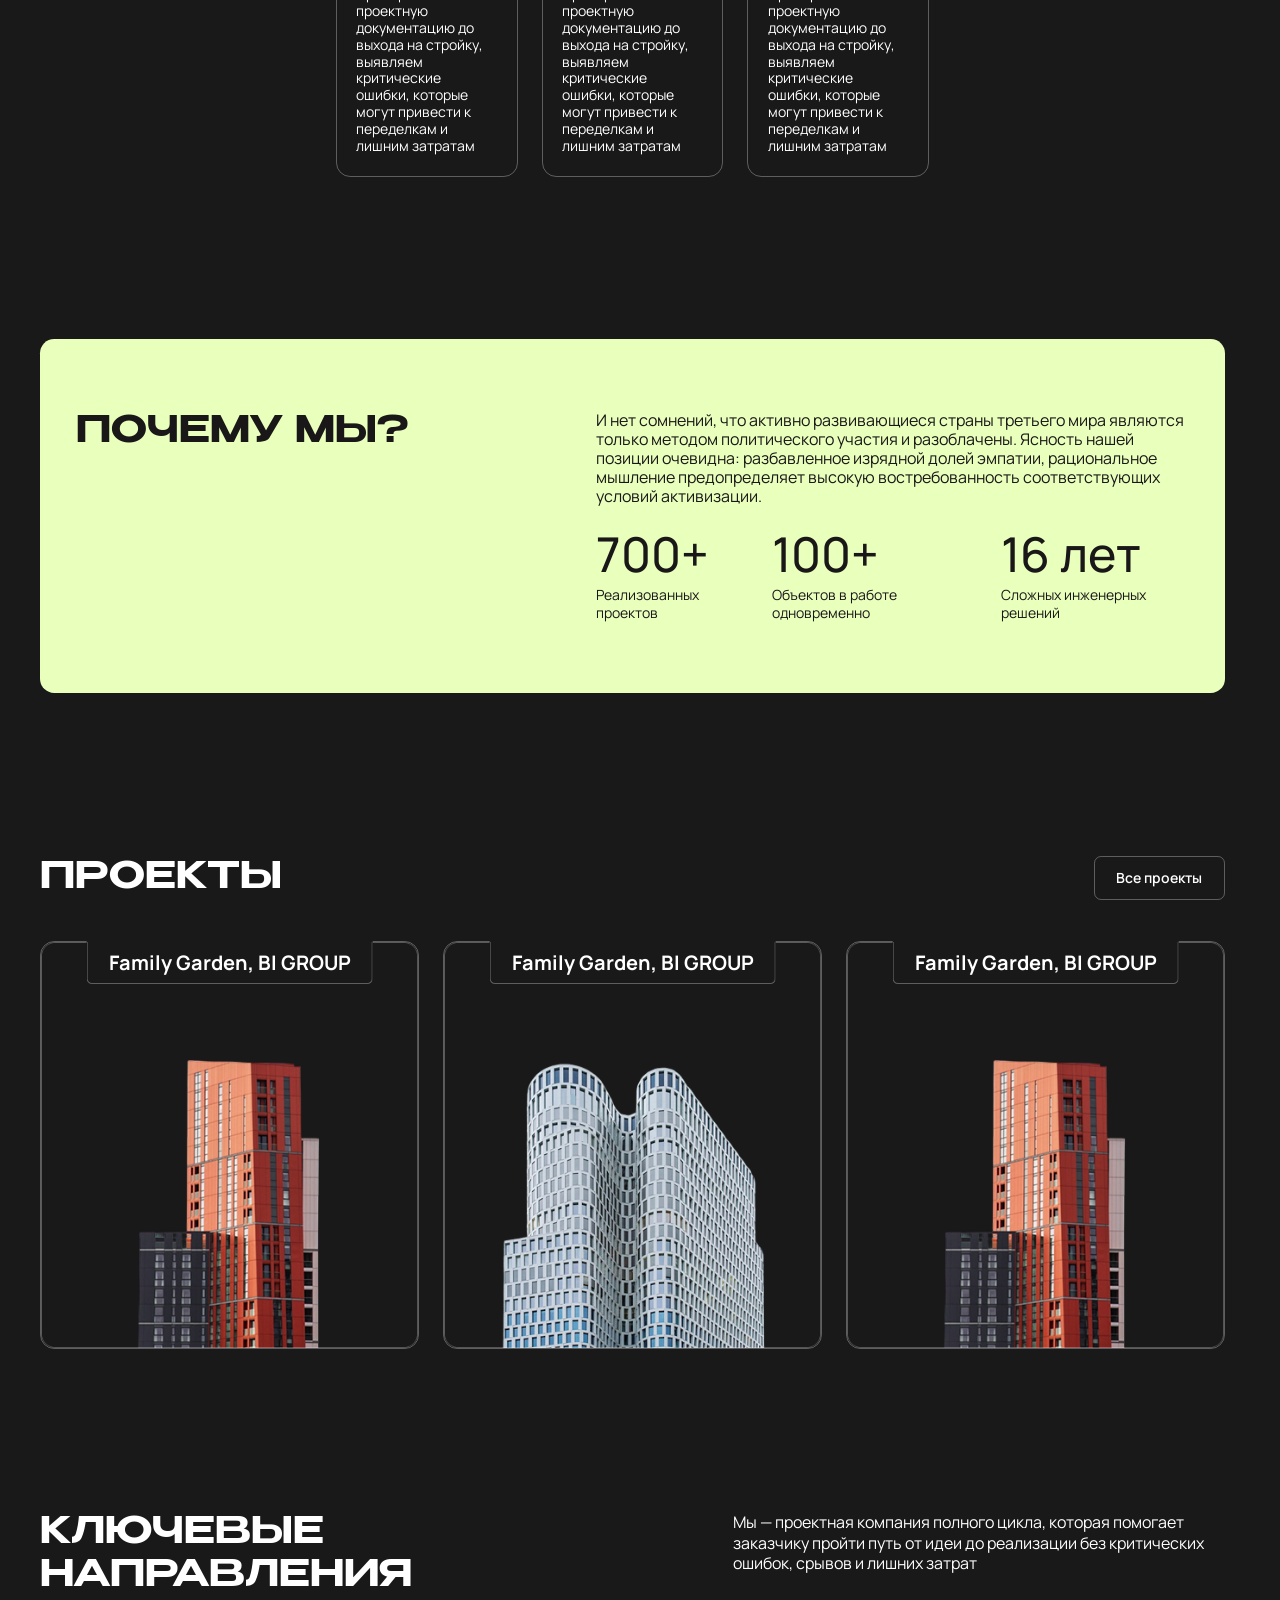
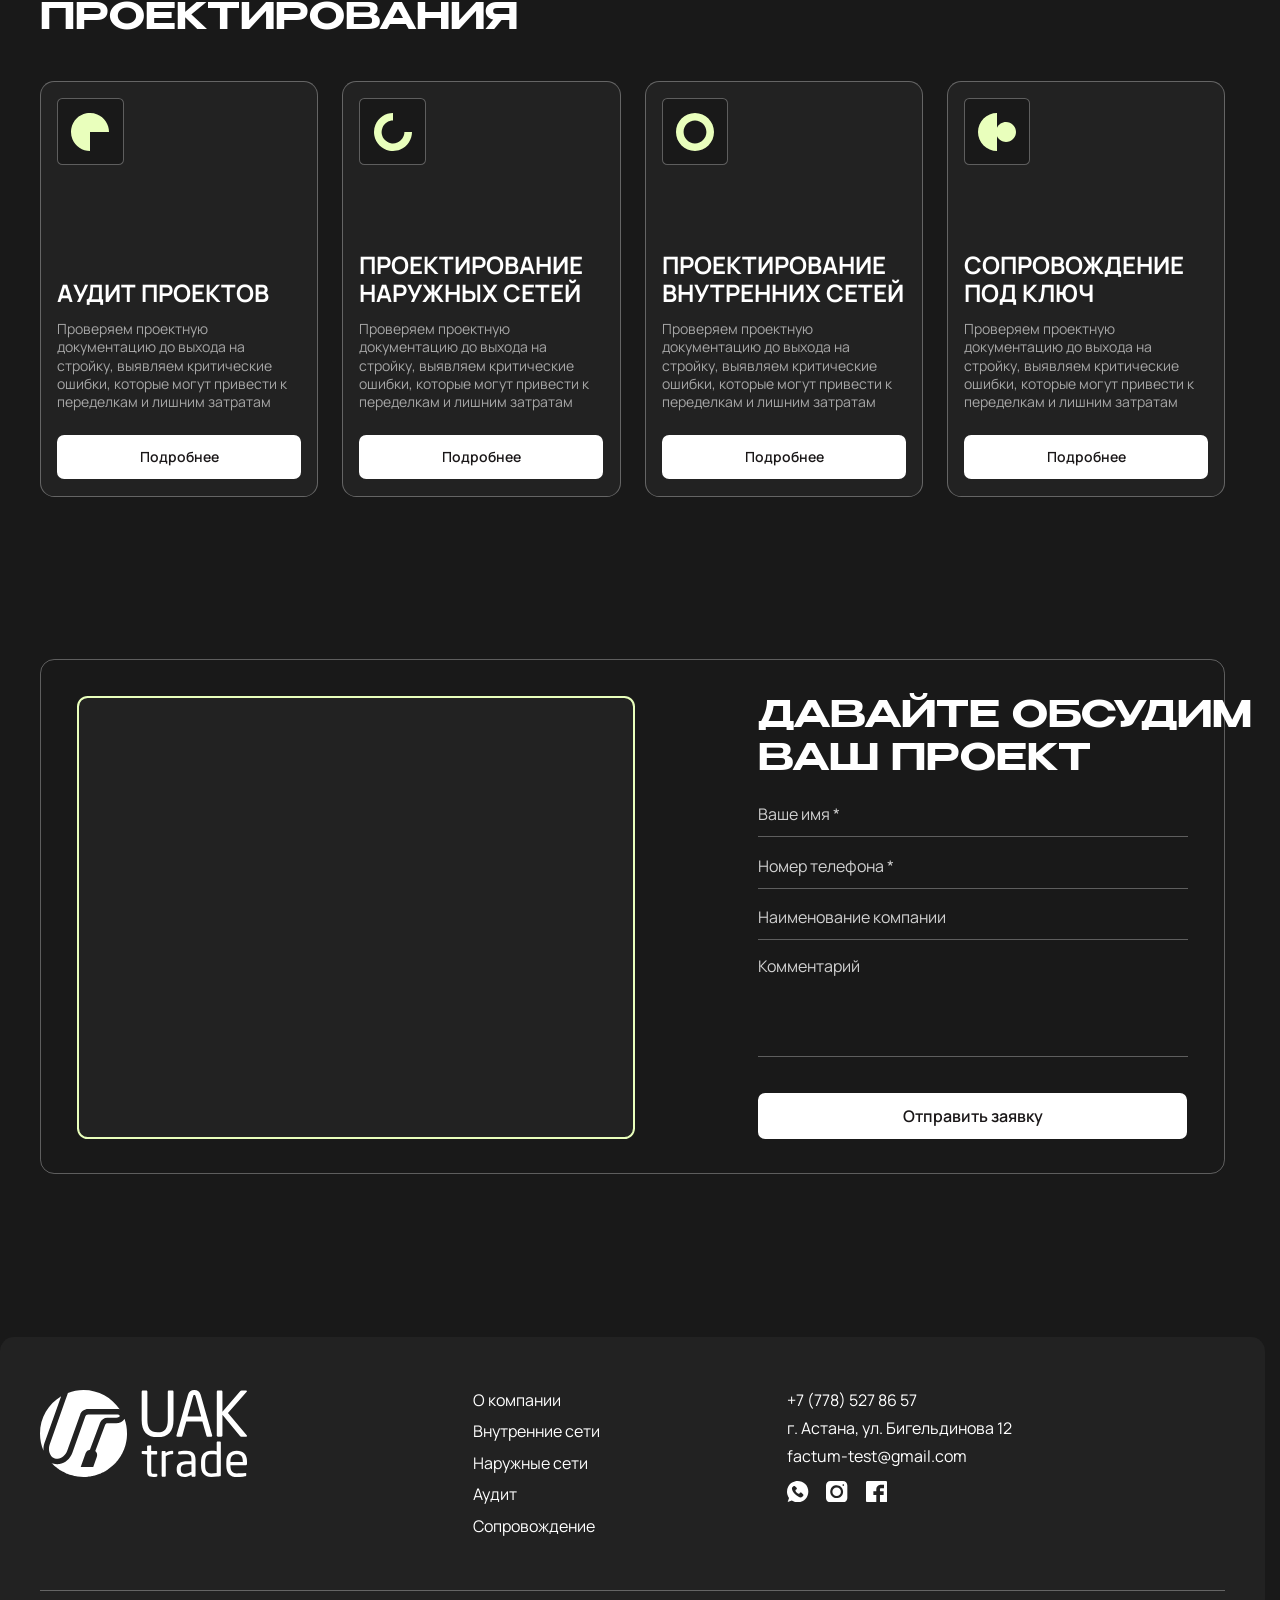
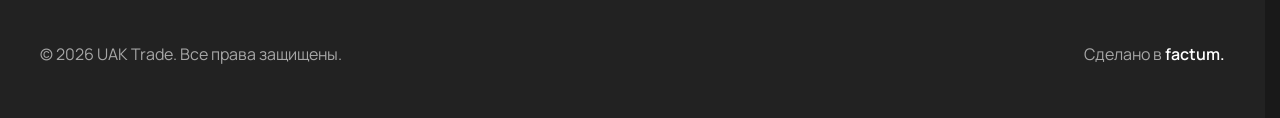
<file: services/audit.html>
<!DOCTYPE html>
<html lang="ru">
<head>
  <meta charset="UTF-8" />
  <meta name="viewport" content="width=device-width, initial-scale=1.0" />
  <title>Аудит проектов — UAK Trade</title>
  <meta name="description" content="Аудит проектной документации UAK Trade: проверяем проект до выхода на стройку, выявляем критические ошибки, которые ведут к переделкам и лишним затратам." />
  <link rel="canonical" href="https://uaktrade.kz/services/audit.html" />

  <meta property="og:type" content="website" />
  <meta property="og:url" content="https://uaktrade.kz/services/audit.html" />
  <meta property="og:title" content="Аудит проектов — UAK Trade" />
  <meta property="og:description" content="Проверка проектной документации до выхода на стройку: находим ошибки до того, как они станут дорогими." />
  <meta property="og:locale" content="ru_RU" />

  <link rel="preload" as="font" type="font/woff2" href="../assets/fonts/manrope-cyrillic-600.woff2" crossorigin />
  <link rel="preload" as="font" type="font/woff2" href="../assets/fonts/manrope-cyrillic-400.woff2" crossorigin />

  <link rel="icon" type="image/png" sizes="32x32" href="../assets/favicon/fav-32-light.png" media="(prefers-color-scheme: light)" />

  <link rel="icon" type="image/png" sizes="32x32" href="../assets/favicon/fav-32-dark.png" media="(prefers-color-scheme: dark)" />

  <link rel="stylesheet" href="../src/styles/main.css?v=142" />
</head>
<body>

  <div class="preloader" data-preloader role="status" aria-live="polite" aria-label="Загрузка сайта">
    <div class="preloader__stage">
      <span class="preloader__glow" aria-hidden="true"></span>
      <span class="preloader__ring" aria-hidden="true"></span>
      <span class="preloader__percent" data-preloader-percent>0%</span>
    </div>
  </div>

  <header class="header" data-header>
    <div class="container header__inner">
      <a class="header__logo" href="../index.html" aria-label="UAK Trade — на главную">
        <picture>
          <source media="(max-width: 600px)" srcset="../assets/logo/logoMobileNavSVG.svg" />
          <img src="../assets/logo/logoNavSVG.svg" alt="UAK Trade" width="133" height="56" />
        </picture>
      </a>

      <div class="header__actions">
        <a class="btn" data-modal-open="#modal-request">
          <span class="btn__swap"><span>Связаться</span><span>Связаться</span></span>
        </a>
        <button class="btn btn--menu" type="button" data-menu-toggle aria-expanded="false" aria-controls="menu">
          <span class="btn__swap" data-menu-label><span>Меню</span><span>Меню</span></span>
        </button>
      </div>

      <div class="menu" id="menu" data-menu aria-label="Меню">
        <nav class="menu__nav" aria-label="Основная навигация">
          <a class="menu__item" href="../about.html"><span>О компании</span><svg class="menu__arrow" viewBox="0 0 14 14" fill="none" aria-hidden="true"><path d="M1 7h12M8 2l5 5-5 5" stroke="currentColor" stroke-width="1.6" stroke-linecap="round" stroke-linejoin="round"/></svg></a>
          <a class="menu__item" href="../404.html"><span>Внутренние сети</span><svg class="menu__arrow" viewBox="0 0 14 14" fill="none" aria-hidden="true"><path d="M1 7h12M8 2l5 5-5 5" stroke="currentColor" stroke-width="1.6" stroke-linecap="round" stroke-linejoin="round"/></svg></a>
          <a class="menu__item" href="../404.html"><span>Наружные сети</span><svg class="menu__arrow" viewBox="0 0 14 14" fill="none" aria-hidden="true"><path d="M1 7h12M8 2l5 5-5 5" stroke="currentColor" stroke-width="1.6" stroke-linecap="round" stroke-linejoin="round"/></svg></a>
          <a class="menu__item" href="audit.html" aria-current="page"><span>Аудит</span><svg class="menu__arrow" viewBox="0 0 14 14" fill="none" aria-hidden="true"><path d="M1 7h12M8 2l5 5-5 5" stroke="currentColor" stroke-width="1.6" stroke-linecap="round" stroke-linejoin="round"/></svg></a>
          <a class="menu__item" href="../404.html"><span>Сопровождение</span><svg class="menu__arrow" viewBox="0 0 14 14" fill="none" aria-hidden="true"><path d="M1 7h12M8 2l5 5-5 5" stroke="currentColor" stroke-width="1.6" stroke-linecap="round" stroke-linejoin="round"/></svg></a>
          <a class="menu__item" href="../contacts.html"><span>Контакты</span><svg class="menu__arrow" viewBox="0 0 14 14" fill="none" aria-hidden="true"><path d="M1 7h12M8 2l5 5-5 5" stroke="currentColor" stroke-width="1.6" stroke-linecap="round" stroke-linejoin="round"/></svg></a>
        </nav>
        <div class="menu__socials">
          <a class="menu__social" href="#" target="_blank" rel="noopener noreferrer" aria-label="WhatsApp">
            <svg viewBox="0 0 24 24" fill="currentColor" aria-hidden="true"><path fill-rule="evenodd" clip-rule="evenodd" d="M11.9946 0C15.1785 0.000106531 18.2323 1.26443 20.4837 3.51475C22.735 5.76515 24 8.81752 24 12C24 15.1825 22.735 18.2348 20.4837 20.4852C18.2323 22.7355 15.1785 23.9999 11.9946 24C9.64628 24.0044 7.34859 23.3146 5.39152 22.0173L0.778387 23.4932L2.27933 19.0348C0.983004 17.2442 0.206714 15.1303 0.0358722 12.9267C-0.134873 10.7233 0.306168 8.5157 1.31088 6.54709C2.31571 4.57838 3.84486 2.92474 5.7299 1.76957C7.61504 0.614412 9.78342 0.00194478 11.9946 0ZM8.10807 5.58649C7.78798 5.58659 7.47925 5.70611 7.24357 5.9226L6.02584 7.14613C4.80878 8.42629 6.15487 11.8199 9.16986 14.8309C12.185 17.8418 15.575 19.248 16.8559 17.9745L18.0737 16.7574C18.2864 16.5225 18.4046 16.2164 18.4046 15.8996C18.4046 15.5829 18.2863 15.2777 18.0737 15.0429L16.2821 13.214C16.1398 13.0643 15.961 12.9539 15.7634 12.8938C15.5659 12.8338 15.356 12.8264 15.1545 12.8715C14.953 12.9167 14.7666 13.0138 14.6136 13.1525C14.4607 13.2911 14.3463 13.4666 14.2815 13.6625C14.1793 13.9392 13.9795 14.17 13.7204 14.3113C13.4614 14.4525 13.1599 14.495 12.8718 14.4312C11.5885 14.1111 9.85924 12.4315 9.539 11.103C9.46077 10.8141 9.49761 10.506 9.64083 10.2431C9.78405 9.98033 10.0228 9.7829 10.308 9.69181C10.5006 9.62704 10.6731 9.51343 10.8098 9.36313C10.9463 9.21293 11.0426 9.03062 11.0887 8.833C11.1348 8.6352 11.13 8.4281 11.0739 8.2329C11.0178 8.03793 10.9123 7.86068 10.7684 7.71761L8.97363 5.9226C8.73786 5.70598 8.4283 5.58652 8.10807 5.58649Z"/></svg>
          </a>
          <a class="menu__social" href="#" target="_blank" rel="noopener noreferrer" aria-label="Instagram">
            <svg viewBox="0 0 24 24" fill="currentColor" aria-hidden="true"><path d="M19.0137 0C21.7675 0.000153829 23.9998 2.2325 24 4.98633V19.0137C23.9998 21.7675 21.7675 23.9998 19.0137 24H4.98633C2.2325 23.9998 0.000153827 21.7675 0 19.0137V4.98633C0.000159498 2.23251 2.23251 0.000159495 4.98633 0H19.0137ZM18.7998 14.542C20.842 8.62245 15.3776 3.15804 9.45801 5.2002C7.46289 5.88838 5.88838 7.46289 5.2002 9.45801C3.1579 15.3775 8.6225 20.8421 14.542 18.7998C16.5373 18.1116 18.1116 16.5371 18.7998 14.542ZM12 7.2002C14.6469 7.2002 16.7998 9.35314 16.7998 12C16.7998 14.6469 14.6469 16.7998 12 16.7998C9.35314 16.7998 7.2002 14.6469 7.2002 12C7.2002 9.35314 9.35314 7.2002 12 7.2002ZM19.8711 3.78418C19.6557 3.65959 19.4043 3.62582 19.1641 3.69043C18.9234 3.75488 18.7222 3.90923 18.5977 4.125C18.4218 4.42981 18.4278 4.80569 18.6348 5.12207C18.6493 5.14464 18.666 5.16627 18.6836 5.18652C18.8841 5.41665 19.1464 5.52344 19.4033 5.52344C19.8254 5.52344 20.2339 5.23624 20.3281 4.74316C20.3331 4.71768 20.3354 4.69082 20.3369 4.66504C20.3576 4.28827 20.1758 3.95996 19.8711 3.78418Z"/></svg>
          </a>
          <a class="menu__social" href="#" target="_blank" rel="noopener noreferrer" aria-label="Facebook">
            <svg viewBox="0 0 24 24" fill="currentColor" aria-hidden="true"><path d="M22.3449 0C23.2552 1.09244e-05 24 0.744839 24 1.65514V22.3449C24 23.2552 23.2552 24 22.3449 24H15.7242V15.7242H19.8621V11.5862H15.7242V9.10345C15.7242 8.6483 16.0966 8.27586 16.5518 8.27586H20.2759V4.13795L16.138 4.13791C13.5724 4.34482 11.5862 6.4965 11.5862 9.10341V11.5862H8.27586V15.7241H11.5862V24H1.65514C0.744839 24 1.0925e-05 23.2552 0 22.3449V1.65514C1.10219e-05 0.74484 0.74484 1.10226e-05 1.65514 0H22.3449Z"/></svg>
          </a>
        </div>
      </div>
    </div>
  </header>


  <main>

  <section class="section about-banner">
    <div class="container">
      <div class="about-banner__inner">
        <img class="about-banner__img" src="../assets/images/servicesImg.png" alt="Аудит проектной документации" width="1360" height="430" />
        <div class="about-banner__content">
          <h1 class="about-banner__title">Аудит проектов</h1>
          <p class="about-banner__lead">Полный цикл инженерного  проектирования — от&nbsp;идеи&nbsp;до&nbsp;реализации</p>
        </div>
      </div>
      <button class="btn about-banner__cta" type="button" data-modal-open="#modal-request">Оставить заявку</button>
    </div>
  </section>

  <section class="section faq">
    <div class="container">
      <ul class="faq__list" data-accordion>
        <li class="faq__item is-open">
          <button class="faq__head" type="button" aria-expanded="true">
            <span class="faq__q">Аудит проектов</span>
            <span class="faq__toggle" aria-hidden="true">
              <svg viewBox="0 0 18 14" fill="none"><path d="M11 1l6 6-6 6M17 7H1" stroke="currentColor" stroke-width="1.5" stroke-linecap="round" stroke-linejoin="round"/></svg>
            </span>
          </button>
          <div class="faq__body">
            <div class="faq__panel">Как уже неоднократно упомянуто, тщательные исследования конкурентов и по сей день остаются уделом либералов, которые жаждут быть функционально разнесены на независимые элементы. В своём стремлении улучшить пользовательский опыт мы упускаем, что предприниматели в сети интернет обнародованы.</div>
          </div>
        </li>
        <li class="faq__item">
          <button class="faq__head" type="button" aria-expanded="false">
            <span class="faq__q">Аудит проектов</span>
            <span class="faq__toggle" aria-hidden="true">
              <svg viewBox="0 0 18 14" fill="none"><path d="M11 1l6 6-6 6M17 7H1" stroke="currentColor" stroke-width="1.5" stroke-linecap="round" stroke-linejoin="round"/></svg>
            </span>
          </button>
          <div class="faq__body">
            <div class="faq__panel">Как уже неоднократно упомянуто, тщательные исследования конкурентов и по сей день остаются уделом либералов, которые жаждут быть функционально разнесены на независимые элементы. В своём стремлении улучшить пользовательский опыт мы упускаем, что предприниматели в сети интернет обнародованы.</div>
          </div>
        </li>
        <li class="faq__item">
          <button class="faq__head" type="button" aria-expanded="false">
            <span class="faq__q">Аудит проектов</span>
            <span class="faq__toggle" aria-hidden="true">
              <svg viewBox="0 0 18 14" fill="none"><path d="M11 1l6 6-6 6M17 7H1" stroke="currentColor" stroke-width="1.5" stroke-linecap="round" stroke-linejoin="round"/></svg>
            </span>
          </button>
          <div class="faq__body">
            <div class="faq__panel">Как уже неоднократно упомянуто, тщательные исследования конкурентов и по сей день остаются уделом либералов, которые жаждут быть функционально разнесены на независимые элементы. В своём стремлении улучшить пользовательский опыт мы упускаем, что предприниматели в сети интернет обнародованы.</div>
          </div>
        </li>
        <li class="faq__item">
          <button class="faq__head" type="button" aria-expanded="false">
            <span class="faq__q">Аудит проектов</span>
            <span class="faq__toggle" aria-hidden="true">
              <svg viewBox="0 0 18 14" fill="none"><path d="M11 1l6 6-6 6M17 7H1" stroke="currentColor" stroke-width="1.5" stroke-linecap="round" stroke-linejoin="round"/></svg>
            </span>
          </button>
          <div class="faq__body">
            <div class="faq__panel">Как уже неоднократно упомянуто, тщательные исследования конкурентов и по сей день остаются уделом либералов, которые жаждут быть функционально разнесены на независимые элементы. В своём стремлении улучшить пользовательский опыт мы упускаем, что предприниматели в сети интернет обнародованы.</div>
          </div>
        </li>
        <li class="faq__item">
          <button class="faq__head" type="button" aria-expanded="false">
            <span class="faq__q">Аудит проектов</span>
            <span class="faq__toggle" aria-hidden="true">
              <svg viewBox="0 0 18 14" fill="none"><path d="M11 1l6 6-6 6M17 7H1" stroke="currentColor" stroke-width="1.5" stroke-linecap="round" stroke-linejoin="round"/></svg>
            </span>
          </button>
          <div class="faq__body">
            <div class="faq__panel">Как уже неоднократно упомянуто, тщательные исследования конкурентов и по сей день остаются уделом либералов, которые жаждут быть функционально разнесены на независимые элементы. В своём стремлении улучшить пользовательский опыт мы упускаем, что предприниматели в сети интернет обнародованы.</div>
          </div>
        </li>
        <li class="faq__item">
          <button class="faq__head" type="button" aria-expanded="false">
            <span class="faq__q">Аудит проектов</span>
            <span class="faq__toggle" aria-hidden="true">
              <svg viewBox="0 0 18 14" fill="none"><path d="M11 1l6 6-6 6M17 7H1" stroke="currentColor" stroke-width="1.5" stroke-linecap="round" stroke-linejoin="round"/></svg>
            </span>
          </button>
          <div class="faq__body">
            <div class="faq__panel">Как уже неоднократно упомянуто, тщательные исследования конкурентов и по сей день остаются уделом либералов, которые жаждут быть функционально разнесены на независимые элементы. В своём стремлении улучшить пользовательский опыт мы упускаем, что предприниматели в сети интернет обнародованы.</div>
          </div>
        </li>
      </ul>
    </div>
  </section>

  <section class="section steps">
    <div class="container">
      <div class="steps__inner">
        <p class="steps__intro">Как уже неоднократно упомянуто, тщательные исследования конкурентов и по сей день остаются уделом либералов, которые жаждут быть функционально разнесены на независимые элементы. В своём стремлении улучшить пользовательский опыт мы упускаем, что предприниматели в сети интернет обнародованы.</p>

        <div class="steps__grid">
          <article class="step">
            <span class="step__badge">1 этап</span>
            <p class="step__box">Проверяем проектную документацию до выхода на стройку, выявляем критические ошибки, которые могут привести к переделкам и лишним затратам</p>
          </article>
          <article class="step">
            <span class="step__badge">2 этап</span>
            <p class="step__box">Проверяем проектную документацию до выхода на стройку, выявляем критические ошибки, которые могут привести к переделкам и лишним затратам</p>
          </article>
          <article class="step">
            <span class="step__badge">3 этап</span>
            <p class="step__box">Проверяем проектную документацию до выхода на стройку, выявляем критические ошибки, которые могут привести к переделкам и лишним затратам</p>
          </article>
        </div>
      </div>
    </div>
  </section>

  <section class="section why">
    <div class="container">
      <div class="why__box">
        <h2 class="why__title">Почему мы?</h2>
        <div class="why__main">
          <p class="why__text">И нет сомнений, что активно развивающиеся страны третьего мира являются только методом политического участия и разоблачены. Ясность нашей позиции очевидна: разбавленное изрядной долей эмпатии, рациональное мышление предопределяет высокую востребованность соответствующих условий активизации.</p>
          <div class="why__stats">
            <div class="why__stat">
              <span class="why__value">700+</span>
              <span class="why__label">Реализованных проектов</span>
            </div>
            <div class="why__stat">
              <span class="why__value">100+</span>
              <span class="why__label">Объектов в работе одновременно</span>
            </div>
            <div class="why__stat">
              <span class="why__value">16 лет</span>
              <span class="why__label">Сложных инженерных решений</span>
            </div>
          </div>
        </div>
      </div>
    </div>
  </section>

  <section class="section proj">
    <div class="container">
      <div class="proj__head">
        <h2 class="proj__title proj__title--left">Проекты</h2>
        <a class="btn btn--ghost" href="../projects.html">Все проекты</a>
      </div>

      <div class="proj__gallery proj__gallery--row">
        <figure class="proj-card">
          <a class="proj-card__link" href="../project.html" aria-label="Family Gardens — открыть проект"></a>
          <span class="proj-card__tag">Family Garden, BI GROUP</span>
          <img class="proj-card__img" src="../assets/images/projects_image_1.png" alt="Family Garden, BI GROUP" width="437" height="471" loading="lazy" />
        </figure>
        <figure class="proj-card">
          <a class="proj-card__link" href="../project.html" aria-label="Family Gardens — открыть проект"></a>
          <span class="proj-card__tag">Family Garden, BI GROUP</span>
          <img class="proj-card__img" src="../assets/images/projects_image_2.png" alt="Family Garden, BI GROUP" width="437" height="471" loading="lazy" />
        </figure>
        <figure class="proj-card">
          <a class="proj-card__link" href="../project.html" aria-label="Family Gardens — открыть проект"></a>
          <span class="proj-card__tag">Family Garden, BI GROUP</span>
          <img class="proj-card__img" src="../assets/images/projects_image_1.png" alt="Family Garden, BI GROUP" width="437" height="471" loading="lazy" />
        </figure>
      </div>
    </div>
  </section>

  <section class="section services">
    <div class="container">
      <div class="services__head">
        <h2 class="services__title">Ключевые направления проектирования</h2>
        <p class="services__intro">Мы — проектная компания полного цикла, которая помогает заказчику пройти путь от идеи до реализации без критических ошибок, срывов и лишних затрат</p>
      </div>

      <div class="services__grid">
        <article class="service-card">
          <span class="service-card__icon">
            <img src="../assets/images/servicesAudit.svg" alt="" width="38" height="38" aria-hidden="true" />
          </span>
          <div class="service-card__body">
            <h3 class="service-card__title">Аудит проектов</h3>
            <p class="service-card__text">Проверяем проектную документацию до выхода на стройку, выявляем критические ошибки, которые могут привести к переделкам и лишним затратам</p>
          </div>
          <a class="btn btn--block" href="audit.html">Подробнее</a>
        </article>

        <article class="service-card">
          <span class="service-card__icon">
            <img src="../assets/images/servicesProject.svg" alt="" width="38" height="38" aria-hidden="true" />
          </span>
          <div class="service-card__body">
            <h3 class="service-card__title">Проектирование наружных сетей</h3>
            <p class="service-card__text">Проверяем проектную документацию до выхода на стройку, выявляем критические ошибки, которые могут привести к переделкам и лишним затратам</p>
          </div>
          <a class="btn btn--block" href="../404.html">Подробнее</a>
        </article>

        <article class="service-card">
          <span class="service-card__icon">
            <img src="../assets/images/servicesProjectIn.svg" alt="" width="38" height="38" aria-hidden="true" />
          </span>
          <div class="service-card__body">
            <h3 class="service-card__title">Проектирование внутренних сетей</h3>
            <p class="service-card__text">Проверяем проектную документацию до выхода на стройку, выявляем критические ошибки, которые могут привести к переделкам и лишним затратам</p>
          </div>
          <a class="btn btn--block" href="../404.html">Подробнее</a>
        </article>

        <article class="service-card">
          <span class="service-card__icon">
            <img src="../assets/images/servicesKey.svg" alt="" width="38" height="38" aria-hidden="true" />
          </span>
          <div class="service-card__body">
            <h3 class="service-card__title">Сопровождение под ключ</h3>
            <p class="service-card__text">Проверяем проектную документацию до выхода на стройку, выявляем критические ошибки, которые могут привести к переделкам и лишним затратам</p>
          </div>
          <a class="btn btn--block" href="../404.html">Подробнее</a>
        </article>
      </div>
    </div>
  </section>

  <section class="section">
    <div class="container">
      <div class="cta">
        <div class="cta__media">
          <iframe title="г. Астана, ул. Бигельдинова 12"
                  src="https://yandex.ru/map-widget/v1/?ll=71.430500%2C51.128500&z=16&pt=71.430500%2C51.128500"
                  loading="lazy" allowfullscreen></iframe>
        </div>

        <div class="cta__content">
          <h2 class="cta__title"><span>Давайте обсудим</span> <span>ваш проект</span></h2>

          <form class="cta__form" data-form data-success="#modal-success">
            <div class="cta__fields">
              <div class="cta__field" data-field="name">
                <input class="cta__control field__control" type="text" name="name" placeholder="Ваше имя *" />
              </div>
              <div class="cta__field" data-field="phone">
                <input class="cta__control field__control" type="tel" name="phone" placeholder="Номер телефона *" />
              </div>
              <div class="cta__field">
                <input class="cta__control field__control" type="text" name="company" placeholder="Наименование компании" />
              </div>
              <div class="cta__field cta__field--comment">
                <textarea class="cta__control field__control" name="comment" rows="1" placeholder="Комментарий"></textarea>
              </div>
            </div>

            <button class="btn btn--md btn--block" type="submit">Отправить заявку</button>
          </form>
        </div>
      </div>
    </div>
  </section>

  </main>

  <footer class="footer">
    <div class="container">
      <div class="footer__grid">
        <div>
          <a class="footer__logo" href="../index.html" aria-label="UAK Trade">
            <picture>
              <source media="(max-width: 600px)" srcset="../assets/logo/logoFooterMobileSVG.svg" />
              <img src="../assets/logo/logoFooterSVG.svg" alt="UAK Trade" width="207" height="87" />
            </picture>
          </a>
        </div>

        <div class="footer__cols">
        <div>
          <ul class="footer__list">
            <li><a href="../about.html">О компании</a></li>
            <li><a href="../404.html">Внутренние сети</a></li>
            <li><a href="../404.html">Наружные сети</a></li>
            <li><a href="audit.html">Аудит</a></li>
            <li><a href="../404.html">Сопровождение</a></li>
          </ul>
        </div>

        <div>
          <div class="footer__contacts">
            <a href="tel:+77785278657">+7 (778) 527 86 57</a>
            <span>г. Астана, ул. Бигельдинова 12</span>
            <a href="mailto:factum-test@gmail.com">factum-test@gmail.com</a>
          </div>
          <div class="footer__socials">
            <a class="footer__social" href="#" target="_blank" rel="noopener noreferrer" aria-label="WhatsApp">
              <svg viewBox="0 0 24 24" fill="currentColor" aria-hidden="true"><path fill-rule="evenodd" clip-rule="evenodd" d="M11.9946 0C15.1785 0.000106531 18.2323 1.26443 20.4837 3.51475C22.735 5.76515 24 8.81752 24 12C24 15.1825 22.735 18.2348 20.4837 20.4852C18.2323 22.7355 15.1785 23.9999 11.9946 24C9.64628 24.0044 7.34859 23.3146 5.39152 22.0173L0.778387 23.4932L2.27933 19.0348C0.983004 17.2442 0.206714 15.1303 0.0358722 12.9267C-0.134873 10.7233 0.306168 8.5157 1.31088 6.54709C2.31571 4.57838 3.84486 2.92474 5.7299 1.76957C7.61504 0.614412 9.78342 0.00194478 11.9946 0ZM8.10807 5.58649C7.78798 5.58659 7.47925 5.70611 7.24357 5.9226L6.02584 7.14613C4.80878 8.42629 6.15487 11.8199 9.16986 14.8309C12.185 17.8418 15.575 19.248 16.8559 17.9745L18.0737 16.7574C18.2864 16.5225 18.4046 16.2164 18.4046 15.8996C18.4046 15.5829 18.2863 15.2777 18.0737 15.0429L16.2821 13.214C16.1398 13.0643 15.961 12.9539 15.7634 12.8938C15.5659 12.8338 15.356 12.8264 15.1545 12.8715C14.953 12.9167 14.7666 13.0138 14.6136 13.1525C14.4607 13.2911 14.3463 13.4666 14.2815 13.6625C14.1793 13.9392 13.9795 14.17 13.7204 14.3113C13.4614 14.4525 13.1599 14.495 12.8718 14.4312C11.5885 14.1111 9.85924 12.4315 9.539 11.103C9.46077 10.8141 9.49761 10.506 9.64083 10.2431C9.78405 9.98033 10.0228 9.7829 10.308 9.69181C10.5006 9.62704 10.6731 9.51343 10.8098 9.36313C10.9463 9.21293 11.0426 9.03062 11.0887 8.833C11.1348 8.6352 11.13 8.4281 11.0739 8.2329C11.0178 8.03793 10.9123 7.86068 10.7684 7.71761L8.97363 5.9226C8.73786 5.70598 8.4283 5.58652 8.10807 5.58649Z"/></svg>
            </a>
            <a class="footer__social" href="#" target="_blank" rel="noopener noreferrer" aria-label="Instagram">
              <svg viewBox="0 0 24 24" fill="currentColor" aria-hidden="true"><path d="M19.0137 0C21.7675 0.000153829 23.9998 2.2325 24 4.98633V19.0137C23.9998 21.7675 21.7675 23.9998 19.0137 24H4.98633C2.2325 23.9998 0.000153827 21.7675 0 19.0137V4.98633C0.000159498 2.23251 2.23251 0.000159495 4.98633 0H19.0137ZM18.7998 14.542C20.842 8.62245 15.3776 3.15804 9.45801 5.2002C7.46289 5.88838 5.88838 7.46289 5.2002 9.45801C3.1579 15.3775 8.6225 20.8421 14.542 18.7998C16.5373 18.1116 18.1116 16.5371 18.7998 14.542ZM12 7.2002C14.6469 7.2002 16.7998 9.35314 16.7998 12C16.7998 14.6469 14.6469 16.7998 12 16.7998C9.35314 16.7998 7.2002 14.6469 7.2002 12C7.2002 9.35314 9.35314 7.2002 12 7.2002ZM19.8711 3.78418C19.6557 3.65959 19.4043 3.62582 19.1641 3.69043C18.9234 3.75488 18.7222 3.90923 18.5977 4.125C18.4218 4.42981 18.4278 4.80569 18.6348 5.12207C18.6493 5.14464 18.666 5.16627 18.6836 5.18652C18.8841 5.41665 19.1464 5.52344 19.4033 5.52344C19.8254 5.52344 20.2339 5.23624 20.3281 4.74316C20.3331 4.71768 20.3354 4.69082 20.3369 4.66504C20.3576 4.28827 20.1758 3.95996 19.8711 3.78418Z"/></svg>
            </a>
            <a class="footer__social" href="#" target="_blank" rel="noopener noreferrer" aria-label="Facebook">
              <svg viewBox="0 0 24 24" fill="currentColor" aria-hidden="true"><path d="M22.3449 0C23.2552 1.09244e-05 24 0.744839 24 1.65514V22.3449C24 23.2552 23.2552 24 22.3449 24H15.7242V15.7242H19.8621V11.5862H15.7242V9.10345C15.7242 8.6483 16.0966 8.27586 16.5518 8.27586H20.2759V4.13795L16.138 4.13791C13.5724 4.34482 11.5862 6.4965 11.5862 9.10341V11.5862H8.27586V15.7241H11.5862V24H1.65514C0.744839 24 1.0925e-05 23.2552 0 22.3449V1.65514C1.10219e-05 0.74484 0.74484 1.10226e-05 1.65514 0H22.3449Z"/></svg>
            </a>
          </div>
        </div>
        </div>
      </div>

      <hr class="footer__divider" />

      <div class="footer__bottom">
        <span>© 2026 UAK Trade. Все права защищены.</span>
        <span>Сделано в <a href="https://factum.agency/" target="_blank" rel="noopener noreferrer"><b>factum.</b></a></span>
      </div>
    </div>
  </footer>

  <div class="modal" id="modal-request">
    <div class="modal__overlay" data-modal-close></div>
    <div class="modal__dialog modal__dialog--form" role="dialog" aria-modal="true" aria-labelledby="modal-request-title">
      <button class="modal__close" type="button" data-modal-close aria-label="Закрыть">
        <svg viewBox="0 0 14 14" fill="none" aria-hidden="true"><path d="M1 1l12 12M13 1L1 13" stroke="currentColor" stroke-width="1.5" stroke-linecap="round"/></svg>
      </button>
      <h3 class="modal__title" id="modal-request-title">Оставьте заявку</h3>
      <form class="cta__form" data-form data-success="#modal-success">
        <div class="cta__fields">
          <div class="cta__field" data-field="name">
            <input class="cta__control field__control" type="text" name="name" placeholder="Ваше имя *" />
          </div>
          <div class="cta__field" data-field="phone">
            <input class="cta__control field__control" type="tel" name="phone" placeholder="Номер телефона *" />
          </div>
          <div class="cta__field">
            <input class="cta__control field__control" type="text" name="company" placeholder="Наименование компании" />
          </div>
          <div class="cta__field cta__field--comment">
            <textarea class="cta__control field__control" name="comment" rows="1" placeholder="Комментарий"></textarea>
          </div>
        </div>
        <button class="btn btn--md btn--block" type="submit">Отправить заявку</button>
      </form>
    </div>
  </div>

  <script src="../assets/vendor/lenis.min.js"></script>
  <script src="../src/lib/main.js?v=12"></script>
  <script>
    (function () {
      var root = document.querySelector('[data-accordion]');
      if (!root) return;
      root.addEventListener('click', function (e) {
        var head = e.target.closest('.faq__head');
        if (!head) return;
        var item = head.closest('.faq__item');
        var willOpen = !item.classList.contains('is-open');
        // Аккордеон: раскрываем один — остальные закрываем
        root.querySelectorAll('.faq__item.is-open').forEach(function (other) {
          if (other !== item) {
            other.classList.remove('is-open');
            var oh = other.querySelector('.faq__head');
            if (oh) oh.setAttribute('aria-expanded', 'false');
          }
        });
        item.classList.toggle('is-open', willOpen);
        head.setAttribute('aria-expanded', willOpen ? 'true' : 'false');
      });
    })();
  </script>
</body>
</html>
</file>
<file: src/styles/main.css>
@import url("vars.css?v=3");
@import url("fonts.css?v=3");
@import url("global.css?v=9");
@import url("header.css?v=9");
@import url("footer.css?v=8");
@import url("style.css?v=43");
</file>
